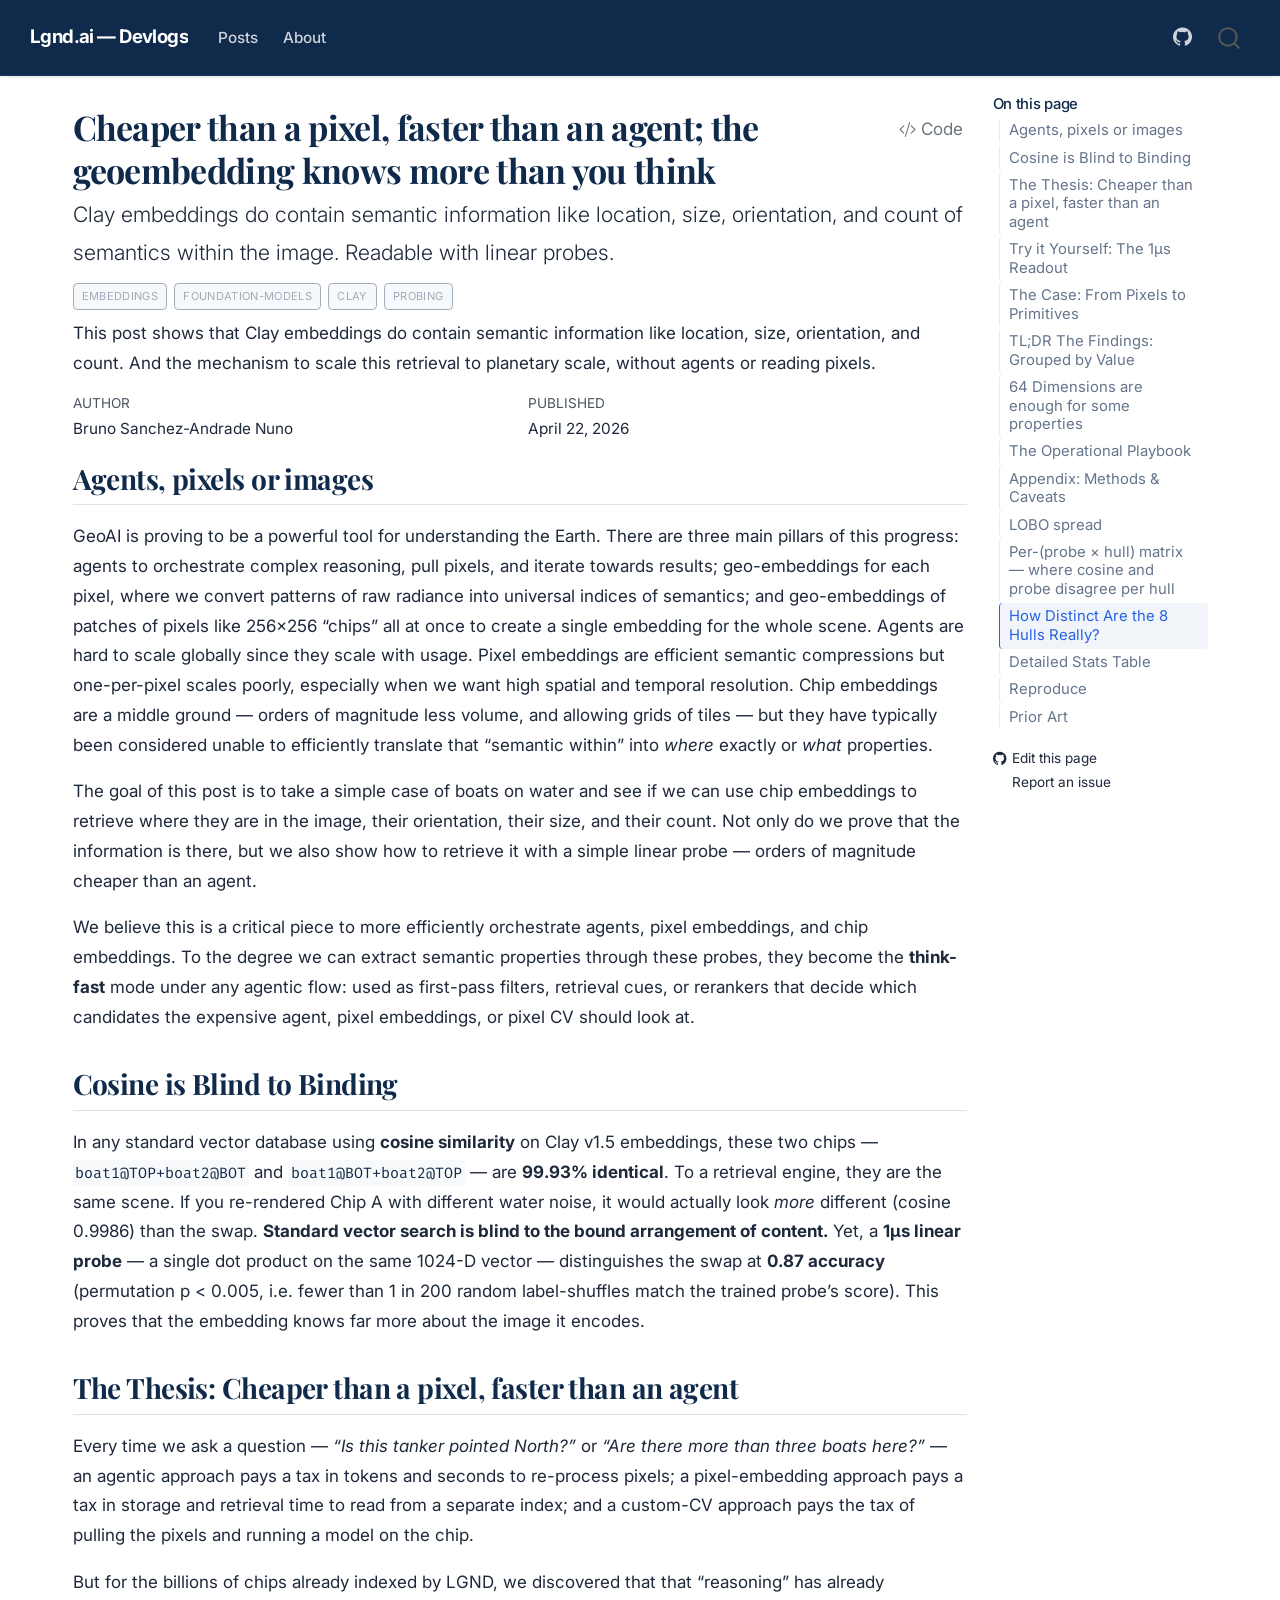
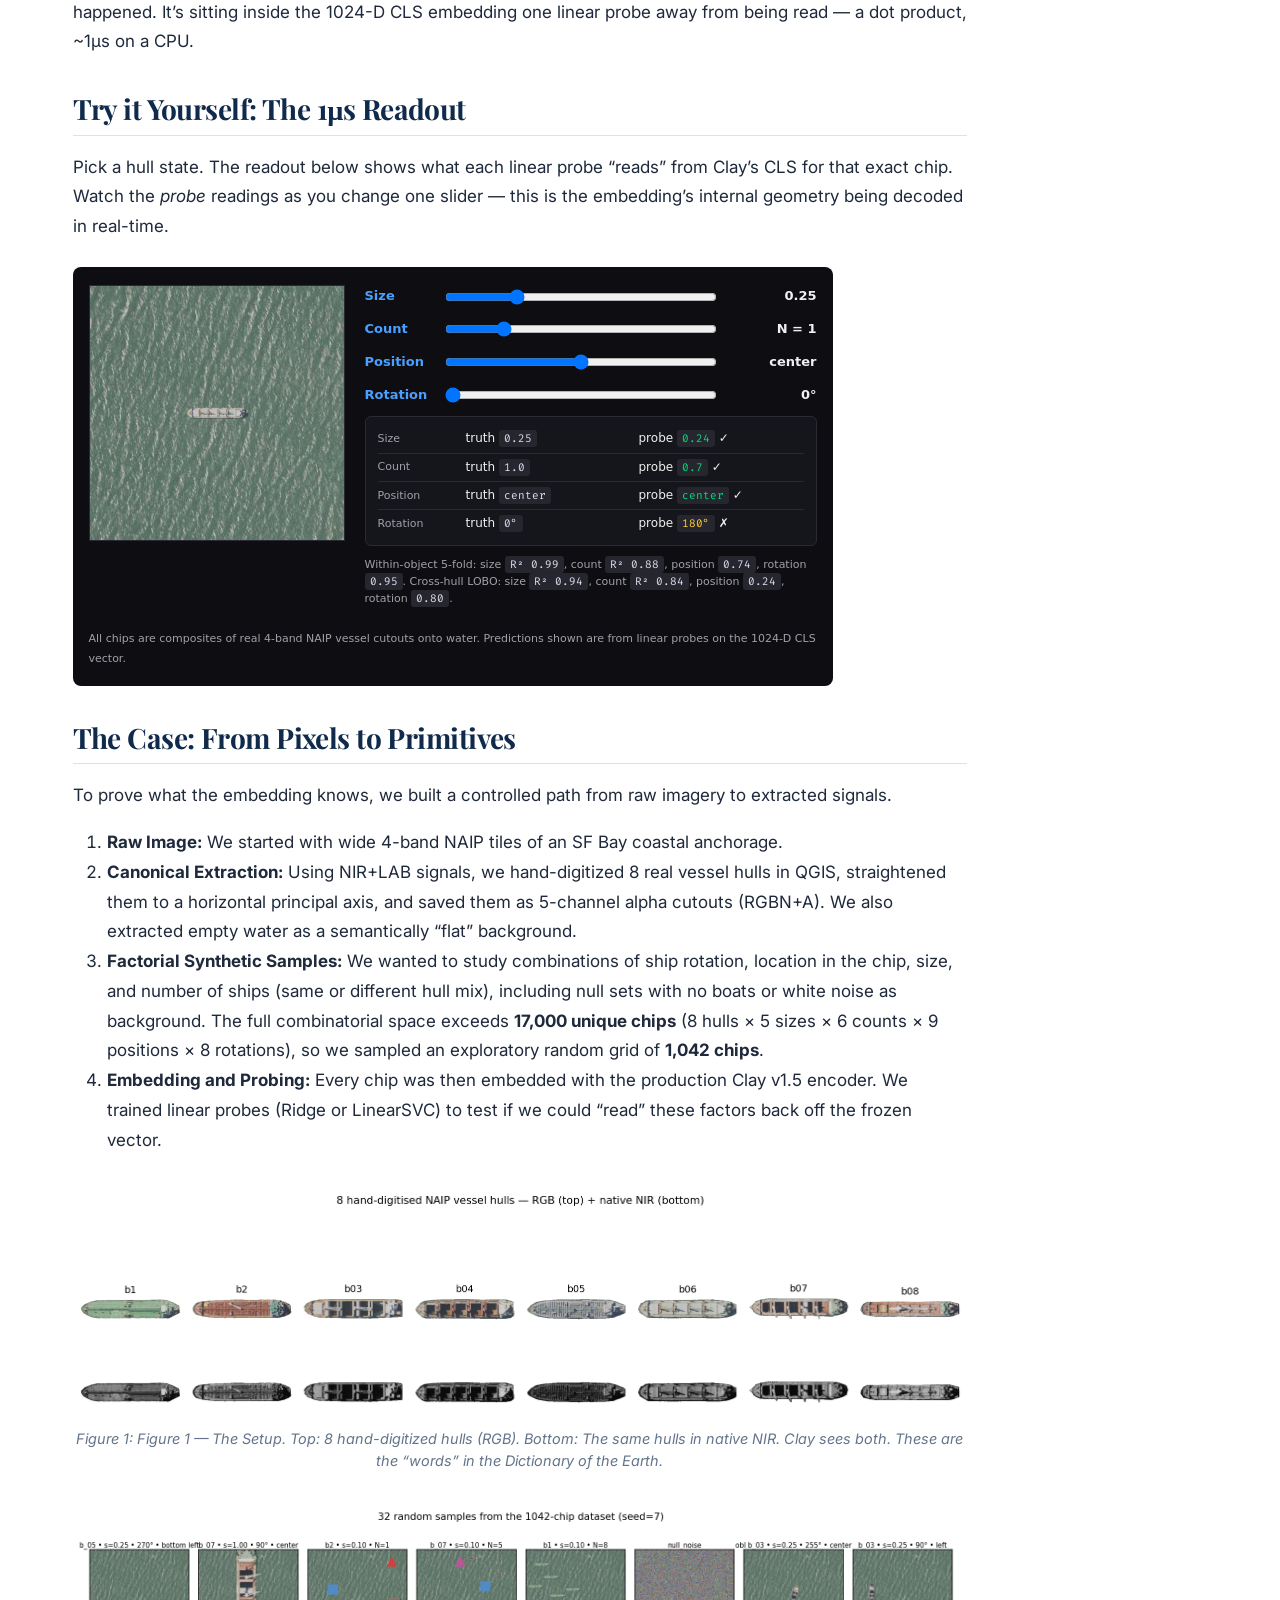
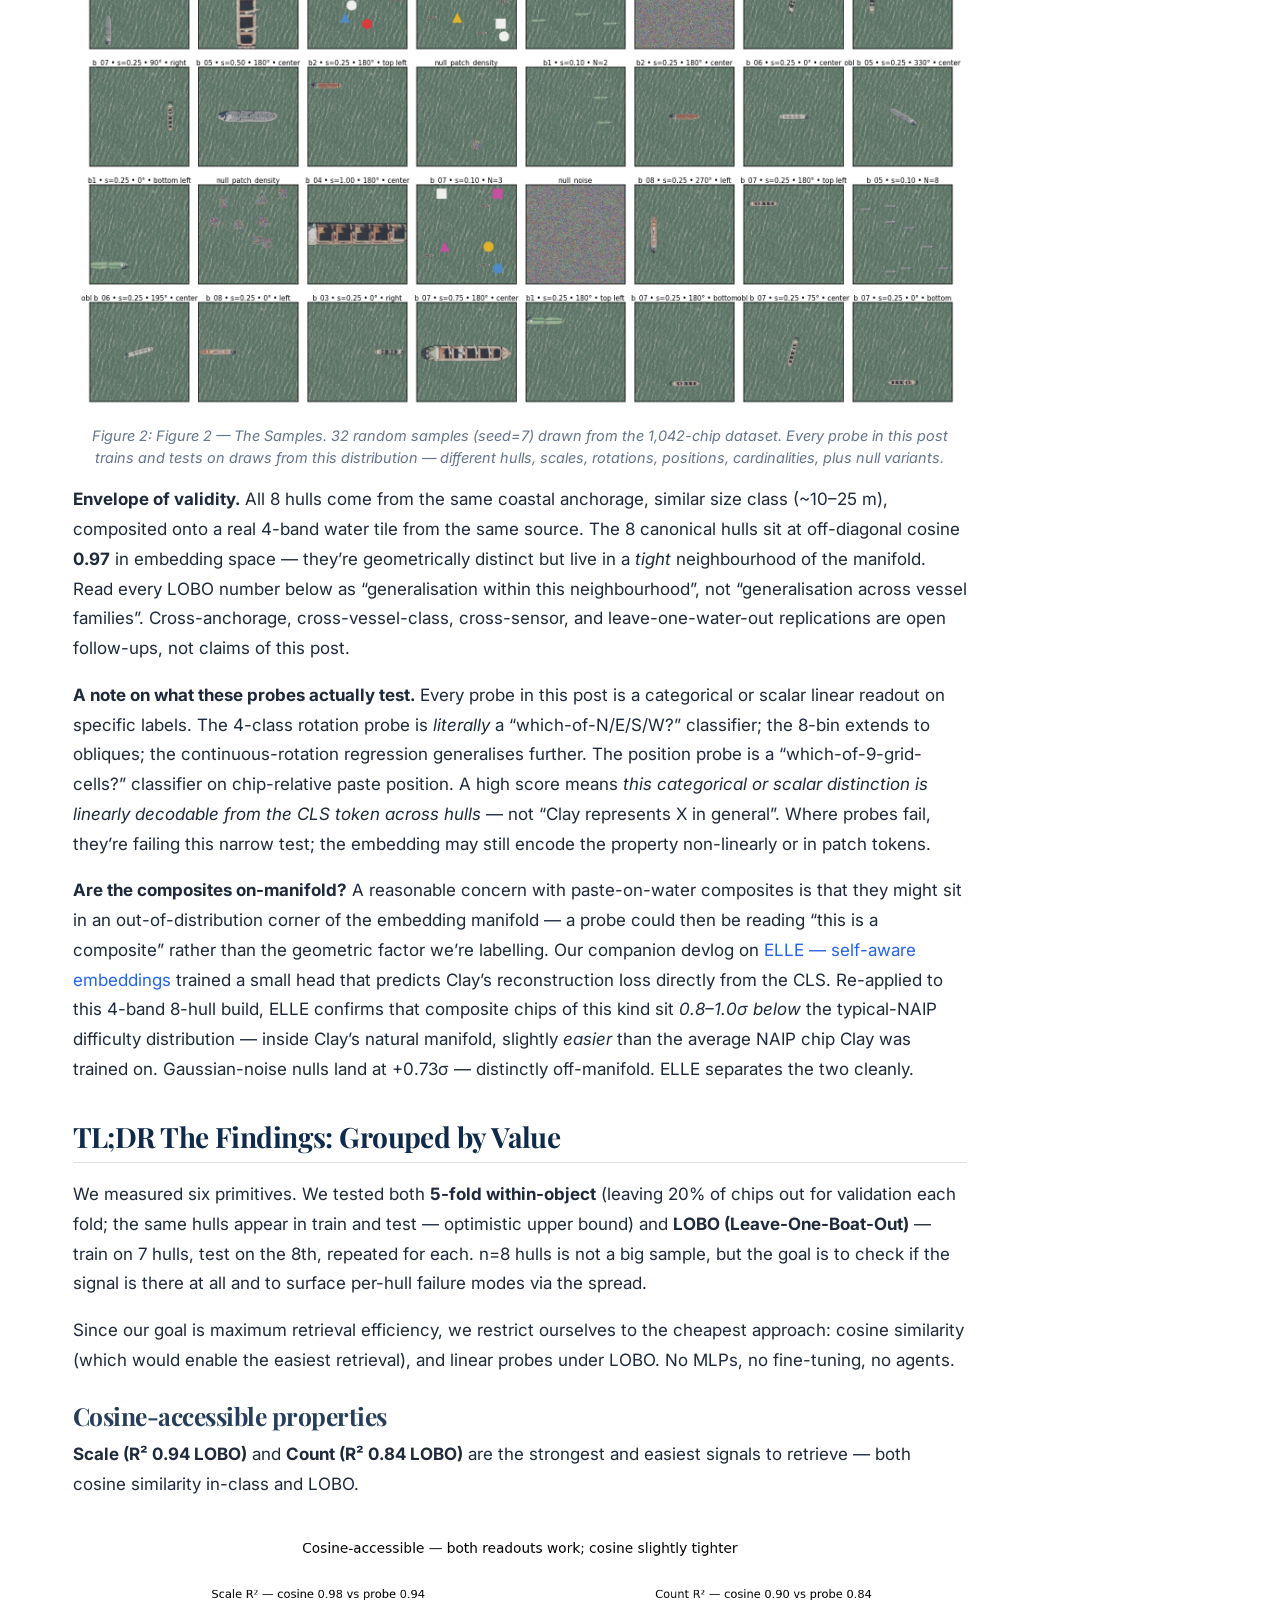
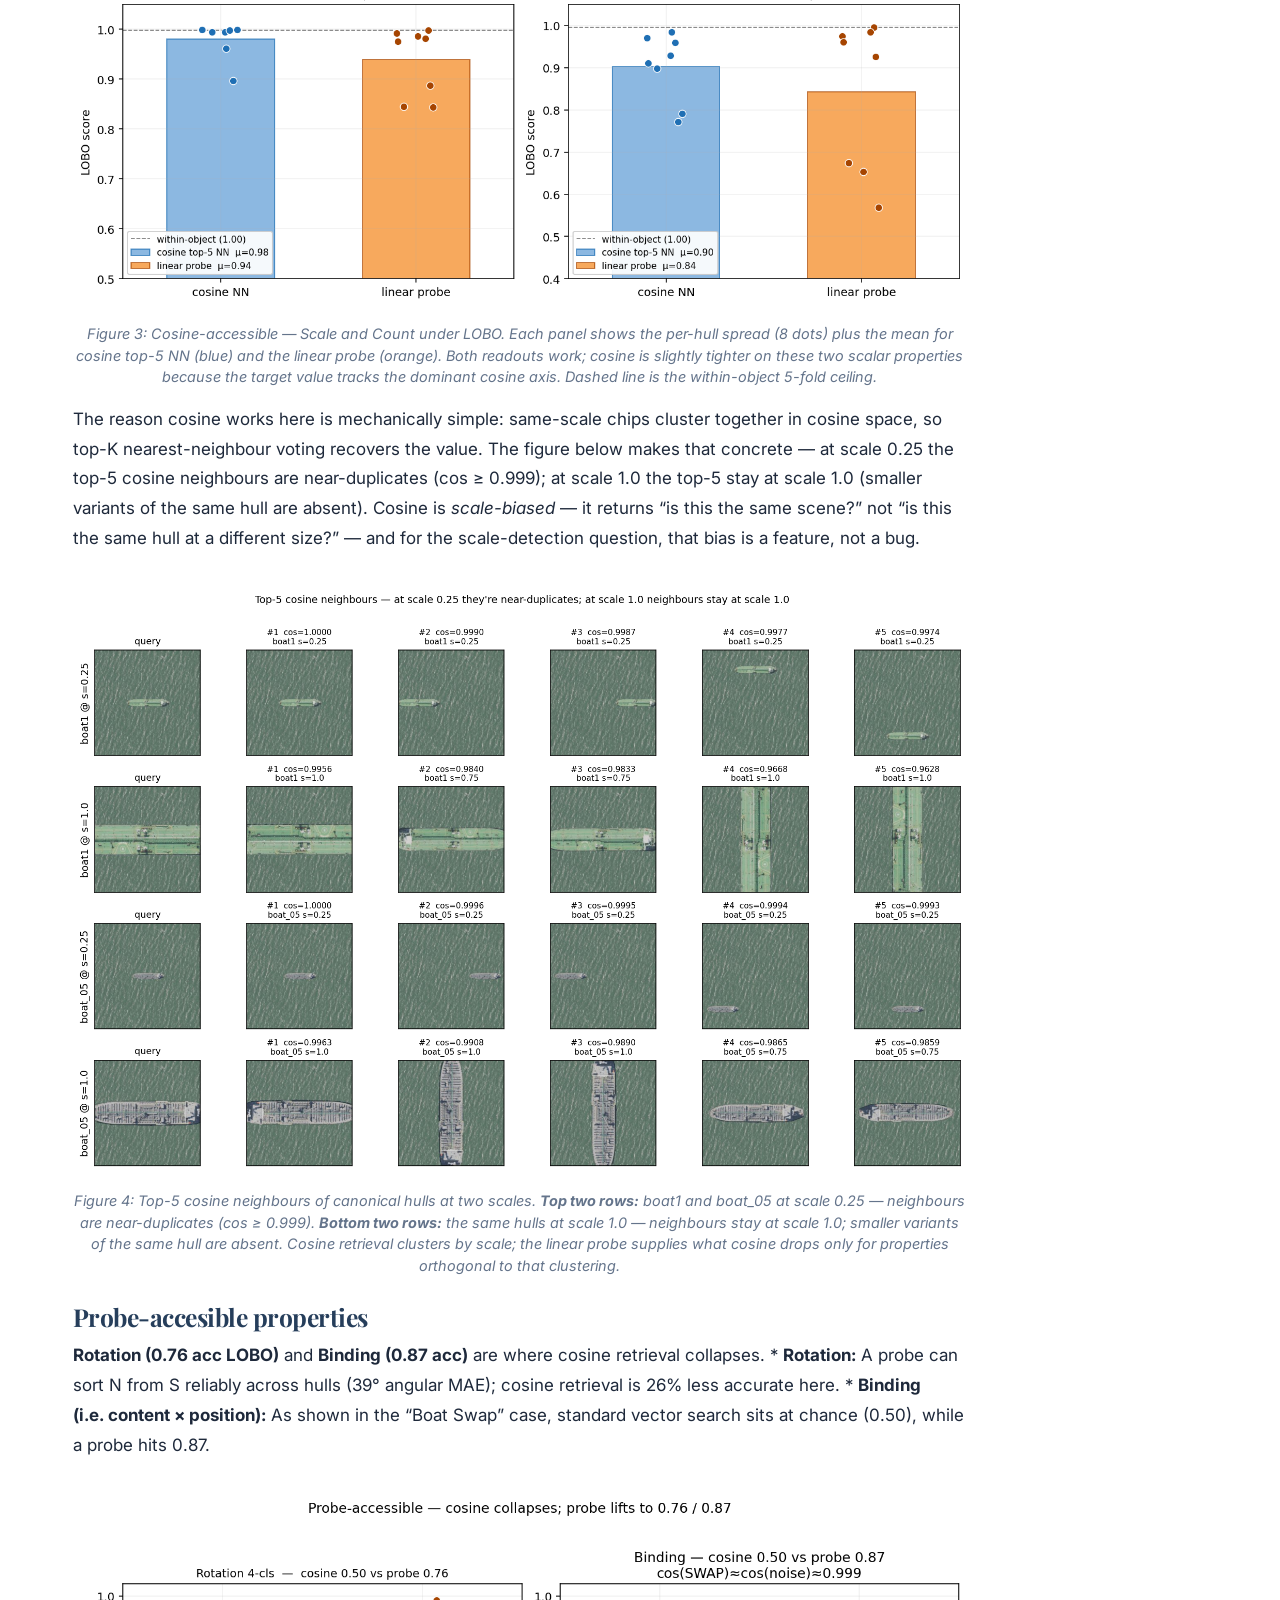
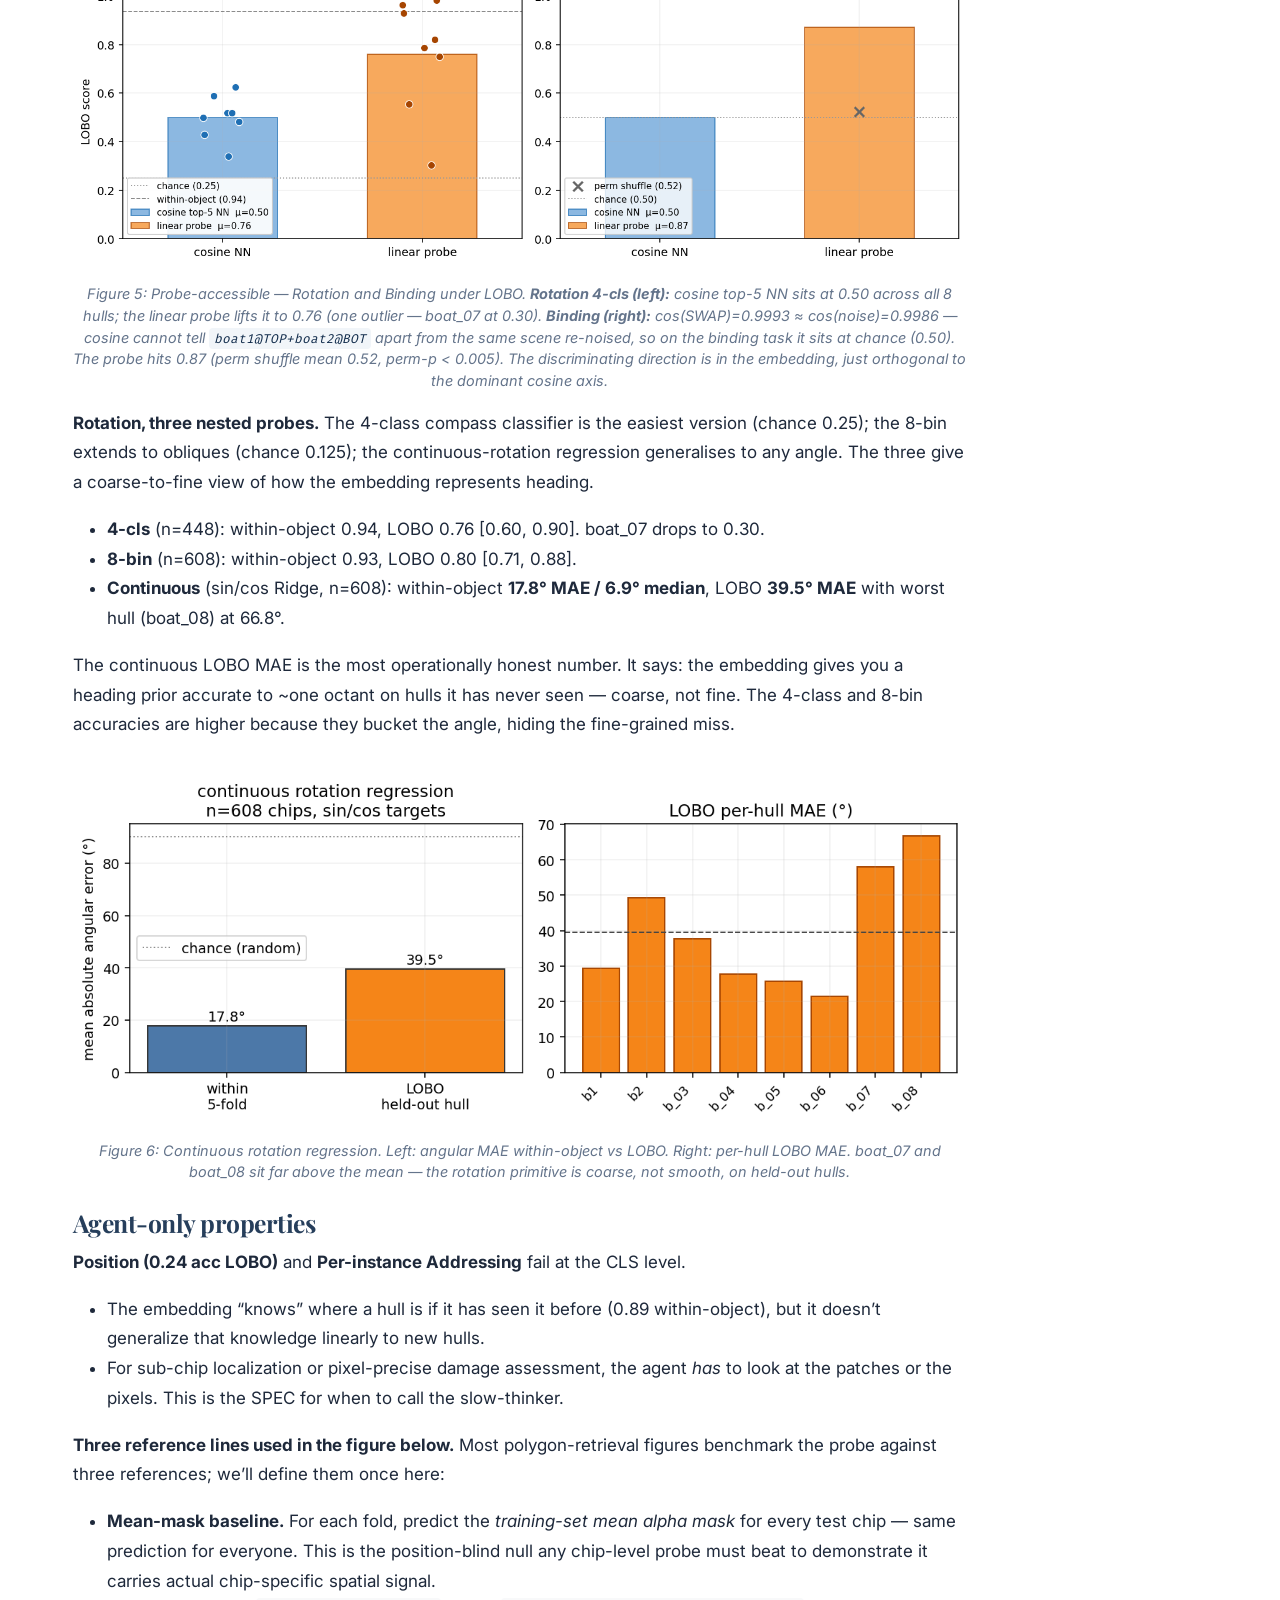
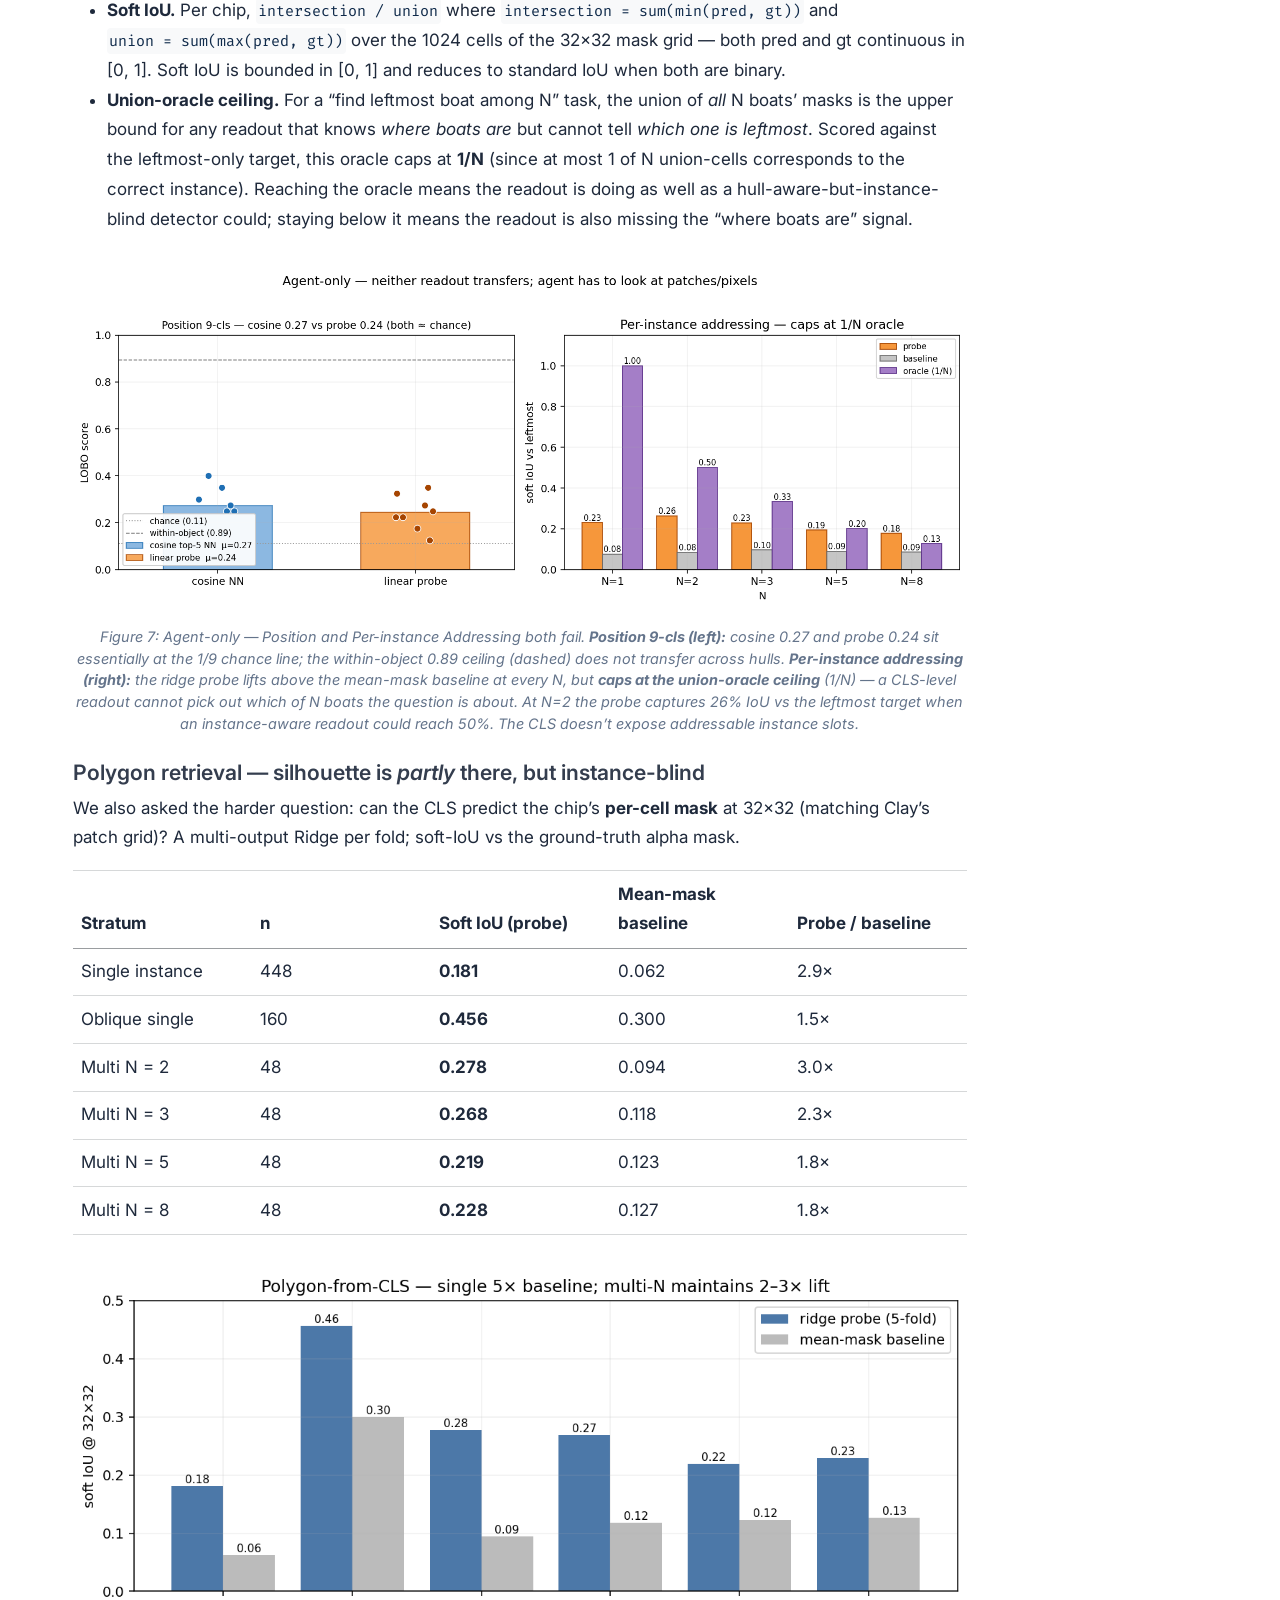
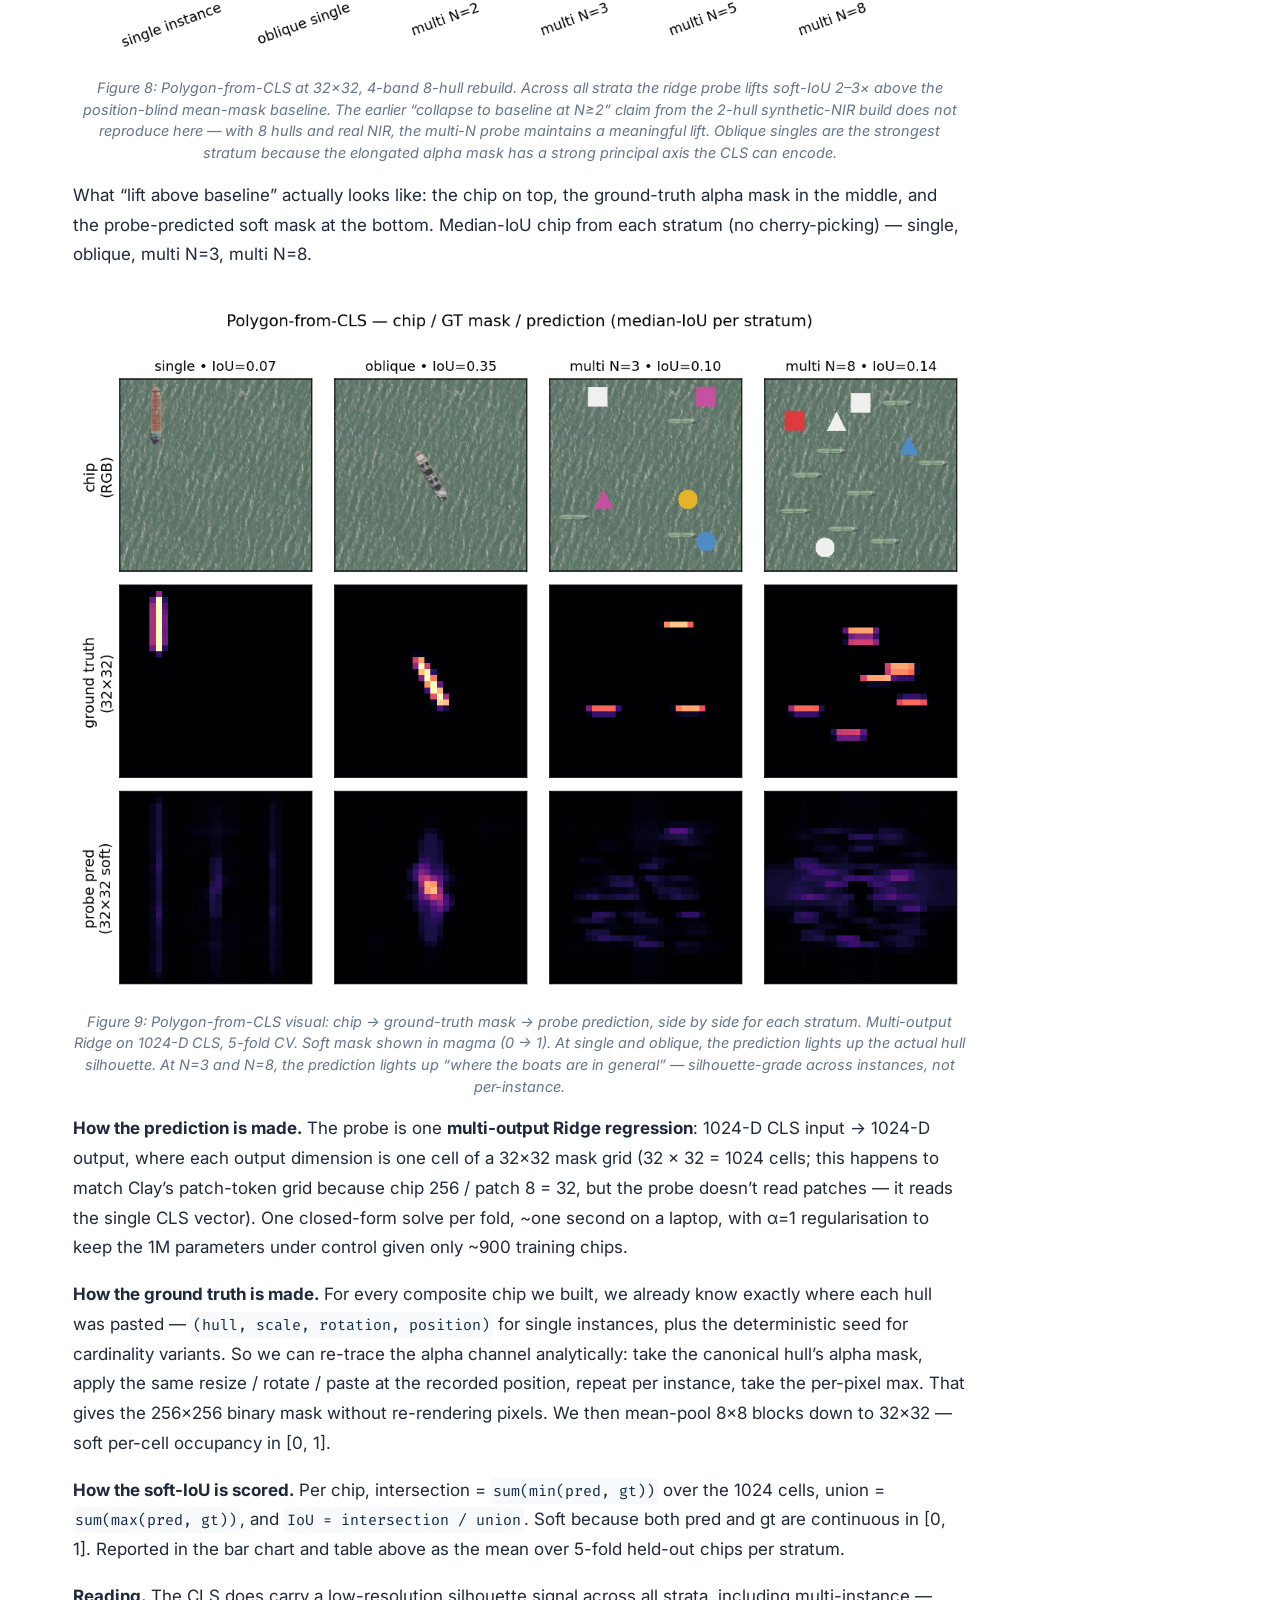
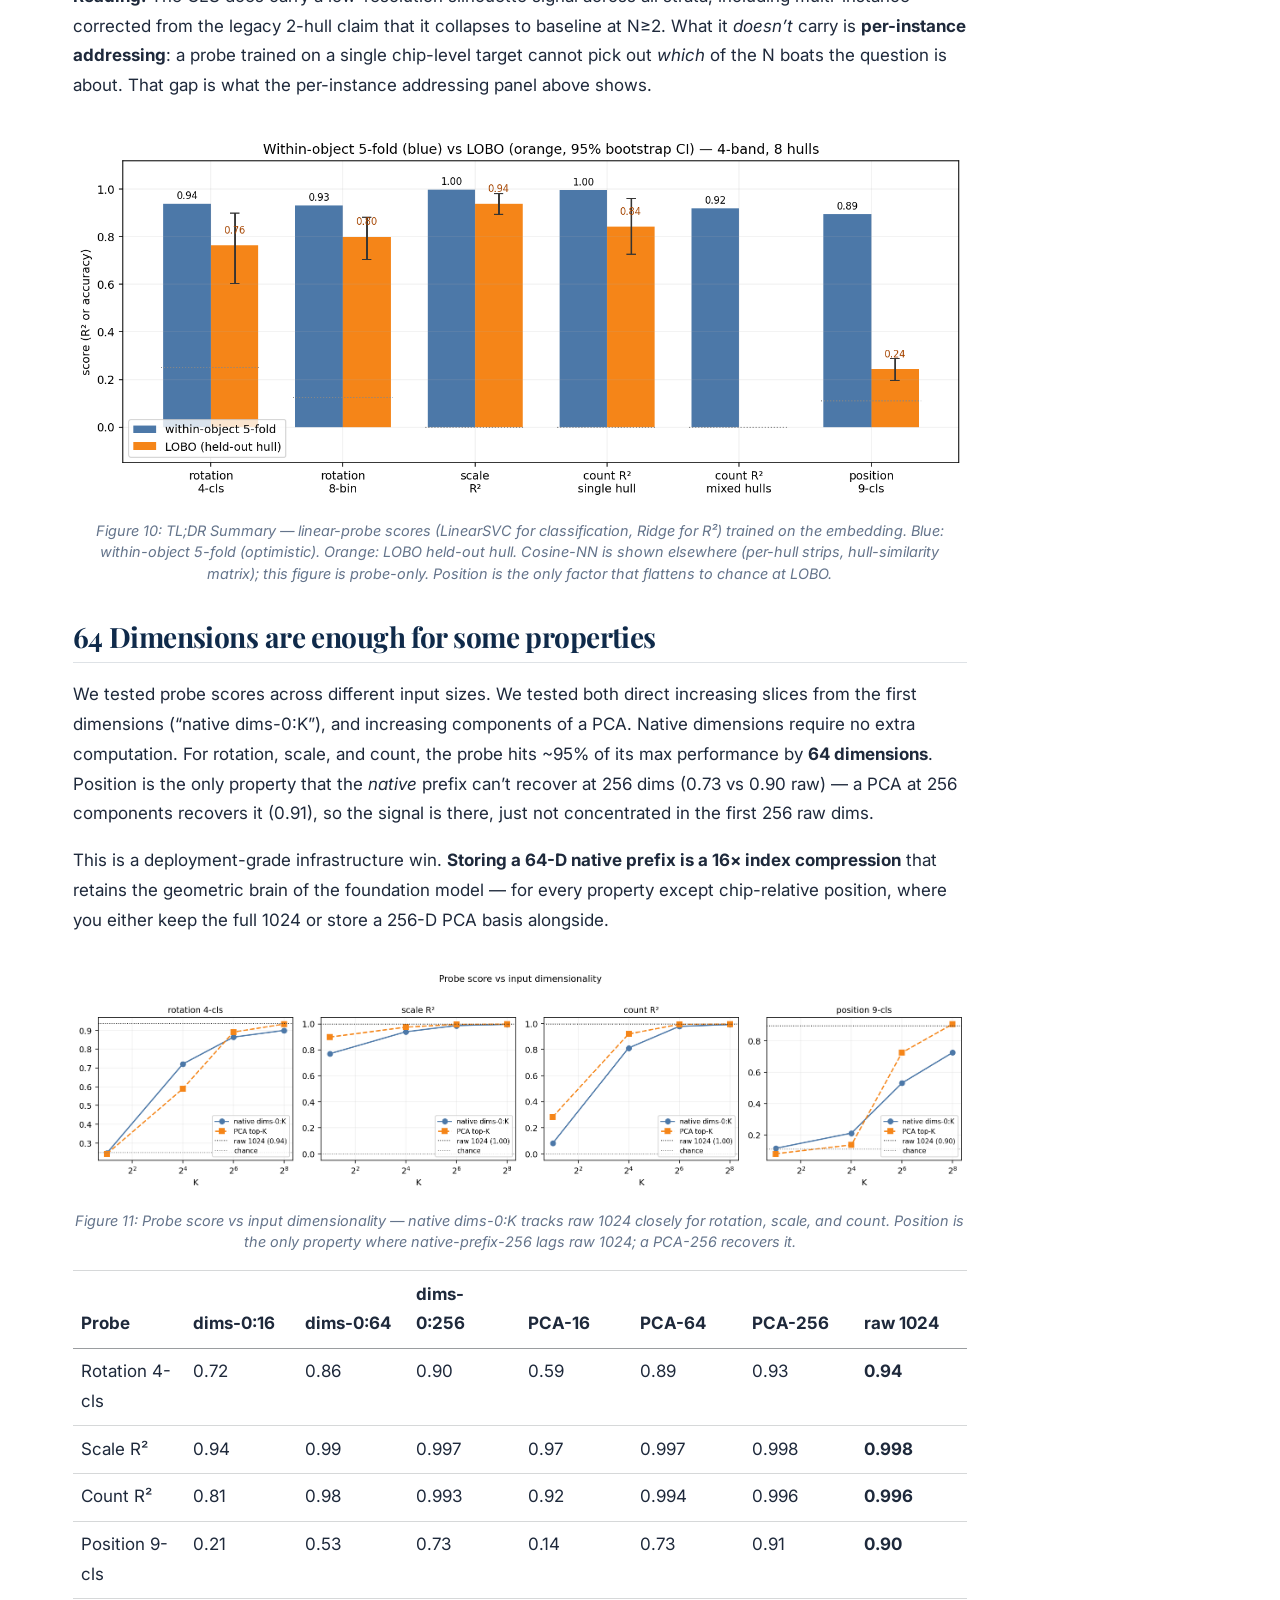
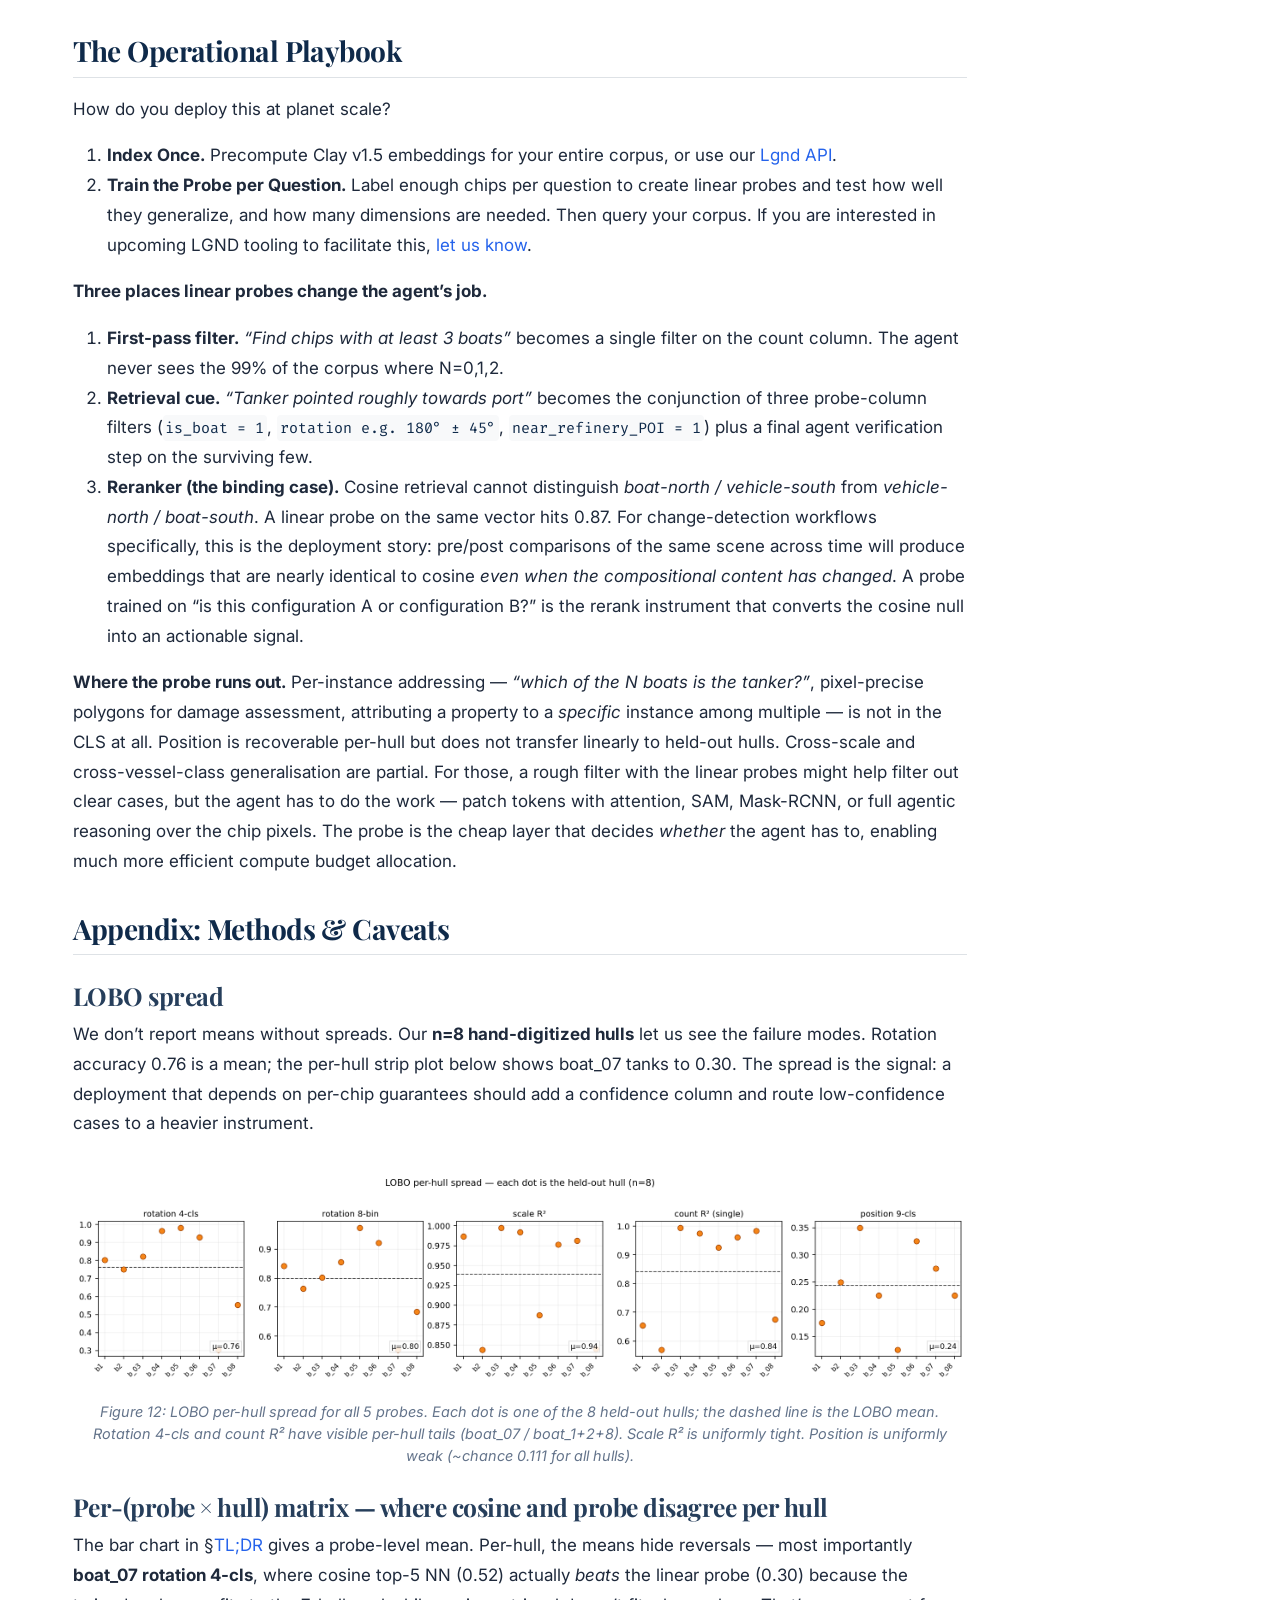
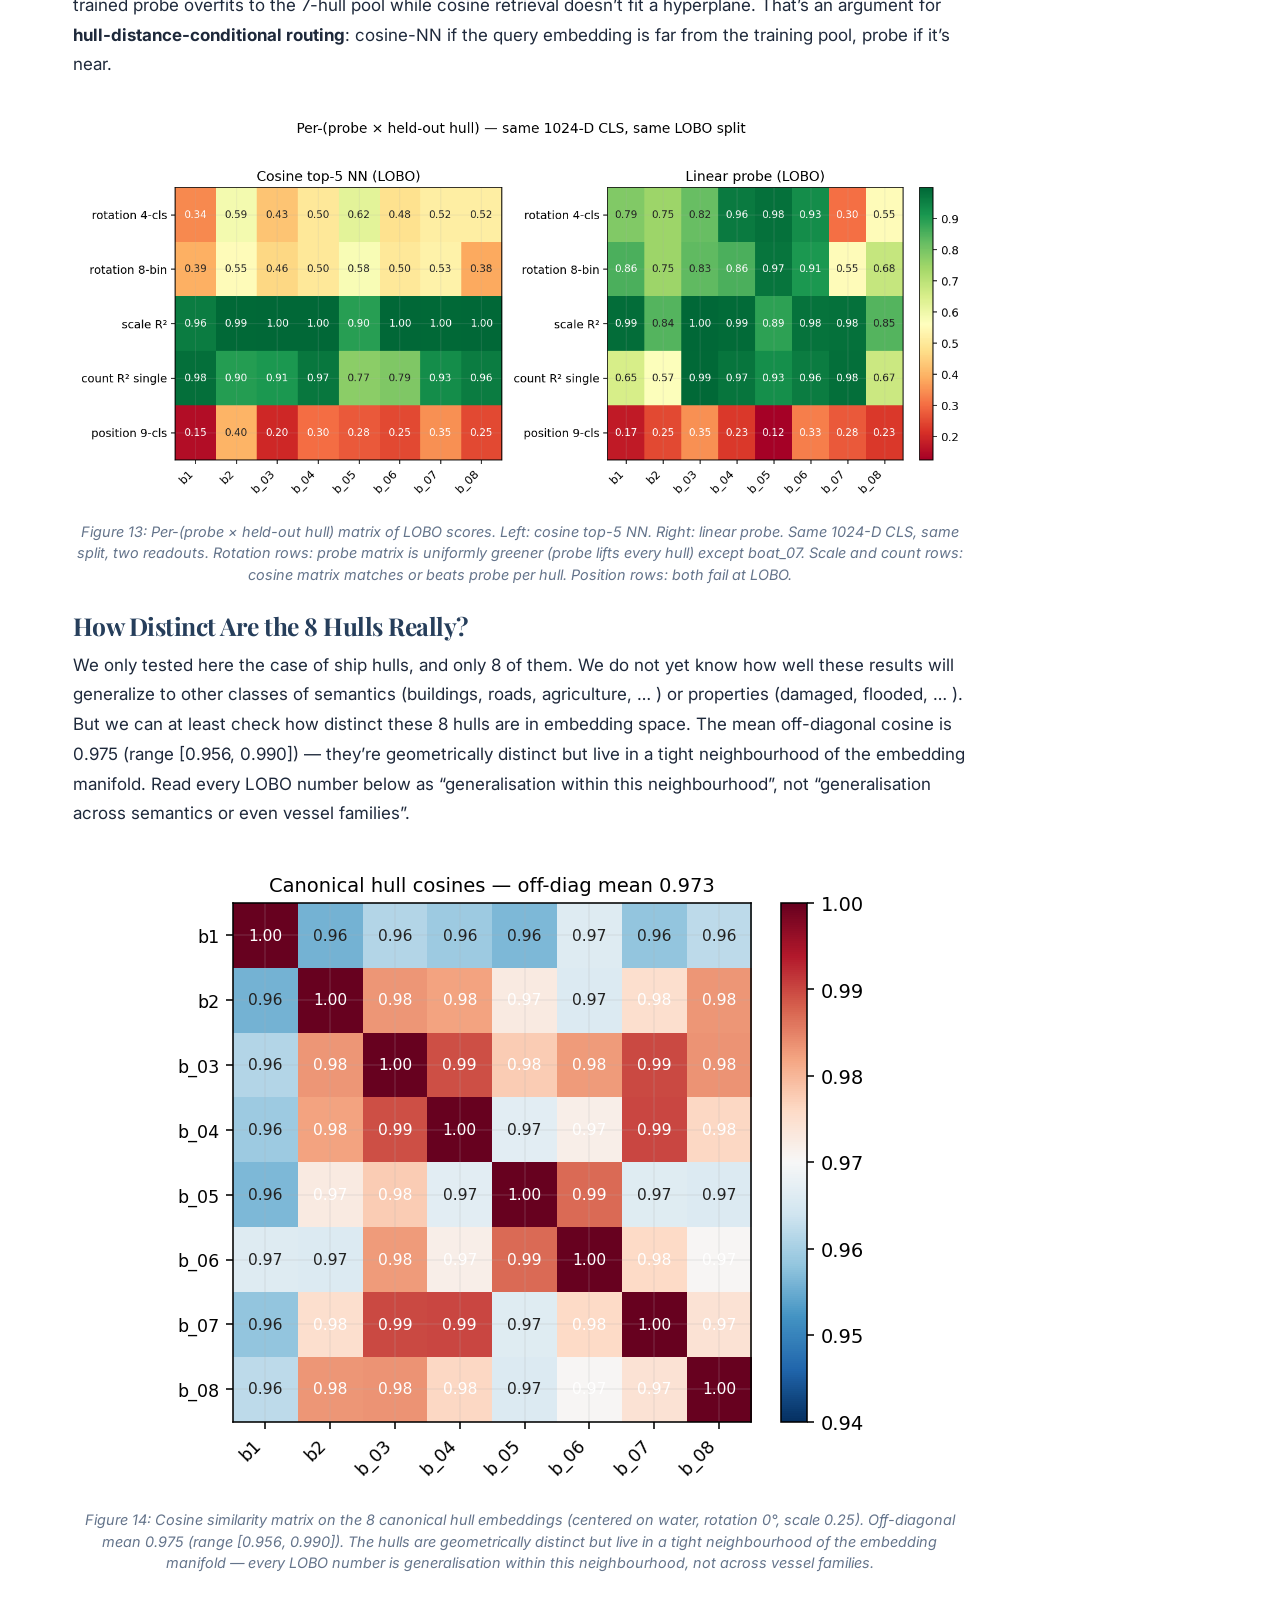
<file: posts/2026-04-22-geometric-probing-clay/index.html>
<!DOCTYPE html>
<html xmlns="http://www.w3.org/1999/xhtml" lang="en" xml:lang="en"><head>

<meta charset="utf-8">
<meta name="generator" content="quarto-1.6.42">

<meta name="viewport" content="width=device-width, initial-scale=1.0, user-scalable=yes">

<meta name="author" content="Bruno Sanchez-Andrade Nuno">
<meta name="dcterms.date" content="2026-04-22">
<meta name="description" content="This post shows that Clay embeddings do contain semantic information like location, size, orientation, and count. And the mechanism to scale this retrieval to planetary scale, without agents or reading pixels.">

<title>Cheaper than a pixel, faster than an agent; the geoembedding knows more than you think – Lgnd.ai — Devlogs</title>
<style>
code{white-space: pre-wrap;}
span.smallcaps{font-variant: small-caps;}
div.columns{display: flex; gap: min(4vw, 1.5em);}
div.column{flex: auto; overflow-x: auto;}
div.hanging-indent{margin-left: 1.5em; text-indent: -1.5em;}
ul.task-list{list-style: none;}
ul.task-list li input[type="checkbox"] {
  width: 0.8em;
  margin: 0 0.8em 0.2em -1em; /* quarto-specific, see https://github.com/quarto-dev/quarto-cli/issues/4556 */ 
  vertical-align: middle;
}
/* CSS for syntax highlighting */
pre > code.sourceCode { white-space: pre; position: relative; }
pre > code.sourceCode > span { line-height: 1.25; }
pre > code.sourceCode > span:empty { height: 1.2em; }
.sourceCode { overflow: visible; }
code.sourceCode > span { color: inherit; text-decoration: inherit; }
div.sourceCode { margin: 1em 0; }
pre.sourceCode { margin: 0; }
@media screen {
div.sourceCode { overflow: auto; }
}
@media print {
pre > code.sourceCode { white-space: pre-wrap; }
pre > code.sourceCode > span { display: inline-block; text-indent: -5em; padding-left: 5em; }
}
pre.numberSource code
  { counter-reset: source-line 0; }
pre.numberSource code > span
  { position: relative; left: -4em; counter-increment: source-line; }
pre.numberSource code > span > a:first-child::before
  { content: counter(source-line);
    position: relative; left: -1em; text-align: right; vertical-align: baseline;
    border: none; display: inline-block;
    -webkit-touch-callout: none; -webkit-user-select: none;
    -khtml-user-select: none; -moz-user-select: none;
    -ms-user-select: none; user-select: none;
    padding: 0 4px; width: 4em;
  }
pre.numberSource { margin-left: 3em;  padding-left: 4px; }
div.sourceCode
  {   }
@media screen {
pre > code.sourceCode > span > a:first-child::before { text-decoration: underline; }
}
</style>


<script src="../../site_libs/quarto-nav/quarto-nav.js"></script>
<script src="../../site_libs/quarto-nav/headroom.min.js"></script>
<script src="../../site_libs/clipboard/clipboard.min.js"></script>
<script src="../../site_libs/quarto-search/autocomplete.umd.js"></script>
<script src="../../site_libs/quarto-search/fuse.min.js"></script>
<script src="../../site_libs/quarto-search/quarto-search.js"></script>
<meta name="quarto:offset" content="../../">
<link href="../../assets/favicon.png" rel="icon" type="image/png">
<script src="../../site_libs/quarto-html/quarto.js"></script>
<script src="../../site_libs/quarto-html/popper.min.js"></script>
<script src="../../site_libs/quarto-html/tippy.umd.min.js"></script>
<script src="../../site_libs/quarto-html/anchor.min.js"></script>
<link href="../../site_libs/quarto-html/tippy.css" rel="stylesheet">
<link href="../../site_libs/quarto-html/quarto-syntax-highlighting-de84f8d6bb715db06a919283c2d1e787.css" rel="stylesheet" id="quarto-text-highlighting-styles">
<script src="../../site_libs/bootstrap/bootstrap.min.js"></script>
<link href="../../site_libs/bootstrap/bootstrap-icons.css" rel="stylesheet">
<link href="../../site_libs/bootstrap/bootstrap-c905b8a6e817e458f08a5f6db4ace8e1.min.css" rel="stylesheet" append-hash="true" id="quarto-bootstrap" data-mode="light">
<script id="quarto-search-options" type="application/json">{
  "location": "navbar",
  "copy-button": false,
  "collapse-after": 3,
  "panel-placement": "end",
  "type": "overlay",
  "limit": 50,
  "keyboard-shortcut": [
    "f",
    "/",
    "s"
  ],
  "show-item-context": false,
  "language": {
    "search-no-results-text": "No results",
    "search-matching-documents-text": "matching documents",
    "search-copy-link-title": "Copy link to search",
    "search-hide-matches-text": "Hide additional matches",
    "search-more-match-text": "more match in this document",
    "search-more-matches-text": "more matches in this document",
    "search-clear-button-title": "Clear",
    "search-text-placeholder": "",
    "search-detached-cancel-button-title": "Cancel",
    "search-submit-button-title": "Submit",
    "search-label": "Search"
  }
}</script>


<link rel="stylesheet" href="../../styles.css">
<meta property="og:title" content="Cheaper than a pixel, faster than an agent; the geoembedding knows more than you think – Lgnd.ai — Devlogs">
<meta property="og:description" content="This post shows that Clay embeddings do contain semantic information like location, size, orientation, and count. And the mechanism to scale this retrieval to planetary scale, without agents or reading pixels.">
<meta property="og:image" content="https://devlogs.lgnd.ai/posts/2026-04-22-geometric-probing-clay/assets/boat1_native_4b.jpg">
<meta property="og:site_name" content="Lgnd.ai — Devlogs">
<meta name="twitter:title" content="Cheaper than a pixel, faster than an agent; the geoembedding knows more than you think – Lgnd.ai — Devlogs">
<meta name="twitter:description" content="This post shows that Clay embeddings do contain semantic information like location, size, orientation, and count. And the mechanism to scale this retrieval to planetary scale, without agents or reading pixels.">
<meta name="twitter:image" content="https://devlogs.lgnd.ai/posts/2026-04-22-geometric-probing-clay/assets/boat1_native_4b.jpg">
<meta name="twitter:card" content="summary_large_image">
</head>

<body class="nav-fixed">

<div id="quarto-search-results"></div>
  <header id="quarto-header" class="headroom fixed-top">
    <nav class="navbar navbar-expand-lg " data-bs-theme="dark">
      <div class="navbar-container container-fluid">
      <div class="navbar-brand-container mx-auto">
    <a class="navbar-brand" href="../../index.html">
    <span class="navbar-title">Lgnd.ai — Devlogs</span>
    </a>
  </div>
            <div id="quarto-search" class="" title="Search"></div>
          <button class="navbar-toggler" type="button" data-bs-toggle="collapse" data-bs-target="#navbarCollapse" aria-controls="navbarCollapse" role="menu" aria-expanded="false" aria-label="Toggle navigation" onclick="if (window.quartoToggleHeadroom) { window.quartoToggleHeadroom(); }">
  <span class="navbar-toggler-icon"></span>
</button>
          <div class="collapse navbar-collapse" id="navbarCollapse">
            <ul class="navbar-nav navbar-nav-scroll me-auto">
  <li class="nav-item">
    <a class="nav-link" href="../../index.html"> 
<span class="menu-text">Posts</span></a>
  </li>  
  <li class="nav-item">
    <a class="nav-link" href="../../about.html"> 
<span class="menu-text">About</span></a>
  </li>  
</ul>
            <ul class="navbar-nav navbar-nav-scroll ms-auto">
  <li class="nav-item compact">
    <a class="nav-link" href="https://github.com/EarthLegend"> <i class="bi bi-github" role="img" aria-label="GitHub">
</i> 
<span class="menu-text"></span></a>
  </li>  
</ul>
          </div> <!-- /navcollapse -->
            <div class="quarto-navbar-tools">
</div>
      </div> <!-- /container-fluid -->
    </nav>
</header>
<!-- content -->
<div id="quarto-content" class="quarto-container page-columns page-rows-contents page-layout-full page-navbar">
<!-- sidebar -->
<!-- margin-sidebar -->
    <div id="quarto-margin-sidebar" class="sidebar margin-sidebar">
        <nav id="TOC" role="doc-toc" class="toc-active">
    <h2 id="toc-title">On this page</h2>
   
  <ul>
  <li><a href="#agents-pixels-or-images" id="toc-agents-pixels-or-images" class="nav-link active" data-scroll-target="#agents-pixels-or-images">Agents, pixels or images</a></li>
  <li><a href="#cosine-is-blind-to-binding" id="toc-cosine-is-blind-to-binding" class="nav-link" data-scroll-target="#cosine-is-blind-to-binding">Cosine is Blind to Binding</a></li>
  <li><a href="#the-thesis-cheaper-than-a-pixel-faster-than-an-agent" id="toc-the-thesis-cheaper-than-a-pixel-faster-than-an-agent" class="nav-link" data-scroll-target="#the-thesis-cheaper-than-a-pixel-faster-than-an-agent">The Thesis: Cheaper than a pixel, faster than an agent</a></li>
  <li><a href="#widget" id="toc-widget" class="nav-link" data-scroll-target="#widget">Try it Yourself: The 1µs Readout</a></li>
  <li><a href="#the-case-from-pixels-to-primitives" id="toc-the-case-from-pixels-to-primitives" class="nav-link" data-scroll-target="#the-case-from-pixels-to-primitives">The Case: From Pixels to Primitives</a></li>
  <li><a href="#tldr-the-findings-grouped-by-value" id="toc-tldr-the-findings-grouped-by-value" class="nav-link" data-scroll-target="#tldr-the-findings-grouped-by-value">TL;DR The Findings: Grouped by Value</a>
  <ul class="collapse">
  <li><a href="#cosine-accessible-properties" id="toc-cosine-accessible-properties" class="nav-link" data-scroll-target="#cosine-accessible-properties">Cosine-accessible properties</a></li>
  <li><a href="#probe-accesible-properties" id="toc-probe-accesible-properties" class="nav-link" data-scroll-target="#probe-accesible-properties">Probe-accesible properties</a></li>
  <li><a href="#agent-only-properties" id="toc-agent-only-properties" class="nav-link" data-scroll-target="#agent-only-properties">Agent-only properties</a></li>
  </ul></li>
  <li><a href="#dimensions-are-enough-for-some-properties" id="toc-dimensions-are-enough-for-some-properties" class="nav-link" data-scroll-target="#dimensions-are-enough-for-some-properties">64 Dimensions are enough for some properties</a></li>
  <li><a href="#the-operational-playbook" id="toc-the-operational-playbook" class="nav-link" data-scroll-target="#the-operational-playbook">The Operational Playbook</a></li>
  <li><a href="#appendix-methods-caveats" id="toc-appendix-methods-caveats" class="nav-link" data-scroll-target="#appendix-methods-caveats">Appendix: Methods &amp; Caveats</a>
  <ul class="collapse">
  <li><a href="#lobo-spread" id="toc-lobo-spread" class="nav-link" data-scroll-target="#lobo-spread">LOBO spread</a></li>
  <li><a href="#per-probe-hull-matrix-where-cosine-and-probe-disagree-per-hull" id="toc-per-probe-hull-matrix-where-cosine-and-probe-disagree-per-hull" class="nav-link" data-scroll-target="#per-probe-hull-matrix-where-cosine-and-probe-disagree-per-hull">Per-(probe × hull) matrix — where cosine and probe disagree per hull</a></li>
  <li><a href="#how-distinct-are-the-8-hulls-really" id="toc-how-distinct-are-the-8-hulls-really" class="nav-link" data-scroll-target="#how-distinct-are-the-8-hulls-really">How Distinct Are the 8 Hulls Really?</a></li>
  <li><a href="#detailed-stats-table" id="toc-detailed-stats-table" class="nav-link" data-scroll-target="#detailed-stats-table">Detailed Stats Table</a></li>
  <li><a href="#reproduce" id="toc-reproduce" class="nav-link" data-scroll-target="#reproduce">Reproduce</a></li>
  </ul></li>
  <li><a href="#prior-art" id="toc-prior-art" class="nav-link" data-scroll-target="#prior-art">Prior Art</a></li>
  </ul>
<div class="toc-actions"><ul><li><a href="https://github.com/EarthLegend/devlogs/edit/main/posts/2026-04-22-geometric-probing-clay/index.qmd" class="toc-action"><i class="bi bi-github"></i>Edit this page</a></li><li><a href="https://github.com/EarthLegend/devlogs/issues/new" class="toc-action"><i class="bi empty"></i>Report an issue</a></li></ul></div></nav>
    </div>
<!-- main -->
<main class="content column-page-left" id="quarto-document-content">

<header id="title-block-header" class="quarto-title-block default">
<div class="quarto-title">
<div class="quarto-title-block"><div><h1 class="title">Cheaper than a pixel, faster than an agent; the geoembedding knows more than you think</h1><button type="button" class="btn code-tools-button" id="quarto-code-tools-source"><i class="bi"></i> Code</button></div></div>
<p class="subtitle lead">Clay embeddings do contain semantic information like location, size, orientation, and count of semantics within the image. Readable with linear probes.</p>
  <div class="quarto-categories">
    <div class="quarto-category">embeddings</div>
    <div class="quarto-category">foundation-models</div>
    <div class="quarto-category">clay</div>
    <div class="quarto-category">probing</div>
  </div>
  </div>

<div>
  <div class="description">
    This post shows that Clay embeddings do contain semantic information like location, size, orientation, and count. And the mechanism to scale this retrieval to planetary scale, without agents or reading pixels.
  </div>
</div>


<div class="quarto-title-meta column-page-left">

    <div>
    <div class="quarto-title-meta-heading">Author</div>
    <div class="quarto-title-meta-contents">
             <p>Bruno Sanchez-Andrade Nuno </p>
          </div>
  </div>
    
    <div>
    <div class="quarto-title-meta-heading">Published</div>
    <div class="quarto-title-meta-contents">
      <p class="date">April 22, 2026</p>
    </div>
  </div>
  
    
  </div>
  


</header>


<section id="agents-pixels-or-images" class="level2">
<h2 class="anchored" data-anchor-id="agents-pixels-or-images">Agents, pixels or images</h2>
<p>GeoAI is proving to be a powerful tool for understanding the Earth. There are three main pillars of this progress: agents to orchestrate complex reasoning, pull pixels, and iterate towards results; geo-embeddings for each pixel, where we convert patterns of raw radiance into universal indices of semantics; and geo-embeddings of patches of pixels like 256×256 “chips” all at once to create a single embedding for the whole scene. Agents are hard to scale globally since they scale with usage. Pixel embeddings are efficient semantic compressions but one-per-pixel scales poorly, especially when we want high spatial and temporal resolution. Chip embeddings are a middle ground — orders of magnitude less volume, and allowing grids of tiles — but they have typically been considered unable to efficiently translate that “semantic within” into <em>where</em> exactly or <em>what</em> properties.</p>
<p>The goal of this post is to take a simple case of boats on water and see if we can use chip embeddings to retrieve where they are in the image, their orientation, their size, and their count. Not only do we prove that the information is there, but we also show how to retrieve it with a simple linear probe — orders of magnitude cheaper than an agent.</p>
<p>We believe this is a critical piece to more efficiently orchestrate agents, pixel embeddings, and chip embeddings. To the degree we can extract semantic properties through these probes, they become the <strong>think-fast</strong> mode under any agentic flow: used as first-pass filters, retrieval cues, or rerankers that decide which candidates the expensive agent, pixel embeddings, or pixel CV should look at.</p>
</section>
<section id="cosine-is-blind-to-binding" class="level2">
<h2 class="anchored" data-anchor-id="cosine-is-blind-to-binding">Cosine is Blind to Binding</h2>
<p>In any standard vector database using <strong>cosine similarity</strong> on Clay v1.5 embeddings, these two chips — <code>boat1@TOP+boat2@BOT</code> and <code>boat1@BOT+boat2@TOP</code> — are <strong>99.93% identical</strong>. To a retrieval engine, they are the same scene. If you re-rendered Chip A with different water noise, it would actually look <em>more</em> different (cosine 0.9986) than the swap. <strong>Standard vector search is blind to the bound arrangement of content.</strong> Yet, a <strong>1µs linear probe</strong> — a single dot product on the same 1024-D vector — distinguishes the swap at <strong>0.87 accuracy</strong> (permutation p &lt; 0.005, i.e.&nbsp;fewer than 1 in 200 random label-shuffles match the trained probe’s score). This proves that the embedding knows far more about the image it encodes.</p>
</section>
<section id="the-thesis-cheaper-than-a-pixel-faster-than-an-agent" class="level2">
<h2 class="anchored" data-anchor-id="the-thesis-cheaper-than-a-pixel-faster-than-an-agent">The Thesis: Cheaper than a pixel, faster than an agent</h2>
<p>Every time we ask a question — <em>“Is this tanker pointed North?”</em> or <em>“Are there more than three boats here?”</em> — an agentic approach pays a tax in tokens and seconds to re-process pixels; a pixel-embedding approach pays a tax in storage and retrieval time to read from a separate index; and a custom-CV approach pays the tax of pulling the pixels and running a model on the chip.</p>
<p>But for the billions of chips already indexed by LGND, we discovered that that “reasoning” has already happened. It’s sitting inside the 1024-D CLS embedding one linear probe away from being read — a dot product, ~1µs on a CPU.</p>
</section>
<section id="widget" class="level2">
<h2 class="anchored" data-anchor-id="widget">Try it Yourself: The 1µs Readout</h2>
<p>Pick a hull state. The readout below shows what each linear probe “reads” from Clay’s CLS for that exact chip. Watch the <em>probe</em> readings as you change one slider — this is the embedding’s internal geometry being decoded in real-time.</p>
<style>
  #pw4 { background:#0e0e12; color:#f0f0f0; padding:18px 16px; border-radius:8px; font-family: ui-sans-serif,system-ui,sans-serif; margin:1.5em 0; max-width:760px; }
  #pw4 .row { display:grid; grid-template-columns: 256px 1fr; gap:20px; align-items:flex-start; }
  @media (max-width: 600px) { #pw4 .row { grid-template-columns: 1fr; } }
  #pw4 img, #pw4 canvas { width:100%; max-width:256px; aspect-ratio:1/1; border:1px solid #2a2a32; image-rendering:pixelated; background:#000; display:block; }
  #pw4 .controls > * { margin-bottom:10px; }
  #pw4 .axisrow { display:grid; grid-template-columns: 70px 1fr 90px; gap:10px; align-items:center; }
  #pw4 .axislbl { color:#4aa0ff; font-weight:600; font-size:13px; }
  #pw4 .axislvl { color:#f0f0f0; font-size:13px; font-weight:600; text-align:right; }
  #pw4 .controls input[type=range] { width:100%; }
  #pw4 .reads { background:#15151c; border:1px solid #2a2a32; border-radius:6px; padding:8px 12px; font-size:12px; line-height:1.6; margin-top:6px; }
  #pw4 .reading { display:grid; grid-template-columns: 80px 1fr 1fr; gap:8px; padding:4px 0; align-items:center; }
  #pw4 .reading + .reading { border-top:1px solid #2a2a32; }
  #pw4 .reading .axis { color:#a0a0a8; font-size:11px; }
  #pw4 code { background:#26262e; color:#dde; padding:1px 5px; border-radius:3px; font-size:11px; }
  #pw4 .ok { color:#00dc78; }
  #pw4 .miss { color:#ffcc33; }
  #pw4 .none { color:#888; font-style:italic; }
  #pw4 .stats { color:#a0a0a8; font-size:11px; margin-top:8px; line-height:1.55; }
  #pw4 .footnote { color:#a0a0a8; font-size:11px; margin-top:12px; }
  #pw4 .nomatch { color:#ffcc33; font-size:12px; margin-top:6px; }
</style>

<div id="pw4">
  <div class="row">
    <div>
      <canvas id="pw4Chip" width="256" height="256" aria-label="composite chip painted live in the browser"></canvas>
      <div class="nomatch" id="pw4NoMatch"></div>
    </div>
    <div class="controls">
      <div class="axisrow">
        <div class="axislbl">Size</div>
        <input id="pw4Size" type="range" min="0" step="1" value="1">
        <div class="axislvl" id="pw4SizeLvl">—</div>
      </div>
      <div class="axisrow">
        <div class="axislbl">Count</div>
        <input id="pw4Count" type="range" min="0" step="1" value="1">
        <div class="axislvl" id="pw4CountLvl">—</div>
      </div>
      <div class="axisrow">
        <div class="axislbl">Position</div>
        <input id="pw4Pos" type="range" min="0" step="1" value="4">
        <div class="axislvl" id="pw4PosLvl">—</div>
      </div>
      <div class="axisrow">
        <div class="axislbl">Rotation</div>
        <input id="pw4Rot" type="range" min="0" step="1" value="0">
        <div class="axislvl" id="pw4RotLvl">—</div>
      </div>
      <div class="reads" id="pw4Reads">…</div>
      <div class="stats" id="pw4Stats"></div>
    </div>
  </div>
  <div class="footnote">All chips are composites of real 4-band NAIP vessel cutouts onto water. Predictions shown are from linear probes on the 1024-D CLS vector.</div>
</div>

<script>
(function () {
  const root = document.getElementById('pw4');
  if (!root) return;
  const CHIP = 256;
  const POS9 = {
    top_left:    [0.20, 0.20], top:    [0.50, 0.20], top_right:    [0.80, 0.20],
    left:        [0.20, 0.50], center: [0.50, 0.50], right:        [0.80, 0.50],
    bottom_left: [0.20, 0.80], bottom: [0.50, 0.80], bottom_right: [0.80, 0.80],
  };
  const HULL = 'boat_06';
  const HULL_FILE = 'canonical_boat_06_4b_preview.png';
  const WATER_FILE = 'water_native_4b.jpg';
  const fmtPos = v => v ? v.replace(/_/g, ' ') : '—';
  const fmtHull = h => h ? h.replace(/^boat_?/, 'b') : '—';
  function loadImg(src) {
    return new Promise((resolve, reject) => {
      const img = new Image();
      img.onload = () => resolve(img);
      img.onerror = () => reject(new Error('failed to load ' + src));
      img.src = src;
    });
  }
  Promise.all([
    fetch('assets/widget_data_4b.json').then(r => r.json()),
    loadImg('assets/' + WATER_FILE),
    loadImg('assets/' + HULL_FILE),
  ]).then(([d, water, hullImg]) => {
    const chips = d.chips;
    const canvas = root.querySelector('#pw4Chip');
    const ctx = canvas.getContext('2d');
    const sliders = {
      size:     { el: root.querySelector('#pw4Size'),  lvl: root.querySelector('#pw4SizeLvl'),
                  levels: d.axes.size.levels,     fmt: v => v.toFixed(2),       idx: 1 },
      count:    { el: root.querySelector('#pw4Count'), lvl: root.querySelector('#pw4CountLvl'),
                  levels: d.axes.count.levels,    fmt: v => 'N = ' + v,         idx: 1 },
      position: { el: root.querySelector('#pw4Pos'),   lvl: root.querySelector('#pw4PosLvl'),
                  levels: d.axes.position.levels, fmt: v => fmtPos(v),          idx: 4 },
      rotation: { el: root.querySelector('#pw4Rot'),   lvl: root.querySelector('#pw4RotLvl'),
                  levels: d.axes.rotation.levels, fmt: v => v + '°',            idx: 0 },
    };
    Object.values(sliders).forEach(s => {
      s.el.max = s.levels.length - 1;
      s.el.value = s.idx;
      s.el.addEventListener('input', e => { s.idx = parseInt(e.target.value, 10); update(); });
    });
    function placements(count, cx, cy) {
      if (count <= 1) return [[cx, cy]];
      const offsets = [[0, 0], [-55, -35], [55, -35], [-55, 35], [55, 35],
                       [0, -65], [0, 65], [-75, 0], [75, 0]];
      const out = [];
      for (let i = 0; i < count && i < offsets.length; i++) {
        const [dx, dy] = offsets[i];
        out.push([
          Math.max(36, Math.min(CHIP - 36, cx + dx)),
          Math.max(36, Math.min(CHIP - 36, cy + dy)),
        ]);
      }
      return out;
    }
    function paint(size, count, position, rotation) {
      ctx.drawImage(water, 0, 0, CHIP, CHIP, 0, 0, CHIP, CHIP);
      if (count === 0) return;
      const longest = Math.max(hullImg.width, hullImg.height);
      const targetLong = Math.max(4, Math.round(size * CHIP));
      const ratio = targetLong / longest;
      const w = hullImg.width * ratio, h = hullImg.height * ratio;
      const [fx, fy] = POS9[position] || [0.5, 0.5];
      const cx = fx * CHIP, cy = fy * CHIP;
      const rad = (rotation || 0) * Math.PI / 180;
      for (const [px, py] of placements(count, cx, cy)) {
        ctx.save();
        ctx.translate(px, py);
        ctx.rotate(rad);
        ctx.drawImage(hullImg, -w / 2, -h / 2, w, h);
        ctx.restore();
      }
    }
    function findExactMatch(size, count, position, rotation) {
      if (count === 0) {
        return chips.find(c => c.is_null && c.source_id === 'null_water')
            || chips.find(c => c.is_null);
      }
      return chips.find(c => c.hull === HULL && c.size === size
                           && c.count === count && c.position === position
                           && c.rotation === rotation);
    }
    function ok(axis, gt, pred) {
      if (gt === null || gt === undefined) return null;
      if (pred === null || pred === undefined) return null;
      if (axis === 'size')     return Math.abs(gt - pred) <= 0.15;
      if (axis === 'count')    return Math.abs(gt - pred) <= 1.0;
      if (axis === 'rotation') {
        const dr = ((gt - pred + 540) % 360) - 180;
        return Math.abs(dr) <= 45;
      }
      return String(gt) === String(pred);
    }
    function fmtVal(axis, v) {
      if (v === null || v === undefined) return '—';
      if (axis === 'size')     return Number(v).toFixed(2);
      if (axis === 'count')    return Number(v).toFixed(1);
      if (axis === 'rotation') return Math.round(Number(v)) + '°';
      if (axis === 'position') return fmtPos(v);
      if (axis === 'hull')     return fmtHull(v);
      return String(v);
    }
    function update() {
      const size = sliders.size.levels[sliders.size.idx];
      const count = sliders.count.levels[sliders.count.idx];
      const position = sliders.position.levels[sliders.position.idx];
      const rotation = sliders.rotation.levels[sliders.rotation.idx];
      Object.entries(sliders).forEach(([k, s]) => { s.lvl.textContent = s.fmt(s.levels[s.idx]); });
      paint(size, count, position, rotation);
      const chip = findExactMatch(size, count, position, rotation);
      const order = ['size','count','position','rotation'];
      if (chip) {
        root.querySelector('#pw4NoMatch').textContent = '';
        const rows = order.map(name => {
          const gt = chip.gt[name];
          const pred = chip.pred[name];
          const hit = ok(name, gt, pred);
          const cls = hit === null ? 'none' : (hit ? 'ok' : 'miss');
          const mark = hit === null ? '' : (hit ? '✓' : '✗');
          const Cap = name.charAt(0).toUpperCase() + name.slice(1);
          return '<div class="reading">' +
                   '<div class="axis">' + Cap + '</div>' +
                   '<div>truth <code>' + fmtVal(name, gt) + '</code></div>' +
                   '<div>probe <code class="' + cls + '">' + fmtVal(name, pred) + '</code> ' + mark + '</div>' +
                 '</div>';
        });
        root.querySelector('#pw4Reads').innerHTML = rows.join('');
      } else {
        root.querySelector('#pw4NoMatch').textContent = 'No measured embedding for this exact slider state — chip is painted on the fly. Move sliders to a measured combo to see probe predictions.';
        const rows = order.map(name => {
          const Cap = name.charAt(0).toUpperCase() + name.slice(1);
          return '<div class="reading">' +
                   '<div class="axis">' + Cap + '</div>' +
                   '<div>truth <code>—</code></div>' +
                   '<div>probe <code class="none">—</code></div>' +
                 '</div>';
        });
        root.querySelector('#pw4Reads').innerHTML = rows.join('');
      }
      const headline = order.map(k => `${k} <code>${d.axes[k].within_object_5fold}</code>`).join(', ');
      const lobo = order.map(k => `${k} <code>${d.axes[k].cross_hull_lobo}</code>`).join(', ');
      root.querySelector('#pw4Stats').innerHTML =
        'Within-object 5-fold: ' + headline + '. Cross-hull LOBO: ' + lobo + '.';
    }
    update();
  }).catch(e => {
    root.innerHTML = 'Widget assets failed to load.';
  });
})();
</script>
</section>
<section id="the-case-from-pixels-to-primitives" class="level2">
<h2 class="anchored" data-anchor-id="the-case-from-pixels-to-primitives">The Case: From Pixels to Primitives</h2>
<p>To prove what the embedding knows, we built a controlled path from raw imagery to extracted signals.</p>
<ol type="1">
<li><strong>Raw Image:</strong> We started with wide 4-band NAIP tiles of an SF Bay coastal anchorage.</li>
<li><strong>Canonical Extraction:</strong> Using NIR+LAB signals, we hand-digitized 8 real vessel hulls in QGIS, straightened them to a horizontal principal axis, and saved them as 5-channel alpha cutouts (RGBN+A). We also extracted empty water as a semantically “flat” background.</li>
<li><strong>Factorial Synthetic Samples:</strong> We wanted to study combinations of ship rotation, location in the chip, size, and number of ships (same or different hull mix), including null sets with no boats or white noise as background. The full combinatorial space exceeds <strong>17,000 unique chips</strong> (8 hulls × 5 sizes × 6 counts × 9 positions × 8 rotations), so we sampled an exploratory random grid of <strong>1,042 chips</strong>.</li>
<li><strong>Embedding and Probing:</strong> Every chip was then embedded with the production Clay v1.5 encoder. We trained linear probes (Ridge or LinearSVC) to test if we could “read” these factors back off the frozen vector.</li>
</ol>
<div id="fig-1" class="quarto-float quarto-figure quarto-figure-center anchored">
<figure class="quarto-float quarto-float-fig figure">
<div aria-describedby="fig-1-caption-0ceaefa1-69ba-4598-a22c-09a6ac19f8ca">
<img src="assets/fig_canonicals_4b.png" class="img-fluid figure-img">
</div>
<figcaption class="quarto-float-caption-bottom quarto-float-caption quarto-float-fig" id="fig-1-caption-0ceaefa1-69ba-4598-a22c-09a6ac19f8ca">
Figure&nbsp;1: Figure 1 — The Setup. Top: 8 hand-digitized hulls (RGB). Bottom: The same hulls in native NIR. Clay sees both. These are the “words” in the Dictionary of the Earth.
</figcaption>
</figure>
</div>
<div id="fig-2" class="quarto-float quarto-figure quarto-figure-center anchored">
<figure class="quarto-float quarto-float-fig figure">
<div aria-describedby="fig-2-caption-0ceaefa1-69ba-4598-a22c-09a6ac19f8ca">
<img src="assets/fig_perturb_4b.png" class="img-fluid figure-img">
</div>
<figcaption class="quarto-float-caption-bottom quarto-float-caption quarto-float-fig" id="fig-2-caption-0ceaefa1-69ba-4598-a22c-09a6ac19f8ca">
Figure&nbsp;2: Figure 2 — The Samples. 32 random samples (seed=7) drawn from the 1,042-chip dataset. Every probe in this post trains and tests on draws from this distribution — different hulls, scales, rotations, positions, cardinalities, plus null variants.
</figcaption>
</figure>
</div>
<p><strong>Envelope of validity.</strong> All 8 hulls come from the same coastal anchorage, similar size class (~10–25 m), composited onto a real 4-band water tile from the same source. The 8 canonical hulls sit at off-diagonal cosine <strong>0.97</strong> in embedding space — they’re geometrically distinct but live in a <em>tight</em> neighbourhood of the manifold. Read every LOBO number below as “generalisation within this neighbourhood”, not “generalisation across vessel families”. Cross-anchorage, cross-vessel-class, cross-sensor, and leave-one-water-out replications are open follow-ups, not claims of this post.</p>
<p><strong>A note on what these probes actually test.</strong> Every probe in this post is a categorical or scalar linear readout on specific labels. The 4-class rotation probe is <em>literally</em> a “which-of-N/E/S/W?” classifier; the 8-bin extends to obliques; the continuous-rotation regression generalises further. The position probe is a “which-of-9-grid-cells?” classifier on chip-relative paste position. A high score means <em>this categorical or scalar distinction is linearly decodable from the CLS token across hulls</em> — not “Clay represents X in general”. Where probes fail, they’re failing this narrow test; the embedding may still encode the property non-linearly or in patch tokens.</p>
<p><strong>Are the composites on-manifold?</strong> A reasonable concern with paste-on-water composites is that they might sit in an out-of-distribution corner of the embedding manifold — a probe could then be reading “this is a composite” rather than the geometric factor we’re labelling. Our companion devlog on <strong><a href="../2026-03-01-self-aware-embeddings/">ELLE — self-aware embeddings</a></strong> trained a small head that predicts Clay’s reconstruction loss directly from the CLS. Re-applied to this 4-band 8-hull build, ELLE confirms that composite chips of this kind sit <em>0.8–1.0σ below</em> the typical-NAIP difficulty distribution — inside Clay’s natural manifold, slightly <em>easier</em> than the average NAIP chip Clay was trained on. Gaussian-noise nulls land at +0.73σ — distinctly off-manifold. ELLE separates the two cleanly.</p>
</section>
<section id="tldr-the-findings-grouped-by-value" class="level2">
<h2 class="anchored" data-anchor-id="tldr-the-findings-grouped-by-value">TL;DR The Findings: Grouped by Value</h2>
<p>We measured six primitives. We tested both <strong>5-fold within-object</strong> (leaving 20% of chips out for validation each fold; the same hulls appear in train and test — optimistic upper bound) and <strong>LOBO (Leave-One-Boat-Out)</strong> — train on 7 hulls, test on the 8th, repeated for each. n=8 hulls is not a big sample, but the goal is to check if the signal is there at all and to surface per-hull failure modes via the spread.</p>
<p>Since our goal is maximum retrieval efficiency, we restrict ourselves to the cheapest approach: cosine similarity (which would enable the easiest retrieval), and linear probes under LOBO. No MLPs, no fine-tuning, no agents.</p>
<section id="cosine-accessible-properties" class="level3">
<h3 class="anchored" data-anchor-id="cosine-accessible-properties">Cosine-accessible properties</h3>
<p><strong>Scale (R² 0.94 LOBO)</strong> and <strong>Count (R² 0.84 LOBO)</strong> are the strongest and easiest signals to retrieve — both cosine similarity in-class and LOBO.</p>
<div id="fig-pair-cosine" class="quarto-float quarto-figure quarto-figure-center anchored">
<figure class="quarto-float quarto-float-fig figure">
<div aria-describedby="fig-pair-cosine-caption-0ceaefa1-69ba-4598-a22c-09a6ac19f8ca">
<img src="assets/fig_pair_cosine_4b.png" class="img-fluid figure-img">
</div>
<figcaption class="quarto-float-caption-bottom quarto-float-caption quarto-float-fig" id="fig-pair-cosine-caption-0ceaefa1-69ba-4598-a22c-09a6ac19f8ca">
Figure&nbsp;3: Cosine-accessible — Scale and Count under LOBO. Each panel shows the per-hull spread (8 dots) plus the mean for cosine top-5 NN (blue) and the linear probe (orange). Both readouts work; cosine is slightly tighter on these two scalar properties because the target value tracks the dominant cosine axis. Dashed line is the within-object 5-fold ceiling.
</figcaption>
</figure>
</div>
<p>The reason cosine works here is mechanically simple: same-scale chips cluster together in cosine space, so top-K nearest-neighbour voting recovers the value. The figure below makes that concrete — at scale 0.25 the top-5 cosine neighbours are near-duplicates (cos ≥ 0.999); at scale 1.0 the top-5 stay at scale 1.0 (smaller variants of the same hull are absent). Cosine is <em>scale-biased</em> — it returns “is this the same scene?” not “is this the same hull at a different size?” — and for the scale-detection question, that bias is a feature, not a bug.</p>
<div id="fig-retrieval" class="quarto-float quarto-figure quarto-figure-center anchored">
<figure class="quarto-float quarto-float-fig figure">
<div aria-describedby="fig-retrieval-caption-0ceaefa1-69ba-4598-a22c-09a6ac19f8ca">
<img src="assets/fig_retrieval_4b.png" class="img-fluid figure-img">
</div>
<figcaption class="quarto-float-caption-bottom quarto-float-caption quarto-float-fig" id="fig-retrieval-caption-0ceaefa1-69ba-4598-a22c-09a6ac19f8ca">
Figure&nbsp;4: Top-5 cosine neighbours of canonical hulls at two scales. <strong>Top two rows:</strong> boat1 and boat_05 at scale 0.25 — neighbours are near-duplicates (cos ≥ 0.999). <strong>Bottom two rows:</strong> the same hulls at scale 1.0 — neighbours stay at scale 1.0; smaller variants of the same hull are absent. Cosine retrieval clusters by scale; the linear probe supplies what cosine drops only for properties orthogonal to that clustering.
</figcaption>
</figure>
</div>
</section>
<section id="probe-accesible-properties" class="level3">
<h3 class="anchored" data-anchor-id="probe-accesible-properties">Probe-accesible properties</h3>
<p><strong>Rotation (0.76 acc LOBO)</strong> and <strong>Binding (0.87 acc)</strong> are where cosine retrieval collapses. * <strong>Rotation:</strong> A probe can sort N from S reliably across hulls (39° angular MAE); cosine retrieval is 26% less accurate here. * <strong>Binding (i.e.&nbsp;content × position):</strong> As shown in the “Boat Swap” case, standard vector search sits at chance (0.50), while a probe hits 0.87.</p>
<div id="fig-pair-probe" class="quarto-float quarto-figure quarto-figure-center anchored">
<figure class="quarto-float quarto-float-fig figure">
<div aria-describedby="fig-pair-probe-caption-0ceaefa1-69ba-4598-a22c-09a6ac19f8ca">
<img src="assets/fig_pair_probe_4b.png" class="img-fluid figure-img">
</div>
<figcaption class="quarto-float-caption-bottom quarto-float-caption quarto-float-fig" id="fig-pair-probe-caption-0ceaefa1-69ba-4598-a22c-09a6ac19f8ca">
Figure&nbsp;5: Probe-accessible — Rotation and Binding under LOBO. <strong>Rotation 4-cls (left):</strong> cosine top-5 NN sits at 0.50 across all 8 hulls; the linear probe lifts it to 0.76 (one outlier — boat_07 at 0.30). <strong>Binding (right):</strong> cos(SWAP)=0.9993 ≈ cos(noise)=0.9986 — cosine cannot tell <code>boat1@TOP+boat2@BOT</code> apart from the same scene re-noised, so on the binding <em>task</em> it sits at chance (0.50). The probe hits 0.87 (perm shuffle mean 0.52, perm-p &lt; 0.005). The discriminating direction is in the embedding, just orthogonal to the dominant cosine axis.
</figcaption>
</figure>
</div>
<p><strong>Rotation, three nested probes.</strong> The 4-class compass classifier is the easiest version (chance 0.25); the 8-bin extends to obliques (chance 0.125); the continuous-rotation regression generalises to any angle. The three give a coarse-to-fine view of how the embedding represents heading.</p>
<ul>
<li><strong>4-cls</strong> (n=448): within-object 0.94, LOBO 0.76 [0.60, 0.90]. boat_07 drops to 0.30.</li>
<li><strong>8-bin</strong> (n=608): within-object 0.93, LOBO 0.80 [0.71, 0.88].</li>
<li><strong>Continuous</strong> (sin/cos Ridge, n=608): within-object <strong>17.8° MAE / 6.9° median</strong>, LOBO <strong>39.5° MAE</strong> with worst hull (boat_08) at 66.8°.</li>
</ul>
<p>The continuous LOBO MAE is the most operationally honest number. It says: the embedding gives you a heading prior accurate to ~one octant on hulls it has never seen — coarse, not fine. The 4-class and 8-bin accuracies are higher because they bucket the angle, hiding the fine-grained miss.</p>
<div id="fig-rotcont" class="quarto-float quarto-figure quarto-figure-center anchored">
<figure class="quarto-float quarto-float-fig figure">
<div aria-describedby="fig-rotcont-caption-0ceaefa1-69ba-4598-a22c-09a6ac19f8ca">
<img src="assets/fig_rotcont_4b.png" class="img-fluid figure-img">
</div>
<figcaption class="quarto-float-caption-bottom quarto-float-caption quarto-float-fig" id="fig-rotcont-caption-0ceaefa1-69ba-4598-a22c-09a6ac19f8ca">
Figure&nbsp;6: Continuous rotation regression. Left: angular MAE within-object vs LOBO. Right: per-hull LOBO MAE. boat_07 and boat_08 sit far above the mean — the rotation primitive is coarse, not smooth, on held-out hulls.
</figcaption>
</figure>
</div>
</section>
<section id="agent-only-properties" class="level3">
<h3 class="anchored" data-anchor-id="agent-only-properties">Agent-only properties</h3>
<p><strong>Position (0.24 acc LOBO)</strong> and <strong>Per-instance Addressing</strong> fail at the CLS level.</p>
<ul>
<li>The embedding “knows” where a hull is if it has seen it before (0.89 within-object), but it doesn’t generalize that knowledge linearly to new hulls.</li>
<li>For sub-chip localization or pixel-precise damage assessment, the agent <em>has</em> to look at the patches or the pixels. This is the SPEC for when to call the slow-thinker.</li>
</ul>
<p><strong>Three reference lines used in the figure below.</strong> Most polygon-retrieval figures benchmark the probe against three references; we’ll define them once here:</p>
<ul>
<li><strong>Mean-mask baseline.</strong> For each fold, predict the <em>training-set mean alpha mask</em> for every test chip — same prediction for everyone. This is the position-blind null any chip-level probe must beat to demonstrate it carries actual chip-specific spatial signal.</li>
<li><strong>Soft IoU.</strong> Per chip, <code>intersection / union</code> where <code>intersection = sum(min(pred, gt))</code> and <code>union = sum(max(pred, gt))</code> over the 1024 cells of the 32×32 mask grid — both pred and gt continuous in [0, 1]. Soft IoU is bounded in [0, 1] and reduces to standard IoU when both are binary.</li>
<li><strong>Union-oracle ceiling.</strong> For a “find leftmost boat among N” task, the union of <em>all</em> N boats’ masks is the upper bound for any readout that knows <em>where boats are</em> but cannot tell <em>which one is leftmost</em>. Scored against the leftmost-only target, this oracle caps at <strong>1/N</strong> (since at most 1 of N union-cells corresponds to the correct instance). Reaching the oracle means the readout is doing as well as a hull-aware-but-instance-blind detector could; staying below it means the readout is also missing the “where boats are” signal.</li>
</ul>
<div id="fig-pair-agent" class="quarto-float quarto-figure quarto-figure-center anchored">
<figure class="quarto-float quarto-float-fig figure">
<div aria-describedby="fig-pair-agent-caption-0ceaefa1-69ba-4598-a22c-09a6ac19f8ca">
<img src="assets/fig_pair_agent_4b.png" class="img-fluid figure-img">
</div>
<figcaption class="quarto-float-caption-bottom quarto-float-caption quarto-float-fig" id="fig-pair-agent-caption-0ceaefa1-69ba-4598-a22c-09a6ac19f8ca">
Figure&nbsp;7: Agent-only — Position and Per-instance Addressing both fail. <strong>Position 9-cls (left):</strong> cosine 0.27 and probe 0.24 sit essentially at the 1/9 chance line; the within-object 0.89 ceiling (dashed) does not transfer across hulls. <strong>Per-instance addressing (right):</strong> the ridge probe lifts above the mean-mask baseline at every N, but <strong>caps at the union-oracle ceiling</strong> (1/N) — a CLS-level readout cannot pick out <em>which</em> of N boats the question is about. At N=2 the probe captures 26% IoU vs the leftmost target when an instance-aware readout could reach 50%. The CLS doesn’t expose addressable instance slots.
</figcaption>
</figure>
</div>
<section id="polygon-retrieval-silhouette-is-partly-there-but-instance-blind" class="level4">
<h4 class="anchored" data-anchor-id="polygon-retrieval-silhouette-is-partly-there-but-instance-blind">Polygon retrieval — silhouette is <em>partly</em> there, but instance-blind</h4>
<p>We also asked the harder question: can the CLS predict the chip’s <strong>per-cell mask</strong> at 32×32 (matching Clay’s patch grid)? A multi-output Ridge per fold; soft-IoU vs the ground-truth alpha mask.</p>
<table class="caption-top table">
<colgroup>
<col style="width: 20%">
<col style="width: 20%">
<col style="width: 20%">
<col style="width: 20%">
<col style="width: 20%">
</colgroup>
<thead>
<tr class="header">
<th>Stratum</th>
<th>n</th>
<th>Soft IoU (probe)</th>
<th>Mean-mask baseline</th>
<th>Probe / baseline</th>
</tr>
</thead>
<tbody>
<tr class="odd">
<td>Single instance</td>
<td>448</td>
<td><strong>0.181</strong></td>
<td>0.062</td>
<td>2.9×</td>
</tr>
<tr class="even">
<td>Oblique single</td>
<td>160</td>
<td><strong>0.456</strong></td>
<td>0.300</td>
<td>1.5×</td>
</tr>
<tr class="odd">
<td>Multi N = 2</td>
<td>48</td>
<td><strong>0.278</strong></td>
<td>0.094</td>
<td>3.0×</td>
</tr>
<tr class="even">
<td>Multi N = 3</td>
<td>48</td>
<td><strong>0.268</strong></td>
<td>0.118</td>
<td>2.3×</td>
</tr>
<tr class="odd">
<td>Multi N = 5</td>
<td>48</td>
<td><strong>0.219</strong></td>
<td>0.123</td>
<td>1.8×</td>
</tr>
<tr class="even">
<td>Multi N = 8</td>
<td>48</td>
<td><strong>0.228</strong></td>
<td>0.127</td>
<td>1.8×</td>
</tr>
</tbody>
</table>
<div id="fig-polygon" class="quarto-float quarto-figure quarto-figure-center anchored">
<figure class="quarto-float quarto-float-fig figure">
<div aria-describedby="fig-polygon-caption-0ceaefa1-69ba-4598-a22c-09a6ac19f8ca">
<img src="assets/fig_polygon_4b.png" class="img-fluid figure-img">
</div>
<figcaption class="quarto-float-caption-bottom quarto-float-caption quarto-float-fig" id="fig-polygon-caption-0ceaefa1-69ba-4598-a22c-09a6ac19f8ca">
Figure&nbsp;8: Polygon-from-CLS at 32×32, 4-band 8-hull rebuild. Across all strata the ridge probe lifts soft-IoU 2–3× above the position-blind mean-mask baseline. The earlier “collapse to baseline at N≥2” claim from the 2-hull synthetic-NIR build does <em>not</em> reproduce here — with 8 hulls and real NIR, the multi-N probe maintains a meaningful lift. Oblique singles are the strongest stratum because the elongated alpha mask has a strong principal axis the CLS can encode.
</figcaption>
</figure>
</div>
<p>What “lift above baseline” actually looks like: the chip on top, the ground-truth alpha mask in the middle, and the probe-predicted soft mask at the bottom. Median-IoU chip from each stratum (no cherry-picking) — single, oblique, multi N=3, multi N=8.</p>
<div id="fig-polygon-visual" class="quarto-float quarto-figure quarto-figure-center anchored">
<figure class="quarto-float quarto-float-fig figure">
<div aria-describedby="fig-polygon-visual-caption-0ceaefa1-69ba-4598-a22c-09a6ac19f8ca">
<img src="assets/fig_polygon_visual_4b.png" class="img-fluid figure-img">
</div>
<figcaption class="quarto-float-caption-bottom quarto-float-caption quarto-float-fig" id="fig-polygon-visual-caption-0ceaefa1-69ba-4598-a22c-09a6ac19f8ca">
Figure&nbsp;9: Polygon-from-CLS visual: chip → ground-truth mask → probe prediction, side by side for each stratum. Multi-output Ridge on 1024-D CLS, 5-fold CV. Soft mask shown in magma (0 → 1). At single and oblique, the prediction lights up the actual hull silhouette. At N=3 and N=8, the prediction lights up “where the boats are in general” — silhouette-grade across instances, not per-instance.
</figcaption>
</figure>
</div>
<p><strong>How the prediction is made.</strong> The probe is one <strong>multi-output Ridge regression</strong>: 1024-D CLS input → 1024-D output, where each output dimension is one cell of a 32×32 mask grid (32 × 32 = 1024 cells; this happens to match Clay’s patch-token grid because chip 256 / patch 8 = 32, but the probe doesn’t read patches — it reads the single CLS vector). One closed-form solve per fold, ~one second on a laptop, with α=1 regularisation to keep the 1M parameters under control given only ~900 training chips.</p>
<p><strong>How the ground truth is made.</strong> For every composite chip we built, we already know exactly where each hull was pasted — <code>(hull, scale, rotation, position)</code> for single instances, plus the deterministic seed for cardinality variants. So we can re-trace the alpha channel analytically: take the canonical hull’s alpha mask, apply the same resize / rotate / paste at the recorded position, repeat per instance, take the per-pixel max. That gives the 256×256 binary mask without re-rendering pixels. We then mean-pool 8×8 blocks down to 32×32 — soft per-cell occupancy in [0, 1].</p>
<p><strong>How the soft-IoU is scored.</strong> Per chip, intersection = <code>sum(min(pred, gt))</code> over the 1024 cells, union = <code>sum(max(pred, gt))</code>, and <code>IoU = intersection / union</code>. Soft because both pred and gt are continuous in [0, 1]. Reported in the bar chart and table above as the mean over 5-fold held-out chips per stratum.</p>
<p><strong>Reading.</strong> The CLS does carry a low-resolution silhouette signal across all strata, including multi-instance — corrected from the legacy 2-hull claim that it collapses to baseline at N≥2. What it <em>doesn’t</em> carry is <strong>per-instance addressing</strong>: a probe trained on a single chip-level target cannot pick out <em>which</em> of the N boats the question is about. That gap is what the per-instance addressing panel above shows.</p>
<div id="fig-tldr" class="quarto-float quarto-figure quarto-figure-center anchored">
<figure class="quarto-float quarto-float-fig figure">
<div aria-describedby="fig-tldr-caption-0ceaefa1-69ba-4598-a22c-09a6ac19f8ca">
<img src="assets/fig_tldr_4b.png" class="img-fluid figure-img">
</div>
<figcaption class="quarto-float-caption-bottom quarto-float-caption quarto-float-fig" id="fig-tldr-caption-0ceaefa1-69ba-4598-a22c-09a6ac19f8ca">
Figure&nbsp;10: TL;DR Summary — linear-probe scores (LinearSVC for classification, Ridge for R²) trained on the embedding. Blue: within-object 5-fold (optimistic). Orange: LOBO held-out hull. Cosine-NN is shown elsewhere (per-hull strips, hull-similarity matrix); this figure is probe-only. Position is the only factor that flattens to chance at LOBO.
</figcaption>
</figure>
</div>
</section>
</section>
</section>
<section id="dimensions-are-enough-for-some-properties" class="level2">
<h2 class="anchored" data-anchor-id="dimensions-are-enough-for-some-properties">64 Dimensions are enough for some properties</h2>
<p>We tested probe scores across different input sizes. We tested both direct increasing slices from the first dimensions (“native dims-0:K”), and increasing components of a PCA. Native dimensions require no extra computation. For rotation, scale, and count, the probe hits ~95% of its max performance by <strong>64 dimensions</strong>. Position is the only property that the <em>native</em> prefix can’t recover at 256 dims (0.73 vs 0.90 raw) — a PCA at 256 components recovers it (0.91), so the signal is there, just not concentrated in the first 256 raw dims.</p>
<p>This is a deployment-grade infrastructure win. <strong>Storing a 64-D native prefix is a 16× index compression</strong> that retains the geometric brain of the foundation model — for every property except chip-relative position, where you either keep the full 1024 or store a 256-D PCA basis alongside.</p>
<div id="fig-dims" class="quarto-float quarto-figure quarto-figure-center anchored">
<figure class="quarto-float quarto-float-fig figure">
<div aria-describedby="fig-dims-caption-0ceaefa1-69ba-4598-a22c-09a6ac19f8ca">
<img src="assets/fig_dims_4b.png" class="img-fluid figure-img">
</div>
<figcaption class="quarto-float-caption-bottom quarto-float-caption quarto-float-fig" id="fig-dims-caption-0ceaefa1-69ba-4598-a22c-09a6ac19f8ca">
Figure&nbsp;11: Probe score vs input dimensionality — native dims-0:K tracks raw 1024 closely for rotation, scale, and count. Position is the only property where native-prefix-256 lags raw 1024; a PCA-256 recovers it.
</figcaption>
</figure>
</div>
<table class="caption-top table">
<colgroup>
<col style="width: 12%">
<col style="width: 12%">
<col style="width: 12%">
<col style="width: 12%">
<col style="width: 12%">
<col style="width: 12%">
<col style="width: 12%">
<col style="width: 12%">
</colgroup>
<thead>
<tr class="header">
<th>Probe</th>
<th>dims-0:16</th>
<th>dims-0:64</th>
<th>dims-0:256</th>
<th>PCA-16</th>
<th>PCA-64</th>
<th>PCA-256</th>
<th>raw 1024</th>
</tr>
</thead>
<tbody>
<tr class="odd">
<td>Rotation 4-cls</td>
<td>0.72</td>
<td>0.86</td>
<td>0.90</td>
<td>0.59</td>
<td>0.89</td>
<td>0.93</td>
<td><strong>0.94</strong></td>
</tr>
<tr class="even">
<td>Scale R²</td>
<td>0.94</td>
<td>0.99</td>
<td>0.997</td>
<td>0.97</td>
<td>0.997</td>
<td>0.998</td>
<td><strong>0.998</strong></td>
</tr>
<tr class="odd">
<td>Count R²</td>
<td>0.81</td>
<td>0.98</td>
<td>0.993</td>
<td>0.92</td>
<td>0.994</td>
<td>0.996</td>
<td><strong>0.996</strong></td>
</tr>
<tr class="even">
<td>Position 9-cls</td>
<td>0.21</td>
<td>0.53</td>
<td>0.73</td>
<td>0.14</td>
<td>0.73</td>
<td>0.91</td>
<td><strong>0.90</strong></td>
</tr>
</tbody>
</table>
</section>
<section id="the-operational-playbook" class="level2">
<h2 class="anchored" data-anchor-id="the-operational-playbook">The Operational Playbook</h2>
<p>How do you deploy this at planet scale?</p>
<ol type="1">
<li><strong>Index Once.</strong> Precompute Clay v1.5 embeddings for your entire corpus, or use our <a href="https://lgnd.ai/lgnd-api">Lgnd API</a>.</li>
<li><strong>Train the Probe per Question.</strong> Label enough chips per question to create linear probes and test how well they generalize, and how many dimensions are needed. Then query your corpus. If you are interested in upcoming LGND tooling to facilitate this, <a href="https://lgnd.ai/contact">let us know</a>.</li>
</ol>
<p><strong>Three places linear probes change the agent’s job.</strong></p>
<ol type="1">
<li><strong>First-pass filter.</strong> <em>“Find chips with at least 3 boats”</em> becomes a single filter on the count column. The agent never sees the 99% of the corpus where N=0,1,2.</li>
<li><strong>Retrieval cue.</strong> <em>“Tanker pointed roughly towards port”</em> becomes the conjunction of three probe-column filters (<code>is_boat = 1</code>, <code>rotation e.g. 180° ± 45°</code>, <code>near_refinery_POI = 1</code>) plus a final agent verification step on the surviving few.</li>
<li><strong>Reranker (the binding case).</strong> Cosine retrieval cannot distinguish <em>boat-north / vehicle-south</em> from <em>vehicle-north / boat-south</em>. A linear probe on the same vector hits 0.87. For change-detection workflows specifically, this is the deployment story: pre/post comparisons of the same scene across time will produce embeddings that are nearly identical to cosine <em>even when the compositional content has changed</em>. A probe trained on “is this configuration A or configuration B?” is the rerank instrument that converts the cosine null into an actionable signal.</li>
</ol>
<p><strong>Where the probe runs out.</strong> Per-instance addressing — <em>“which of the N boats is the tanker?”</em>, pixel-precise polygons for damage assessment, attributing a property to a <em>specific</em> instance among multiple — is not in the CLS at all. Position is recoverable per-hull but does not transfer linearly to held-out hulls. Cross-scale and cross-vessel-class generalisation are partial. For those, a rough filter with the linear probes might help filter out clear cases, but the agent has to do the work — patch tokens with attention, SAM, Mask-RCNN, or full agentic reasoning over the chip pixels. The probe is the cheap layer that decides <em>whether</em> the agent has to, enabling much more efficient compute budget allocation.</p>
</section>
<section id="appendix-methods-caveats" class="level2">
<h2 class="anchored" data-anchor-id="appendix-methods-caveats">Appendix: Methods &amp; Caveats</h2>
<section id="lobo-spread" class="level3">
<h3 class="anchored" data-anchor-id="lobo-spread">LOBO spread</h3>
<p>We don’t report means without spreads. Our <strong>n=8 hand-digitized hulls</strong> let us see the failure modes. Rotation accuracy 0.76 is a mean; the per-hull strip plot below shows boat_07 tanks to 0.30. The spread is the signal: a deployment that depends on per-chip guarantees should add a confidence column and route low-confidence cases to a heavier instrument.</p>
<div id="fig-lobo-strip" class="quarto-float quarto-figure quarto-figure-center anchored">
<figure class="quarto-float quarto-float-fig figure">
<div aria-describedby="fig-lobo-strip-caption-0ceaefa1-69ba-4598-a22c-09a6ac19f8ca">
<img src="assets/fig_lobo_strip_4b.png" class="img-fluid figure-img">
</div>
<figcaption class="quarto-float-caption-bottom quarto-float-caption quarto-float-fig" id="fig-lobo-strip-caption-0ceaefa1-69ba-4598-a22c-09a6ac19f8ca">
Figure&nbsp;12: LOBO per-hull spread for all 5 probes. Each dot is one of the 8 held-out hulls; the dashed line is the LOBO mean. Rotation 4-cls and count R² have visible per-hull tails (boat_07 / boat_1+2+8). Scale R² is uniformly tight. Position is uniformly weak (~chance 0.111 for all hulls).
</figcaption>
</figure>
</div>
</section>
<section id="per-probe-hull-matrix-where-cosine-and-probe-disagree-per-hull" class="level3">
<h3 class="anchored" data-anchor-id="per-probe-hull-matrix-where-cosine-and-probe-disagree-per-hull">Per-(probe × hull) matrix — where cosine and probe disagree per hull</h3>
<p>The bar chart in §<a href="#tldr-the-findings-grouped-by-value">TL;DR</a> gives a probe-level mean. Per-hull, the means hide reversals — most importantly <strong>boat_07 rotation 4-cls</strong>, where cosine top-5 NN (0.52) actually <em>beats</em> the linear probe (0.30) because the trained probe overfits to the 7-hull pool while cosine retrieval doesn’t fit a hyperplane. That’s an argument for <strong>hull-distance-conditional routing</strong>: cosine-NN if the query embedding is far from the training pool, probe if it’s near.</p>
<div id="fig-cos-vs-probe-matrix" class="quarto-float quarto-figure quarto-figure-center anchored">
<figure class="quarto-float quarto-float-fig figure">
<div aria-describedby="fig-cos-vs-probe-matrix-caption-0ceaefa1-69ba-4598-a22c-09a6ac19f8ca">
<img src="assets/fig_cos_vs_probe_matrix_4b.png" class="img-fluid figure-img">
</div>
<figcaption class="quarto-float-caption-bottom quarto-float-caption quarto-float-fig" id="fig-cos-vs-probe-matrix-caption-0ceaefa1-69ba-4598-a22c-09a6ac19f8ca">
Figure&nbsp;13: Per-(probe × held-out hull) matrix of LOBO scores. Left: cosine top-5 NN. Right: linear probe. Same 1024-D CLS, same split, two readouts. Rotation rows: probe matrix is uniformly greener (probe lifts every hull) <em>except</em> boat_07. Scale and count rows: cosine matrix matches or beats probe per hull. Position rows: both fail at LOBO.
</figcaption>
</figure>
</div>
</section>
<section id="how-distinct-are-the-8-hulls-really" class="level3">
<h3 class="anchored" data-anchor-id="how-distinct-are-the-8-hulls-really">How Distinct Are the 8 Hulls Really?</h3>
<p>We only tested here the case of ship hulls, and only 8 of them. We do not yet know how well these results will generalize to other classes of semantics (buildings, roads, agriculture, … ) or properties (damaged, flooded, … ). But we can at least check how distinct these 8 hulls are in embedding space. The mean off-diagonal cosine is 0.975 (range [0.956, 0.990]) — they’re geometrically distinct but live in a tight neighbourhood of the embedding manifold. Read every LOBO number below as “generalisation within this neighbourhood”, not “generalisation across semantics or even vessel families”.</p>
<div id="fig-hullsim" class="quarto-float quarto-figure quarto-figure-center anchored">
<figure class="quarto-float quarto-float-fig figure">
<div aria-describedby="fig-hullsim-caption-0ceaefa1-69ba-4598-a22c-09a6ac19f8ca">
<img src="assets/fig_hullsim_4b.png" class="img-fluid figure-img">
</div>
<figcaption class="quarto-float-caption-bottom quarto-float-caption quarto-float-fig" id="fig-hullsim-caption-0ceaefa1-69ba-4598-a22c-09a6ac19f8ca">
Figure&nbsp;14: Cosine similarity matrix on the 8 canonical hull embeddings (centered on water, rotation 0°, scale 0.25). Off-diagonal mean 0.975 (range [0.956, 0.990]). The hulls are geometrically distinct but live in a tight neighbourhood of the embedding manifold — every LOBO number is generalisation <em>within this neighbourhood</em>, not across vessel families.
</figcaption>
</figure>
</div>
</section>
<section id="detailed-stats-table" class="level3">
<h3 class="anchored" data-anchor-id="detailed-stats-table">Detailed Stats Table</h3>
<table class="caption-top table">
<colgroup>
<col style="width: 25%">
<col style="width: 25%">
<col style="width: 25%">
<col style="width: 25%">
</colgroup>
<thead>
<tr class="header">
<th>Probe</th>
<th>Within-object (5-fold)</th>
<th>LOBO (8-hull mean)</th>
<th>Chance</th>
</tr>
</thead>
<tbody>
<tr class="odd">
<td>Rotation 4-cls (N/E/S/W)</td>
<td>0.94</td>
<td>0.76 [0.60, 0.90]</td>
<td>0.25</td>
</tr>
<tr class="even">
<td>Rotation 8-bin (cardinal+oblique)</td>
<td>0.93</td>
<td>0.80 [0.71, 0.88]</td>
<td>0.125</td>
</tr>
<tr class="odd">
<td>Rotation continuous (sin/cos Ridge)</td>
<td>17.8° MAE</td>
<td>39.5° MAE</td>
<td>90° MAE</td>
</tr>
<tr class="even">
<td>Scale R² (5 levels)</td>
<td>0.998</td>
<td>0.94 [0.89, 0.98]</td>
<td>0.00</td>
</tr>
<tr class="odd">
<td>Count R² (single hull)</td>
<td>0.996</td>
<td>0.84 [0.73, 0.96]</td>
<td>0.00</td>
</tr>
<tr class="even">
<td>Count R² (mixed hulls)</td>
<td>0.92</td>
<td>— <em>(no LOBO design)</em></td>
<td>0.00</td>
</tr>
<tr class="odd">
<td>Position 9-cls @ scale 0.25</td>
<td>0.89</td>
<td>0.24 [0.20, 0.29]</td>
<td>0.111</td>
</tr>
<tr class="even">
<td>Binding probe (“boat1 at top?”)</td>
<td>0.87 (perm-p&lt;0.005)</td>
<td>—</td>
<td>0.50</td>
</tr>
</tbody>
</table>
<p>LOBO numbers are mean ± 95% bootstrap CI across the 8 held-out hulls (2,000 resamples each). 5-fold numbers are mean across folds of 80/20 train/test splits (same hulls in train and test).</p>
</section>
<section id="reproduce" class="level3">
<h3 class="anchored" data-anchor-id="reproduce">Reproduce</h3>
<p>All the post’s compute lives in <strong>two files</strong>: <code>pipeline.py</code> (715 lines — compose → embed → probe → binding → polygon → ELLE → clipping → widget) and <code>figures.py</code> (478 lines — every figure in the post). Each is a thin CLI over a self-contained module. Code in the <a href="https://github.com/EarthLegend/devlogs">devlogs repo</a>.</p>
<p>The encoder is the public <a href="https://github.com/Clay-foundation/model">Clay foundation model</a> — NAIP is a native Clay collection, so the encoder + band metadata + datacube helpers all ship there. Outside the encoder, the pipeline is plain PyTorch + NumPy + scikit-learn (Ridge, LinearSVC, KFold) — nothing exotic.</p>
<p><strong>Get the Clay v1.5 encoder weights</strong> (~1.2 GB, extracted from the public 5 GB checkpoint):</p>
<pre><code># Download clay-v1.5.ckpt from https://huggingface.co/made-with-clay/Clay (file: v1.5/clay-v1.5.ckpt)
export CLAY_CKPT=/path/to/clay-v1.5.ckpt
export CLAY_ENCODER_PT="$PWD/clay-v1.5_encoder.pt"
python stream_extract_encoder.py     # streams the ZIP-checkpoint without loading 5 GB into RAM</code></pre>
<p>The ELLE step (<code>pipeline.py elle</code>) additionally needs a <code>clay_naip_pairs.pt</code> file with paired (CLS-embedding, reconstruction-loss) tensors for a few thousand NAIP chips — same artefact described in our companion <a href="../2026-03-01-self-aware-embeddings/">ELLE devlog</a>, which has the recipe to generate it. You can skip the ELLE step and still run every other command.</p>
<p><strong>Run.</strong></p>
<pre><code>python pipeline.py compose          # 1,042 4-band composite chips from canonicals
python pipeline.py embed 9999       # full Clay v1.5 embedding pass (resumable; embed [SECS] is a wall-clock budget, default 40 s for sandboxed reruns — pass a large value to finish in one shot)
python pipeline.py probes           # within + LOBO + rotcont + hullsim + bootstrap
python pipeline.py binding          # boat1↔boat2 swap test (re-embeds 96 chips internally)
python pipeline.py polygon          # polygon-from-CLS soft-IoU + specific-boat
python pipeline.py cosvsprobe       # cosine top-5 NN vs linear probe under LOBO
python pipeline.py dims             # dims-0:K vs PCA-K vs raw 1024
python pipeline.py elle             # ELLE manifold gauge + per-hull confidence (needs clay_naip_pairs.pt — see above)
python pipeline.py clipping         # alpha-overflow audit
python pipeline.py widget 9999      # boat_06 cross-product widget data (same SECS-budget pattern as embed)
python figures.py all               # render all 17 figures</code></pre>
<p><code>pipeline.py all</code> runs every step in order with default wall-clock budgets, which is convenient for resumable reruns but <strong>does not finish a fresh embed pass</strong> (the default <code>embed</code> budget is 40 s) — on first run, call <code>embed 9999</code> separately, then <code>all</code>.</p>
<p>The Clay v1.5 encoder forward pass is single-CPU friendly (no GPU required); <code>embed</code> is the long pole and runs in tens of minutes on a laptop. Every other step is seconds-to-a-minute. Both <code>embed</code> and <code>widget</code> write resumable state, so re-running picks up where it left off.</p>
<p>Three one-off setup helpers stay separate from the main pipeline: <code>stream_extract_encoder.py</code> (covered above), <code>polygons_wide_to_canonicals.py</code> (QGIS polygon → 4-band canonical extraction), and <code>fetch_wide_4band_tiff.py</code> (raw NAIP TIFF fetching from MPC). The latter two only matter if you want to rebuild the canonical hulls and water tile from scratch — the <code>assets/</code> directory in the repo already ships them.</p>
</section>
</section>
<section id="prior-art" class="level2">
<h2 class="anchored" data-anchor-id="prior-art">Prior Art</h2>
<p><em>Backbone, EO foundation-model siblings.</em></p>
<ul>
<li><strong>He et al.&nbsp;2022</strong> — <em><a href="https://arxiv.org/abs/2111.06377">Masked Autoencoders Are Scalable Vision Learners</a></em> (CVPR 2022). The backbone of Clay v1.5. Pixel reconstruction at absolute positions is the most parsimonious explanation for geometric axes surviving the single-CLS readout.</li>
<li><strong>Cong et al.&nbsp;2022</strong> — <em><a href="https://arxiv.org/abs/2207.08051">SatMAE: Pre-training Transformers for Temporal and Multi-Spectral Satellite Imagery</a></em> (NeurIPS 2022). Linear-probe transfer evaluation is the standard discipline in EO foundation-model benchmarks. This work extends that discipline from classification-task transfer into a controlled multi-factor probe sweep on a single scene.</li>
<li><strong>Brown et al.&nbsp;2025</strong> — <em><a href="https://arxiv.org/abs/2507.22291">AlphaEarth Foundations: An embedding field model for accurate and efficient global mapping from sparse label data</a></em> (DeepMind). A direct sibling on the pre-indexed-embeddings-at-planet-scale architectural pattern: AEF ships annual 64-D embeddings per 10 m pixel; LGND ships per-chip 1024-D Clay embeddings across NAIP, S2, Landsat. Same wedge — embed once at index time, query many times after — measured here at the chip level for a different sensor stack.</li>
</ul>
<p><em>Probing as methodology.</em></p>
<ul>
<li><strong>Alain &amp; Bengio 2016</strong> — <em><a href="https://arxiv.org/abs/1610.01644">Understanding intermediate layers using linear classifier probes</a>.</em> The foundational paper for probing-as-methodology. Every linear-probe number in this post stands on the discipline this paper established: train a fresh classifier on frozen features, read off what’s linearly recoverable.</li>
<li><strong>Hewitt &amp; Manning 2019</strong> — <em><a href="https://aclanthology.org/N19-1419/">A Structural Probe for Finding Syntax in Word Representations</a></em> (NAACL 2019). Showed entire syntax trees are linearly recoverable from BERT/ELMo geometry. Our finding is the EO analogue: geometric factors (rotation, count, size, content×position binding) are linearly recoverable from Clay’s CLS.</li>
<li><strong>Kim et al.&nbsp;2018</strong> — <em><a href="https://arxiv.org/abs/1711.11279">Quantitative Testing with Concept Activation Vectors (TCAV)</a></em> (ICML 2018). Our probes are TCAV applied to satellite imagery — concept activation vectors trained on a controlled stimulus set, validated by the held-out generalization (LOBO) we report here.</li>
</ul>
<p><em>CLS geometry, anisotropy, register artefacts.</em></p>
<ul>
<li><strong>Ethayarajh 2019</strong> — <em><a href="https://arxiv.org/abs/1909.00512">How Contextual are Contextualized Word Representations?</a></em> (EMNLP 2019). The underlying reason ViT CLS cosines saturate near 1.0 — and why our binding test recovers the signal via a probe but not via cosine.</li>
<li><strong>Darcet et al.&nbsp;2024</strong> — <em><a href="https://arxiv.org/abs/2309.16588">Vision Transformers Need Registers</a></em> (ICLR 2024). CLS-token artefacts matter for chip-level probes like ours; a register-equipped Clay variant would be a cleaner canvas for the position-fails-at-LOBO finding specifically.</li>
</ul>
<p><em>Compositional binding, counting, disentanglement.</em></p>
<ul>
<li><strong>Yuksekgonul et al.&nbsp;2023</strong> — <em><a href="https://arxiv.org/abs/2210.01936">When and Why Vision-Language Models Behave like Bags-of-Words</a></em> (ICLR 2023, oral). The canonical compositional-binding-failure result for VLMs: CLIP fails the ARO benchmark for attribute binding and word order. Our binding test is the EO foundation-model instantiation — same finding (cosine retrieval cannot deliver compositional binding), different stimulus class, controlled to two real hulls + a noise floor + a 200-permutation test.</li>
<li><strong>Paiss, Chefer, Wolf 2023</strong> — <em><a href="https://arxiv.org/abs/2302.12066">Teaching CLIP to Count to Ten</a></em> (ICCV 2023). CLIP needed explicit counting supervision. Clay’s R² ≈ 0.99 within-object (0.84 LOBO) with no language supervision is a (modest) data point for the MAE-reconstruction-teaches-counting side.</li>
<li><strong>Locatello et al.&nbsp;2019</strong> — <em><a href="https://arxiv.org/abs/1811.12359">Challenging Common Assumptions in the Unsupervised Learning of Disentangled Representations</a></em> (ICML 2019, best paper). Disentanglement-as-a-frame is contested: without inductive biases, well-disentangled models cannot be identified without supervision. We don’t claim factor disentanglement here — we claim factor <em>recoverability</em> via supervised linear probes, which is the weaker, identifiable claim.</li>
</ul>
<p><em>Dimensionality reduction critique.</em></p>
<ul>
<li><strong>Chari &amp; Pachter 2023</strong> — <em><a href="https://doi.org/10.1371/journal.pcbi.1011288">The Specious Art of Single-Cell Genomics</a></em> (PLOS Computational Biology). Their argument is that UMAP/t-SNE <em>fabricate</em> structure. Our finding is different — we show UMAP <em>loses</em> count and is indistinguishable from PCA-2 on the rest. Same concern, different symptom.</li>
</ul>


<!-- -->

</section>

</main> <!-- /main -->
<script id="quarto-html-after-body" type="application/javascript">
window.document.addEventListener("DOMContentLoaded", function (event) {
  const toggleBodyColorMode = (bsSheetEl) => {
    const mode = bsSheetEl.getAttribute("data-mode");
    const bodyEl = window.document.querySelector("body");
    if (mode === "dark") {
      bodyEl.classList.add("quarto-dark");
      bodyEl.classList.remove("quarto-light");
    } else {
      bodyEl.classList.add("quarto-light");
      bodyEl.classList.remove("quarto-dark");
    }
  }
  const toggleBodyColorPrimary = () => {
    const bsSheetEl = window.document.querySelector("link#quarto-bootstrap");
    if (bsSheetEl) {
      toggleBodyColorMode(bsSheetEl);
    }
  }
  toggleBodyColorPrimary();  
  const icon = "";
  const anchorJS = new window.AnchorJS();
  anchorJS.options = {
    placement: 'right',
    icon: icon
  };
  anchorJS.add('.anchored');
  const isCodeAnnotation = (el) => {
    for (const clz of el.classList) {
      if (clz.startsWith('code-annotation-')) {                     
        return true;
      }
    }
    return false;
  }
  const onCopySuccess = function(e) {
    // button target
    const button = e.trigger;
    // don't keep focus
    button.blur();
    // flash "checked"
    button.classList.add('code-copy-button-checked');
    var currentTitle = button.getAttribute("title");
    button.setAttribute("title", "Copied!");
    let tooltip;
    if (window.bootstrap) {
      button.setAttribute("data-bs-toggle", "tooltip");
      button.setAttribute("data-bs-placement", "left");
      button.setAttribute("data-bs-title", "Copied!");
      tooltip = new bootstrap.Tooltip(button, 
        { trigger: "manual", 
          customClass: "code-copy-button-tooltip",
          offset: [0, -8]});
      tooltip.show();    
    }
    setTimeout(function() {
      if (tooltip) {
        tooltip.hide();
        button.removeAttribute("data-bs-title");
        button.removeAttribute("data-bs-toggle");
        button.removeAttribute("data-bs-placement");
      }
      button.setAttribute("title", currentTitle);
      button.classList.remove('code-copy-button-checked');
    }, 1000);
    // clear code selection
    e.clearSelection();
  }
  const getTextToCopy = function(trigger) {
      const codeEl = trigger.previousElementSibling.cloneNode(true);
      for (const childEl of codeEl.children) {
        if (isCodeAnnotation(childEl)) {
          childEl.remove();
        }
      }
      return codeEl.innerText;
  }
  const clipboard = new window.ClipboardJS('.code-copy-button:not([data-in-quarto-modal])', {
    text: getTextToCopy
  });
  clipboard.on('success', onCopySuccess);
  if (window.document.getElementById('quarto-embedded-source-code-modal')) {
    const clipboardModal = new window.ClipboardJS('.code-copy-button[data-in-quarto-modal]', {
      text: getTextToCopy,
      container: window.document.getElementById('quarto-embedded-source-code-modal')
    });
    clipboardModal.on('success', onCopySuccess);
  }
  const viewSource = window.document.getElementById('quarto-view-source') ||
                     window.document.getElementById('quarto-code-tools-source');
  if (viewSource) {
    const sourceUrl = viewSource.getAttribute("data-quarto-source-url");
    viewSource.addEventListener("click", function(e) {
      if (sourceUrl) {
        // rstudio viewer pane
        if (/\bcapabilities=\b/.test(window.location)) {
          window.open(sourceUrl);
        } else {
          window.location.href = sourceUrl;
        }
      } else {
        const modal = new bootstrap.Modal(document.getElementById('quarto-embedded-source-code-modal'));
        modal.show();
      }
      return false;
    });
  }
  function toggleCodeHandler(show) {
    return function(e) {
      const detailsSrc = window.document.querySelectorAll(".cell > details > .sourceCode");
      for (let i=0; i<detailsSrc.length; i++) {
        const details = detailsSrc[i].parentElement;
        if (show) {
          details.open = true;
        } else {
          details.removeAttribute("open");
        }
      }
      const cellCodeDivs = window.document.querySelectorAll(".cell > .sourceCode");
      const fromCls = show ? "hidden" : "unhidden";
      const toCls = show ? "unhidden" : "hidden";
      for (let i=0; i<cellCodeDivs.length; i++) {
        const codeDiv = cellCodeDivs[i];
        if (codeDiv.classList.contains(fromCls)) {
          codeDiv.classList.remove(fromCls);
          codeDiv.classList.add(toCls);
        } 
      }
      return false;
    }
  }
  const hideAllCode = window.document.getElementById("quarto-hide-all-code");
  if (hideAllCode) {
    hideAllCode.addEventListener("click", toggleCodeHandler(false));
  }
  const showAllCode = window.document.getElementById("quarto-show-all-code");
  if (showAllCode) {
    showAllCode.addEventListener("click", toggleCodeHandler(true));
  }
    var localhostRegex = new RegExp(/^(?:http|https):\/\/localhost\:?[0-9]*\//);
    var mailtoRegex = new RegExp(/^mailto:/);
      var filterRegex = new RegExp("https:\/\/devlogs\.lgnd\.ai\/");
    var isInternal = (href) => {
        return filterRegex.test(href) || localhostRegex.test(href) || mailtoRegex.test(href);
    }
    // Inspect non-navigation links and adorn them if external
 	var links = window.document.querySelectorAll('a[href]:not(.nav-link):not(.navbar-brand):not(.toc-action):not(.sidebar-link):not(.sidebar-item-toggle):not(.pagination-link):not(.no-external):not([aria-hidden]):not(.dropdown-item):not(.quarto-navigation-tool):not(.about-link)');
    for (var i=0; i<links.length; i++) {
      const link = links[i];
      if (!isInternal(link.href)) {
        // undo the damage that might have been done by quarto-nav.js in the case of
        // links that we want to consider external
        if (link.dataset.originalHref !== undefined) {
          link.href = link.dataset.originalHref;
        }
      }
    }
  function tippyHover(el, contentFn, onTriggerFn, onUntriggerFn) {
    const config = {
      allowHTML: true,
      maxWidth: 500,
      delay: 100,
      arrow: false,
      appendTo: function(el) {
          return el.parentElement;
      },
      interactive: true,
      interactiveBorder: 10,
      theme: 'quarto',
      placement: 'bottom-start',
    };
    if (contentFn) {
      config.content = contentFn;
    }
    if (onTriggerFn) {
      config.onTrigger = onTriggerFn;
    }
    if (onUntriggerFn) {
      config.onUntrigger = onUntriggerFn;
    }
    window.tippy(el, config); 
  }
  const noterefs = window.document.querySelectorAll('a[role="doc-noteref"]');
  for (var i=0; i<noterefs.length; i++) {
    const ref = noterefs[i];
    tippyHover(ref, function() {
      // use id or data attribute instead here
      let href = ref.getAttribute('data-footnote-href') || ref.getAttribute('href');
      try { href = new URL(href).hash; } catch {}
      const id = href.replace(/^#\/?/, "");
      const note = window.document.getElementById(id);
      if (note) {
        return note.innerHTML;
      } else {
        return "";
      }
    });
  }
  const xrefs = window.document.querySelectorAll('a.quarto-xref');
  const processXRef = (id, note) => {
    // Strip column container classes
    const stripColumnClz = (el) => {
      el.classList.remove("page-full", "page-columns");
      if (el.children) {
        for (const child of el.children) {
          stripColumnClz(child);
        }
      }
    }
    stripColumnClz(note)
    if (id === null || id.startsWith('sec-')) {
      // Special case sections, only their first couple elements
      const container = document.createElement("div");
      if (note.children && note.children.length > 2) {
        container.appendChild(note.children[0].cloneNode(true));
        for (let i = 1; i < note.children.length; i++) {
          const child = note.children[i];
          if (child.tagName === "P" && child.innerText === "") {
            continue;
          } else {
            container.appendChild(child.cloneNode(true));
            break;
          }
        }
        if (window.Quarto?.typesetMath) {
          window.Quarto.typesetMath(container);
        }
        return container.innerHTML
      } else {
        if (window.Quarto?.typesetMath) {
          window.Quarto.typesetMath(note);
        }
        return note.innerHTML;
      }
    } else {
      // Remove any anchor links if they are present
      const anchorLink = note.querySelector('a.anchorjs-link');
      if (anchorLink) {
        anchorLink.remove();
      }
      if (window.Quarto?.typesetMath) {
        window.Quarto.typesetMath(note);
      }
      if (note.classList.contains("callout")) {
        return note.outerHTML;
      } else {
        return note.innerHTML;
      }
    }
  }
  for (var i=0; i<xrefs.length; i++) {
    const xref = xrefs[i];
    tippyHover(xref, undefined, function(instance) {
      instance.disable();
      let url = xref.getAttribute('href');
      let hash = undefined; 
      if (url.startsWith('#')) {
        hash = url;
      } else {
        try { hash = new URL(url).hash; } catch {}
      }
      if (hash) {
        const id = hash.replace(/^#\/?/, "");
        const note = window.document.getElementById(id);
        if (note !== null) {
          try {
            const html = processXRef(id, note.cloneNode(true));
            instance.setContent(html);
          } finally {
            instance.enable();
            instance.show();
          }
        } else {
          // See if we can fetch this
          fetch(url.split('#')[0])
          .then(res => res.text())
          .then(html => {
            const parser = new DOMParser();
            const htmlDoc = parser.parseFromString(html, "text/html");
            const note = htmlDoc.getElementById(id);
            if (note !== null) {
              const html = processXRef(id, note);
              instance.setContent(html);
            } 
          }).finally(() => {
            instance.enable();
            instance.show();
          });
        }
      } else {
        // See if we can fetch a full url (with no hash to target)
        // This is a special case and we should probably do some content thinning / targeting
        fetch(url)
        .then(res => res.text())
        .then(html => {
          const parser = new DOMParser();
          const htmlDoc = parser.parseFromString(html, "text/html");
          const note = htmlDoc.querySelector('main.content');
          if (note !== null) {
            // This should only happen for chapter cross references
            // (since there is no id in the URL)
            // remove the first header
            if (note.children.length > 0 && note.children[0].tagName === "HEADER") {
              note.children[0].remove();
            }
            const html = processXRef(null, note);
            instance.setContent(html);
          } 
        }).finally(() => {
          instance.enable();
          instance.show();
        });
      }
    }, function(instance) {
    });
  }
      let selectedAnnoteEl;
      const selectorForAnnotation = ( cell, annotation) => {
        let cellAttr = 'data-code-cell="' + cell + '"';
        let lineAttr = 'data-code-annotation="' +  annotation + '"';
        const selector = 'span[' + cellAttr + '][' + lineAttr + ']';
        return selector;
      }
      const selectCodeLines = (annoteEl) => {
        const doc = window.document;
        const targetCell = annoteEl.getAttribute("data-target-cell");
        const targetAnnotation = annoteEl.getAttribute("data-target-annotation");
        const annoteSpan = window.document.querySelector(selectorForAnnotation(targetCell, targetAnnotation));
        const lines = annoteSpan.getAttribute("data-code-lines").split(",");
        const lineIds = lines.map((line) => {
          return targetCell + "-" + line;
        })
        let top = null;
        let height = null;
        let parent = null;
        if (lineIds.length > 0) {
            //compute the position of the single el (top and bottom and make a div)
            const el = window.document.getElementById(lineIds[0]);
            top = el.offsetTop;
            height = el.offsetHeight;
            parent = el.parentElement.parentElement;
          if (lineIds.length > 1) {
            const lastEl = window.document.getElementById(lineIds[lineIds.length - 1]);
            const bottom = lastEl.offsetTop + lastEl.offsetHeight;
            height = bottom - top;
          }
          if (top !== null && height !== null && parent !== null) {
            // cook up a div (if necessary) and position it 
            let div = window.document.getElementById("code-annotation-line-highlight");
            if (div === null) {
              div = window.document.createElement("div");
              div.setAttribute("id", "code-annotation-line-highlight");
              div.style.position = 'absolute';
              parent.appendChild(div);
            }
            div.style.top = top - 2 + "px";
            div.style.height = height + 4 + "px";
            div.style.left = 0;
            let gutterDiv = window.document.getElementById("code-annotation-line-highlight-gutter");
            if (gutterDiv === null) {
              gutterDiv = window.document.createElement("div");
              gutterDiv.setAttribute("id", "code-annotation-line-highlight-gutter");
              gutterDiv.style.position = 'absolute';
              const codeCell = window.document.getElementById(targetCell);
              const gutter = codeCell.querySelector('.code-annotation-gutter');
              gutter.appendChild(gutterDiv);
            }
            gutterDiv.style.top = top - 2 + "px";
            gutterDiv.style.height = height + 4 + "px";
          }
          selectedAnnoteEl = annoteEl;
        }
      };
      const unselectCodeLines = () => {
        const elementsIds = ["code-annotation-line-highlight", "code-annotation-line-highlight-gutter"];
        elementsIds.forEach((elId) => {
          const div = window.document.getElementById(elId);
          if (div) {
            div.remove();
          }
        });
        selectedAnnoteEl = undefined;
      };
        // Handle positioning of the toggle
    window.addEventListener(
      "resize",
      throttle(() => {
        elRect = undefined;
        if (selectedAnnoteEl) {
          selectCodeLines(selectedAnnoteEl);
        }
      }, 10)
    );
    function throttle(fn, ms) {
    let throttle = false;
    let timer;
      return (...args) => {
        if(!throttle) { // first call gets through
            fn.apply(this, args);
            throttle = true;
        } else { // all the others get throttled
            if(timer) clearTimeout(timer); // cancel #2
            timer = setTimeout(() => {
              fn.apply(this, args);
              timer = throttle = false;
            }, ms);
        }
      };
    }
      // Attach click handler to the DT
      const annoteDls = window.document.querySelectorAll('dt[data-target-cell]');
      for (const annoteDlNode of annoteDls) {
        annoteDlNode.addEventListener('click', (event) => {
          const clickedEl = event.target;
          if (clickedEl !== selectedAnnoteEl) {
            unselectCodeLines();
            const activeEl = window.document.querySelector('dt[data-target-cell].code-annotation-active');
            if (activeEl) {
              activeEl.classList.remove('code-annotation-active');
            }
            selectCodeLines(clickedEl);
            clickedEl.classList.add('code-annotation-active');
          } else {
            // Unselect the line
            unselectCodeLines();
            clickedEl.classList.remove('code-annotation-active');
          }
        });
      }
  const findCites = (el) => {
    const parentEl = el.parentElement;
    if (parentEl) {
      const cites = parentEl.dataset.cites;
      if (cites) {
        return {
          el,
          cites: cites.split(' ')
        };
      } else {
        return findCites(el.parentElement)
      }
    } else {
      return undefined;
    }
  };
  var bibliorefs = window.document.querySelectorAll('a[role="doc-biblioref"]');
  for (var i=0; i<bibliorefs.length; i++) {
    const ref = bibliorefs[i];
    const citeInfo = findCites(ref);
    if (citeInfo) {
      tippyHover(citeInfo.el, function() {
        var popup = window.document.createElement('div');
        citeInfo.cites.forEach(function(cite) {
          var citeDiv = window.document.createElement('div');
          citeDiv.classList.add('hanging-indent');
          citeDiv.classList.add('csl-entry');
          var biblioDiv = window.document.getElementById('ref-' + cite);
          if (biblioDiv) {
            citeDiv.innerHTML = biblioDiv.innerHTML;
          }
          popup.appendChild(citeDiv);
        });
        return popup.innerHTML;
      });
    }
  }
});
</script><div class="modal fade" id="quarto-embedded-source-code-modal" tabindex="-1" aria-labelledby="quarto-embedded-source-code-modal-label" aria-hidden="true"><div class="modal-dialog modal-dialog-scrollable"><div class="modal-content"><div class="modal-header"><h5 class="modal-title" id="quarto-embedded-source-code-modal-label">Source Code</h5><button class="btn-close" data-bs-dismiss="modal"></button></div><div class="modal-body"><div class="">
<div class="sourceCode" id="cb3" data-shortcodes="false"><pre class="sourceCode markdown code-with-copy"><code class="sourceCode markdown"><span id="cb3-1"><a href="#cb3-1" aria-hidden="true" tabindex="-1"></a><span class="co">---</span></span>
<span id="cb3-2"><a href="#cb3-2" aria-hidden="true" tabindex="-1"></a><span class="an">title:</span><span class="co"> "Cheaper than a pixel, faster than an agent; the geoembedding knows more than you think"</span></span>
<span id="cb3-3"><a href="#cb3-3" aria-hidden="true" tabindex="-1"></a><span class="an">subtitle:</span><span class="co"> "Clay embeddings do contain semantic information like location, size, orientation, and count of semantics within the image. Readable with linear probes."</span></span>
<span id="cb3-4"><a href="#cb3-4" aria-hidden="true" tabindex="-1"></a><span class="an">date:</span><span class="co"> 2026-04-22</span></span>
<span id="cb3-5"><a href="#cb3-5" aria-hidden="true" tabindex="-1"></a><span class="an">author:</span><span class="co"> "Bruno Sanchez-Andrade Nuno"</span></span>
<span id="cb3-6"><a href="#cb3-6" aria-hidden="true" tabindex="-1"></a><span class="an">categories:</span><span class="co"> [embeddings, foundation-models, clay, probing]</span></span>
<span id="cb3-7"><a href="#cb3-7" aria-hidden="true" tabindex="-1"></a><span class="an">description:</span><span class="co"> "This post shows that Clay embeddings do contain semantic information like location, size, orientation, and count. And the mechanism to scale this retrieval to planetary scale, without agents or reading pixels."</span></span>
<span id="cb3-8"><a href="#cb3-8" aria-hidden="true" tabindex="-1"></a><span class="an">image:</span><span class="co"> "assets/boat1_native_4b.jpg"</span></span>
<span id="cb3-9"><a href="#cb3-9" aria-hidden="true" tabindex="-1"></a><span class="an">page-layout:</span><span class="co"> full</span></span>
<span id="cb3-10"><a href="#cb3-10" aria-hidden="true" tabindex="-1"></a><span class="an">execute:</span></span>
<span id="cb3-11"><a href="#cb3-11" aria-hidden="true" tabindex="-1"></a><span class="co">  enabled: false</span></span>
<span id="cb3-12"><a href="#cb3-12" aria-hidden="true" tabindex="-1"></a><span class="an">resources:</span></span>
<span id="cb3-13"><a href="#cb3-13" aria-hidden="true" tabindex="-1"></a><span class="co">  - "assets/widget_data_4b.json"</span></span>
<span id="cb3-14"><a href="#cb3-14" aria-hidden="true" tabindex="-1"></a><span class="co">  - "assets/water_native_4b.jpg"</span></span>
<span id="cb3-15"><a href="#cb3-15" aria-hidden="true" tabindex="-1"></a><span class="co">  - "assets/canonical_boat_06_4b_preview.png"</span></span>
<span id="cb3-16"><a href="#cb3-16" aria-hidden="true" tabindex="-1"></a><span class="co">  - "assets/SOURCE.txt"</span></span>
<span id="cb3-17"><a href="#cb3-17" aria-hidden="true" tabindex="-1"></a><span class="co">  - "assets/boats.geojson"</span></span>
<span id="cb3-18"><a href="#cb3-18" aria-hidden="true" tabindex="-1"></a><span class="co">---</span></span>
<span id="cb3-19"><a href="#cb3-19" aria-hidden="true" tabindex="-1"></a></span>
<span id="cb3-20"><a href="#cb3-20" aria-hidden="true" tabindex="-1"></a><span class="fu">## Agents, pixels or images</span></span>
<span id="cb3-21"><a href="#cb3-21" aria-hidden="true" tabindex="-1"></a></span>
<span id="cb3-22"><a href="#cb3-22" aria-hidden="true" tabindex="-1"></a>GeoAI is proving to be a powerful tool for understanding the Earth. There are three main pillars of this progress: agents to orchestrate complex reasoning, pull pixels, and iterate towards results; geo-embeddings for each pixel, where we convert patterns of raw radiance into universal indices of semantics; and geo-embeddings of patches of pixels like 256×256 "chips" all at once to create a single embedding for the whole scene. Agents are hard to scale globally since they scale with usage. Pixel embeddings are efficient semantic compressions but one-per-pixel scales poorly, especially when we want high spatial and temporal resolution. Chip embeddings are a middle ground — orders of magnitude less volume, and allowing grids of tiles — but they have typically been considered unable to efficiently translate that "semantic within" into *where* exactly or *what* properties.</span>
<span id="cb3-23"><a href="#cb3-23" aria-hidden="true" tabindex="-1"></a></span>
<span id="cb3-24"><a href="#cb3-24" aria-hidden="true" tabindex="-1"></a>The goal of this post is to take a simple case of boats on water and see if we can use chip embeddings to retrieve where they are in the image, their orientation, their size, and their count. Not only do we prove that the information is there, but we also show how to retrieve it with a simple linear probe — orders of magnitude cheaper than an agent.</span>
<span id="cb3-25"><a href="#cb3-25" aria-hidden="true" tabindex="-1"></a></span>
<span id="cb3-26"><a href="#cb3-26" aria-hidden="true" tabindex="-1"></a>We believe this is a critical piece to more efficiently orchestrate agents, pixel embeddings, and chip embeddings. To the degree we can extract semantic properties through these probes, they become the **think-fast** mode under any agentic flow: used as first-pass filters, retrieval cues, or rerankers that decide which candidates the expensive agent, pixel embeddings, or pixel CV should look at.</span>
<span id="cb3-27"><a href="#cb3-27" aria-hidden="true" tabindex="-1"></a></span>
<span id="cb3-28"><a href="#cb3-28" aria-hidden="true" tabindex="-1"></a><span class="fu">## Cosine is Blind to Binding</span></span>
<span id="cb3-29"><a href="#cb3-29" aria-hidden="true" tabindex="-1"></a></span>
<span id="cb3-30"><a href="#cb3-30" aria-hidden="true" tabindex="-1"></a>In any standard vector database using **cosine similarity** on Clay v1.5 embeddings, these two chips — `boat1@TOP+boat2@BOT` and `boat1@BOT+boat2@TOP` — are **99.93% identical**. To a retrieval engine, they are the same scene. If you re-rendered Chip A with different water noise, it would actually look *more* different (cosine 0.9986) than the swap. **Standard vector search is blind to the bound arrangement of content.** Yet, a **1µs linear probe** — a single dot product on the same 1024-D vector — distinguishes the swap at **0.87 accuracy** (permutation p &lt; 0.005, i.e. fewer than 1 in 200 random label-shuffles match the trained probe's score). This proves that the embedding knows far more about the image it encodes.</span>
<span id="cb3-31"><a href="#cb3-31" aria-hidden="true" tabindex="-1"></a></span>
<span id="cb3-32"><a href="#cb3-32" aria-hidden="true" tabindex="-1"></a><span class="fu">## The Thesis: Cheaper than a pixel, faster than an agent</span></span>
<span id="cb3-33"><a href="#cb3-33" aria-hidden="true" tabindex="-1"></a></span>
<span id="cb3-34"><a href="#cb3-34" aria-hidden="true" tabindex="-1"></a>Every time we ask a question — *"Is this tanker pointed North?"* or *"Are there more than three boats here?"* — an agentic approach pays a tax in tokens and seconds to re-process pixels; a pixel-embedding approach pays a tax in storage and retrieval time to read from a separate index; and a custom-CV approach pays the tax of pulling the pixels and running a model on the chip.</span>
<span id="cb3-35"><a href="#cb3-35" aria-hidden="true" tabindex="-1"></a></span>
<span id="cb3-36"><a href="#cb3-36" aria-hidden="true" tabindex="-1"></a>But for the billions of chips already indexed by LGND, we discovered that that "reasoning" has already happened. It's sitting inside the 1024-D CLS embedding one linear probe away from being read — a dot product, ~1µs on a CPU.</span>
<span id="cb3-37"><a href="#cb3-37" aria-hidden="true" tabindex="-1"></a></span>
<span id="cb3-38"><a href="#cb3-38" aria-hidden="true" tabindex="-1"></a></span>
<span id="cb3-39"><a href="#cb3-39" aria-hidden="true" tabindex="-1"></a><span class="fu">## Try it Yourself: The 1µs Readout {#widget}</span></span>
<span id="cb3-40"><a href="#cb3-40" aria-hidden="true" tabindex="-1"></a></span>
<span id="cb3-41"><a href="#cb3-41" aria-hidden="true" tabindex="-1"></a>Pick a hull state. The readout below shows what each linear probe "reads" from Clay's CLS for that exact chip. Watch the *probe* readings as you change one slider — this is the embedding's internal geometry being decoded in real-time.</span>
<span id="cb3-42"><a href="#cb3-42" aria-hidden="true" tabindex="-1"></a></span>
<span id="cb3-43"><a href="#cb3-43" aria-hidden="true" tabindex="-1"></a><span class="in">```{=html}</span></span>
<span id="cb3-44"><a href="#cb3-44" aria-hidden="true" tabindex="-1"></a><span class="in">&lt;style&gt;</span></span>
<span id="cb3-45"><a href="#cb3-45" aria-hidden="true" tabindex="-1"></a><span class="in">  #pw4 { background:#0e0e12; color:#f0f0f0; padding:18px 16px; border-radius:8px; font-family: ui-sans-serif,system-ui,sans-serif; margin:1.5em 0; max-width:760px; }</span></span>
<span id="cb3-46"><a href="#cb3-46" aria-hidden="true" tabindex="-1"></a><span class="in">  #pw4 .row { display:grid; grid-template-columns: 256px 1fr; gap:20px; align-items:flex-start; }</span></span>
<span id="cb3-47"><a href="#cb3-47" aria-hidden="true" tabindex="-1"></a><span class="in">  @media (max-width: 600px) { #pw4 .row { grid-template-columns: 1fr; } }</span></span>
<span id="cb3-48"><a href="#cb3-48" aria-hidden="true" tabindex="-1"></a><span class="in">  #pw4 img, #pw4 canvas { width:100%; max-width:256px; aspect-ratio:1/1; border:1px solid #2a2a32; image-rendering:pixelated; background:#000; display:block; }</span></span>
<span id="cb3-49"><a href="#cb3-49" aria-hidden="true" tabindex="-1"></a><span class="in">  #pw4 .controls &gt; * { margin-bottom:10px; }</span></span>
<span id="cb3-50"><a href="#cb3-50" aria-hidden="true" tabindex="-1"></a><span class="in">  #pw4 .axisrow { display:grid; grid-template-columns: 70px 1fr 90px; gap:10px; align-items:center; }</span></span>
<span id="cb3-51"><a href="#cb3-51" aria-hidden="true" tabindex="-1"></a><span class="in">  #pw4 .axislbl { color:#4aa0ff; font-weight:600; font-size:13px; }</span></span>
<span id="cb3-52"><a href="#cb3-52" aria-hidden="true" tabindex="-1"></a><span class="in">  #pw4 .axislvl { color:#f0f0f0; font-size:13px; font-weight:600; text-align:right; }</span></span>
<span id="cb3-53"><a href="#cb3-53" aria-hidden="true" tabindex="-1"></a><span class="in">  #pw4 .controls input[type=range] { width:100%; }</span></span>
<span id="cb3-54"><a href="#cb3-54" aria-hidden="true" tabindex="-1"></a><span class="in">  #pw4 .reads { background:#15151c; border:1px solid #2a2a32; border-radius:6px; padding:8px 12px; font-size:12px; line-height:1.6; margin-top:6px; }</span></span>
<span id="cb3-55"><a href="#cb3-55" aria-hidden="true" tabindex="-1"></a><span class="in">  #pw4 .reading { display:grid; grid-template-columns: 80px 1fr 1fr; gap:8px; padding:4px 0; align-items:center; }</span></span>
<span id="cb3-56"><a href="#cb3-56" aria-hidden="true" tabindex="-1"></a><span class="in">  #pw4 .reading + .reading { border-top:1px solid #2a2a32; }</span></span>
<span id="cb3-57"><a href="#cb3-57" aria-hidden="true" tabindex="-1"></a><span class="in">  #pw4 .reading .axis { color:#a0a0a8; font-size:11px; }</span></span>
<span id="cb3-58"><a href="#cb3-58" aria-hidden="true" tabindex="-1"></a><span class="in">  #pw4 code { background:#26262e; color:#dde; padding:1px 5px; border-radius:3px; font-size:11px; }</span></span>
<span id="cb3-59"><a href="#cb3-59" aria-hidden="true" tabindex="-1"></a><span class="in">  #pw4 .ok { color:#00dc78; }</span></span>
<span id="cb3-60"><a href="#cb3-60" aria-hidden="true" tabindex="-1"></a><span class="in">  #pw4 .miss { color:#ffcc33; }</span></span>
<span id="cb3-61"><a href="#cb3-61" aria-hidden="true" tabindex="-1"></a><span class="in">  #pw4 .none { color:#888; font-style:italic; }</span></span>
<span id="cb3-62"><a href="#cb3-62" aria-hidden="true" tabindex="-1"></a><span class="in">  #pw4 .stats { color:#a0a0a8; font-size:11px; margin-top:8px; line-height:1.55; }</span></span>
<span id="cb3-63"><a href="#cb3-63" aria-hidden="true" tabindex="-1"></a><span class="in">  #pw4 .footnote { color:#a0a0a8; font-size:11px; margin-top:12px; }</span></span>
<span id="cb3-64"><a href="#cb3-64" aria-hidden="true" tabindex="-1"></a><span class="in">  #pw4 .nomatch { color:#ffcc33; font-size:12px; margin-top:6px; }</span></span>
<span id="cb3-65"><a href="#cb3-65" aria-hidden="true" tabindex="-1"></a><span class="in">&lt;/style&gt;</span></span>
<span id="cb3-66"><a href="#cb3-66" aria-hidden="true" tabindex="-1"></a></span>
<span id="cb3-67"><a href="#cb3-67" aria-hidden="true" tabindex="-1"></a><span class="in">&lt;div id="pw4"&gt;</span></span>
<span id="cb3-68"><a href="#cb3-68" aria-hidden="true" tabindex="-1"></a><span class="in">  &lt;div class="row"&gt;</span></span>
<span id="cb3-69"><a href="#cb3-69" aria-hidden="true" tabindex="-1"></a><span class="in">    &lt;div&gt;</span></span>
<span id="cb3-70"><a href="#cb3-70" aria-hidden="true" tabindex="-1"></a><span class="in">      &lt;canvas id="pw4Chip" width="256" height="256" aria-label="composite chip painted live in the browser"&gt;&lt;/canvas&gt;</span></span>
<span id="cb3-71"><a href="#cb3-71" aria-hidden="true" tabindex="-1"></a><span class="in">      &lt;div class="nomatch" id="pw4NoMatch"&gt;&lt;/div&gt;</span></span>
<span id="cb3-72"><a href="#cb3-72" aria-hidden="true" tabindex="-1"></a><span class="in">    &lt;/div&gt;</span></span>
<span id="cb3-73"><a href="#cb3-73" aria-hidden="true" tabindex="-1"></a><span class="in">    &lt;div class="controls"&gt;</span></span>
<span id="cb3-74"><a href="#cb3-74" aria-hidden="true" tabindex="-1"></a><span class="in">      &lt;div class="axisrow"&gt;</span></span>
<span id="cb3-75"><a href="#cb3-75" aria-hidden="true" tabindex="-1"></a><span class="in">        &lt;div class="axislbl"&gt;Size&lt;/div&gt;</span></span>
<span id="cb3-76"><a href="#cb3-76" aria-hidden="true" tabindex="-1"></a><span class="in">        &lt;input id="pw4Size" type="range" min="0" step="1" value="1" /&gt;</span></span>
<span id="cb3-77"><a href="#cb3-77" aria-hidden="true" tabindex="-1"></a><span class="in">        &lt;div class="axislvl" id="pw4SizeLvl"&gt;—&lt;/div&gt;</span></span>
<span id="cb3-78"><a href="#cb3-78" aria-hidden="true" tabindex="-1"></a><span class="in">      &lt;/div&gt;</span></span>
<span id="cb3-79"><a href="#cb3-79" aria-hidden="true" tabindex="-1"></a><span class="in">      &lt;div class="axisrow"&gt;</span></span>
<span id="cb3-80"><a href="#cb3-80" aria-hidden="true" tabindex="-1"></a><span class="in">        &lt;div class="axislbl"&gt;Count&lt;/div&gt;</span></span>
<span id="cb3-81"><a href="#cb3-81" aria-hidden="true" tabindex="-1"></a><span class="in">        &lt;input id="pw4Count" type="range" min="0" step="1" value="1" /&gt;</span></span>
<span id="cb3-82"><a href="#cb3-82" aria-hidden="true" tabindex="-1"></a><span class="in">        &lt;div class="axislvl" id="pw4CountLvl"&gt;—&lt;/div&gt;</span></span>
<span id="cb3-83"><a href="#cb3-83" aria-hidden="true" tabindex="-1"></a><span class="in">      &lt;/div&gt;</span></span>
<span id="cb3-84"><a href="#cb3-84" aria-hidden="true" tabindex="-1"></a><span class="in">      &lt;div class="axisrow"&gt;</span></span>
<span id="cb3-85"><a href="#cb3-85" aria-hidden="true" tabindex="-1"></a><span class="in">        &lt;div class="axislbl"&gt;Position&lt;/div&gt;</span></span>
<span id="cb3-86"><a href="#cb3-86" aria-hidden="true" tabindex="-1"></a><span class="in">        &lt;input id="pw4Pos" type="range" min="0" step="1" value="4" /&gt;</span></span>
<span id="cb3-87"><a href="#cb3-87" aria-hidden="true" tabindex="-1"></a><span class="in">        &lt;div class="axislvl" id="pw4PosLvl"&gt;—&lt;/div&gt;</span></span>
<span id="cb3-88"><a href="#cb3-88" aria-hidden="true" tabindex="-1"></a><span class="in">      &lt;/div&gt;</span></span>
<span id="cb3-89"><a href="#cb3-89" aria-hidden="true" tabindex="-1"></a><span class="in">      &lt;div class="axisrow"&gt;</span></span>
<span id="cb3-90"><a href="#cb3-90" aria-hidden="true" tabindex="-1"></a><span class="in">        &lt;div class="axislbl"&gt;Rotation&lt;/div&gt;</span></span>
<span id="cb3-91"><a href="#cb3-91" aria-hidden="true" tabindex="-1"></a><span class="in">        &lt;input id="pw4Rot" type="range" min="0" step="1" value="0" /&gt;</span></span>
<span id="cb3-92"><a href="#cb3-92" aria-hidden="true" tabindex="-1"></a><span class="in">        &lt;div class="axislvl" id="pw4RotLvl"&gt;—&lt;/div&gt;</span></span>
<span id="cb3-93"><a href="#cb3-93" aria-hidden="true" tabindex="-1"></a><span class="in">      &lt;/div&gt;</span></span>
<span id="cb3-94"><a href="#cb3-94" aria-hidden="true" tabindex="-1"></a><span class="in">      &lt;div class="reads" id="pw4Reads"&gt;…&lt;/div&gt;</span></span>
<span id="cb3-95"><a href="#cb3-95" aria-hidden="true" tabindex="-1"></a><span class="in">      &lt;div class="stats" id="pw4Stats"&gt;&lt;/div&gt;</span></span>
<span id="cb3-96"><a href="#cb3-96" aria-hidden="true" tabindex="-1"></a><span class="in">    &lt;/div&gt;</span></span>
<span id="cb3-97"><a href="#cb3-97" aria-hidden="true" tabindex="-1"></a><span class="in">  &lt;/div&gt;</span></span>
<span id="cb3-98"><a href="#cb3-98" aria-hidden="true" tabindex="-1"></a><span class="in">  &lt;div class="footnote"&gt;All chips are composites of real 4-band NAIP vessel cutouts onto water. Predictions shown are from linear probes on the 1024-D CLS vector.&lt;/div&gt;</span></span>
<span id="cb3-99"><a href="#cb3-99" aria-hidden="true" tabindex="-1"></a><span class="in">&lt;/div&gt;</span></span>
<span id="cb3-100"><a href="#cb3-100" aria-hidden="true" tabindex="-1"></a></span>
<span id="cb3-101"><a href="#cb3-101" aria-hidden="true" tabindex="-1"></a><span class="in">&lt;script&gt;</span></span>
<span id="cb3-102"><a href="#cb3-102" aria-hidden="true" tabindex="-1"></a><span class="in">(function () {</span></span>
<span id="cb3-103"><a href="#cb3-103" aria-hidden="true" tabindex="-1"></a><span class="in">  const root = document.getElementById('pw4');</span></span>
<span id="cb3-104"><a href="#cb3-104" aria-hidden="true" tabindex="-1"></a><span class="in">  if (!root) return;</span></span>
<span id="cb3-105"><a href="#cb3-105" aria-hidden="true" tabindex="-1"></a><span class="in">  const CHIP = 256;</span></span>
<span id="cb3-106"><a href="#cb3-106" aria-hidden="true" tabindex="-1"></a><span class="in">  const POS9 = {</span></span>
<span id="cb3-107"><a href="#cb3-107" aria-hidden="true" tabindex="-1"></a><span class="in">    top_left:    [0.20, 0.20], top:    [0.50, 0.20], top_right:    [0.80, 0.20],</span></span>
<span id="cb3-108"><a href="#cb3-108" aria-hidden="true" tabindex="-1"></a><span class="in">    left:        [0.20, 0.50], center: [0.50, 0.50], right:        [0.80, 0.50],</span></span>
<span id="cb3-109"><a href="#cb3-109" aria-hidden="true" tabindex="-1"></a><span class="in">    bottom_left: [0.20, 0.80], bottom: [0.50, 0.80], bottom_right: [0.80, 0.80],</span></span>
<span id="cb3-110"><a href="#cb3-110" aria-hidden="true" tabindex="-1"></a><span class="in">  };</span></span>
<span id="cb3-111"><a href="#cb3-111" aria-hidden="true" tabindex="-1"></a><span class="in">  const HULL = 'boat_06';</span></span>
<span id="cb3-112"><a href="#cb3-112" aria-hidden="true" tabindex="-1"></a><span class="in">  const HULL_FILE = 'canonical_boat_06_4b_preview.png';</span></span>
<span id="cb3-113"><a href="#cb3-113" aria-hidden="true" tabindex="-1"></a><span class="in">  const WATER_FILE = 'water_native_4b.jpg';</span></span>
<span id="cb3-114"><a href="#cb3-114" aria-hidden="true" tabindex="-1"></a><span class="in">  const fmtPos = v =&gt; v ? v.replace(/_/g, ' ') : '—';</span></span>
<span id="cb3-115"><a href="#cb3-115" aria-hidden="true" tabindex="-1"></a><span class="in">  const fmtHull = h =&gt; h ? h.replace(/^boat_?/, 'b') : '—';</span></span>
<span id="cb3-116"><a href="#cb3-116" aria-hidden="true" tabindex="-1"></a><span class="in">  function loadImg(src) {</span></span>
<span id="cb3-117"><a href="#cb3-117" aria-hidden="true" tabindex="-1"></a><span class="in">    return new Promise((resolve, reject) =&gt; {</span></span>
<span id="cb3-118"><a href="#cb3-118" aria-hidden="true" tabindex="-1"></a><span class="in">      const img = new Image();</span></span>
<span id="cb3-119"><a href="#cb3-119" aria-hidden="true" tabindex="-1"></a><span class="in">      img.onload = () =&gt; resolve(img);</span></span>
<span id="cb3-120"><a href="#cb3-120" aria-hidden="true" tabindex="-1"></a><span class="in">      img.onerror = () =&gt; reject(new Error('failed to load ' + src));</span></span>
<span id="cb3-121"><a href="#cb3-121" aria-hidden="true" tabindex="-1"></a><span class="in">      img.src = src;</span></span>
<span id="cb3-122"><a href="#cb3-122" aria-hidden="true" tabindex="-1"></a><span class="in">    });</span></span>
<span id="cb3-123"><a href="#cb3-123" aria-hidden="true" tabindex="-1"></a><span class="in">  }</span></span>
<span id="cb3-124"><a href="#cb3-124" aria-hidden="true" tabindex="-1"></a><span class="in">  Promise.all([</span></span>
<span id="cb3-125"><a href="#cb3-125" aria-hidden="true" tabindex="-1"></a><span class="in">    fetch('assets/widget_data_4b.json').then(r =&gt; r.json()),</span></span>
<span id="cb3-126"><a href="#cb3-126" aria-hidden="true" tabindex="-1"></a><span class="in">    loadImg('assets/' + WATER_FILE),</span></span>
<span id="cb3-127"><a href="#cb3-127" aria-hidden="true" tabindex="-1"></a><span class="in">    loadImg('assets/' + HULL_FILE),</span></span>
<span id="cb3-128"><a href="#cb3-128" aria-hidden="true" tabindex="-1"></a><span class="in">  ]).then(([d, water, hullImg]) =&gt; {</span></span>
<span id="cb3-129"><a href="#cb3-129" aria-hidden="true" tabindex="-1"></a><span class="in">    const chips = d.chips;</span></span>
<span id="cb3-130"><a href="#cb3-130" aria-hidden="true" tabindex="-1"></a><span class="in">    const canvas = root.querySelector('#pw4Chip');</span></span>
<span id="cb3-131"><a href="#cb3-131" aria-hidden="true" tabindex="-1"></a><span class="in">    const ctx = canvas.getContext('2d');</span></span>
<span id="cb3-132"><a href="#cb3-132" aria-hidden="true" tabindex="-1"></a><span class="in">    const sliders = {</span></span>
<span id="cb3-133"><a href="#cb3-133" aria-hidden="true" tabindex="-1"></a><span class="in">      size:     { el: root.querySelector('#pw4Size'),  lvl: root.querySelector('#pw4SizeLvl'),</span></span>
<span id="cb3-134"><a href="#cb3-134" aria-hidden="true" tabindex="-1"></a><span class="in">                  levels: d.axes.size.levels,     fmt: v =&gt; v.toFixed(2),       idx: 1 },</span></span>
<span id="cb3-135"><a href="#cb3-135" aria-hidden="true" tabindex="-1"></a><span class="in">      count:    { el: root.querySelector('#pw4Count'), lvl: root.querySelector('#pw4CountLvl'),</span></span>
<span id="cb3-136"><a href="#cb3-136" aria-hidden="true" tabindex="-1"></a><span class="in">                  levels: d.axes.count.levels,    fmt: v =&gt; 'N = ' + v,         idx: 1 },</span></span>
<span id="cb3-137"><a href="#cb3-137" aria-hidden="true" tabindex="-1"></a><span class="in">      position: { el: root.querySelector('#pw4Pos'),   lvl: root.querySelector('#pw4PosLvl'),</span></span>
<span id="cb3-138"><a href="#cb3-138" aria-hidden="true" tabindex="-1"></a><span class="in">                  levels: d.axes.position.levels, fmt: v =&gt; fmtPos(v),          idx: 4 },</span></span>
<span id="cb3-139"><a href="#cb3-139" aria-hidden="true" tabindex="-1"></a><span class="in">      rotation: { el: root.querySelector('#pw4Rot'),   lvl: root.querySelector('#pw4RotLvl'),</span></span>
<span id="cb3-140"><a href="#cb3-140" aria-hidden="true" tabindex="-1"></a><span class="in">                  levels: d.axes.rotation.levels, fmt: v =&gt; v + '°',            idx: 0 },</span></span>
<span id="cb3-141"><a href="#cb3-141" aria-hidden="true" tabindex="-1"></a><span class="in">    };</span></span>
<span id="cb3-142"><a href="#cb3-142" aria-hidden="true" tabindex="-1"></a><span class="in">    Object.values(sliders).forEach(s =&gt; {</span></span>
<span id="cb3-143"><a href="#cb3-143" aria-hidden="true" tabindex="-1"></a><span class="in">      s.el.max = s.levels.length - 1;</span></span>
<span id="cb3-144"><a href="#cb3-144" aria-hidden="true" tabindex="-1"></a><span class="in">      s.el.value = s.idx;</span></span>
<span id="cb3-145"><a href="#cb3-145" aria-hidden="true" tabindex="-1"></a><span class="in">      s.el.addEventListener('input', e =&gt; { s.idx = parseInt(e.target.value, 10); update(); });</span></span>
<span id="cb3-146"><a href="#cb3-146" aria-hidden="true" tabindex="-1"></a><span class="in">    });</span></span>
<span id="cb3-147"><a href="#cb3-147" aria-hidden="true" tabindex="-1"></a><span class="in">    function placements(count, cx, cy) {</span></span>
<span id="cb3-148"><a href="#cb3-148" aria-hidden="true" tabindex="-1"></a><span class="in">      if (count &lt;= 1) return [[cx, cy]];</span></span>
<span id="cb3-149"><a href="#cb3-149" aria-hidden="true" tabindex="-1"></a><span class="in">      const offsets = [[0, 0], [-55, -35], [55, -35], [-55, 35], [55, 35],</span></span>
<span id="cb3-150"><a href="#cb3-150" aria-hidden="true" tabindex="-1"></a><span class="in">                       [0, -65], [0, 65], [-75, 0], [75, 0]];</span></span>
<span id="cb3-151"><a href="#cb3-151" aria-hidden="true" tabindex="-1"></a><span class="in">      const out = [];</span></span>
<span id="cb3-152"><a href="#cb3-152" aria-hidden="true" tabindex="-1"></a><span class="in">      for (let i = 0; i &lt; count &amp;&amp; i &lt; offsets.length; i++) {</span></span>
<span id="cb3-153"><a href="#cb3-153" aria-hidden="true" tabindex="-1"></a><span class="in">        const [dx, dy] = offsets[i];</span></span>
<span id="cb3-154"><a href="#cb3-154" aria-hidden="true" tabindex="-1"></a><span class="in">        out.push([</span></span>
<span id="cb3-155"><a href="#cb3-155" aria-hidden="true" tabindex="-1"></a><span class="in">          Math.max(36, Math.min(CHIP - 36, cx + dx)),</span></span>
<span id="cb3-156"><a href="#cb3-156" aria-hidden="true" tabindex="-1"></a><span class="in">          Math.max(36, Math.min(CHIP - 36, cy + dy)),</span></span>
<span id="cb3-157"><a href="#cb3-157" aria-hidden="true" tabindex="-1"></a><span class="in">        ]);</span></span>
<span id="cb3-158"><a href="#cb3-158" aria-hidden="true" tabindex="-1"></a><span class="in">      }</span></span>
<span id="cb3-159"><a href="#cb3-159" aria-hidden="true" tabindex="-1"></a><span class="in">      return out;</span></span>
<span id="cb3-160"><a href="#cb3-160" aria-hidden="true" tabindex="-1"></a><span class="in">    }</span></span>
<span id="cb3-161"><a href="#cb3-161" aria-hidden="true" tabindex="-1"></a><span class="in">    function paint(size, count, position, rotation) {</span></span>
<span id="cb3-162"><a href="#cb3-162" aria-hidden="true" tabindex="-1"></a><span class="in">      ctx.drawImage(water, 0, 0, CHIP, CHIP, 0, 0, CHIP, CHIP);</span></span>
<span id="cb3-163"><a href="#cb3-163" aria-hidden="true" tabindex="-1"></a><span class="in">      if (count === 0) return;</span></span>
<span id="cb3-164"><a href="#cb3-164" aria-hidden="true" tabindex="-1"></a><span class="in">      const longest = Math.max(hullImg.width, hullImg.height);</span></span>
<span id="cb3-165"><a href="#cb3-165" aria-hidden="true" tabindex="-1"></a><span class="in">      const targetLong = Math.max(4, Math.round(size * CHIP));</span></span>
<span id="cb3-166"><a href="#cb3-166" aria-hidden="true" tabindex="-1"></a><span class="in">      const ratio = targetLong / longest;</span></span>
<span id="cb3-167"><a href="#cb3-167" aria-hidden="true" tabindex="-1"></a><span class="in">      const w = hullImg.width * ratio, h = hullImg.height * ratio;</span></span>
<span id="cb3-168"><a href="#cb3-168" aria-hidden="true" tabindex="-1"></a><span class="in">      const [fx, fy] = POS9[position] || [0.5, 0.5];</span></span>
<span id="cb3-169"><a href="#cb3-169" aria-hidden="true" tabindex="-1"></a><span class="in">      const cx = fx * CHIP, cy = fy * CHIP;</span></span>
<span id="cb3-170"><a href="#cb3-170" aria-hidden="true" tabindex="-1"></a><span class="in">      const rad = (rotation || 0) * Math.PI / 180;</span></span>
<span id="cb3-171"><a href="#cb3-171" aria-hidden="true" tabindex="-1"></a><span class="in">      for (const [px, py] of placements(count, cx, cy)) {</span></span>
<span id="cb3-172"><a href="#cb3-172" aria-hidden="true" tabindex="-1"></a><span class="in">        ctx.save();</span></span>
<span id="cb3-173"><a href="#cb3-173" aria-hidden="true" tabindex="-1"></a><span class="in">        ctx.translate(px, py);</span></span>
<span id="cb3-174"><a href="#cb3-174" aria-hidden="true" tabindex="-1"></a><span class="in">        ctx.rotate(rad);</span></span>
<span id="cb3-175"><a href="#cb3-175" aria-hidden="true" tabindex="-1"></a><span class="in">        ctx.drawImage(hullImg, -w / 2, -h / 2, w, h);</span></span>
<span id="cb3-176"><a href="#cb3-176" aria-hidden="true" tabindex="-1"></a><span class="in">        ctx.restore();</span></span>
<span id="cb3-177"><a href="#cb3-177" aria-hidden="true" tabindex="-1"></a><span class="in">      }</span></span>
<span id="cb3-178"><a href="#cb3-178" aria-hidden="true" tabindex="-1"></a><span class="in">    }</span></span>
<span id="cb3-179"><a href="#cb3-179" aria-hidden="true" tabindex="-1"></a><span class="in">    function findExactMatch(size, count, position, rotation) {</span></span>
<span id="cb3-180"><a href="#cb3-180" aria-hidden="true" tabindex="-1"></a><span class="in">      if (count === 0) {</span></span>
<span id="cb3-181"><a href="#cb3-181" aria-hidden="true" tabindex="-1"></a><span class="in">        return chips.find(c =&gt; c.is_null &amp;&amp; c.source_id === 'null_water')</span></span>
<span id="cb3-182"><a href="#cb3-182" aria-hidden="true" tabindex="-1"></a><span class="in">            || chips.find(c =&gt; c.is_null);</span></span>
<span id="cb3-183"><a href="#cb3-183" aria-hidden="true" tabindex="-1"></a><span class="in">      }</span></span>
<span id="cb3-184"><a href="#cb3-184" aria-hidden="true" tabindex="-1"></a><span class="in">      return chips.find(c =&gt; c.hull === HULL &amp;&amp; c.size === size</span></span>
<span id="cb3-185"><a href="#cb3-185" aria-hidden="true" tabindex="-1"></a><span class="in">                           &amp;&amp; c.count === count &amp;&amp; c.position === position</span></span>
<span id="cb3-186"><a href="#cb3-186" aria-hidden="true" tabindex="-1"></a><span class="in">                           &amp;&amp; c.rotation === rotation);</span></span>
<span id="cb3-187"><a href="#cb3-187" aria-hidden="true" tabindex="-1"></a><span class="in">    }</span></span>
<span id="cb3-188"><a href="#cb3-188" aria-hidden="true" tabindex="-1"></a><span class="in">    function ok(axis, gt, pred) {</span></span>
<span id="cb3-189"><a href="#cb3-189" aria-hidden="true" tabindex="-1"></a><span class="in">      if (gt === null || gt === undefined) return null;</span></span>
<span id="cb3-190"><a href="#cb3-190" aria-hidden="true" tabindex="-1"></a><span class="in">      if (pred === null || pred === undefined) return null;</span></span>
<span id="cb3-191"><a href="#cb3-191" aria-hidden="true" tabindex="-1"></a><span class="in">      if (axis === 'size')     return Math.abs(gt - pred) &lt;= 0.15;</span></span>
<span id="cb3-192"><a href="#cb3-192" aria-hidden="true" tabindex="-1"></a><span class="in">      if (axis === 'count')    return Math.abs(gt - pred) &lt;= 1.0;</span></span>
<span id="cb3-193"><a href="#cb3-193" aria-hidden="true" tabindex="-1"></a><span class="in">      if (axis === 'rotation') {</span></span>
<span id="cb3-194"><a href="#cb3-194" aria-hidden="true" tabindex="-1"></a><span class="in">        const dr = ((gt - pred + 540) % 360) - 180;</span></span>
<span id="cb3-195"><a href="#cb3-195" aria-hidden="true" tabindex="-1"></a><span class="in">        return Math.abs(dr) &lt;= 45;</span></span>
<span id="cb3-196"><a href="#cb3-196" aria-hidden="true" tabindex="-1"></a><span class="in">      }</span></span>
<span id="cb3-197"><a href="#cb3-197" aria-hidden="true" tabindex="-1"></a><span class="in">      return String(gt) === String(pred);</span></span>
<span id="cb3-198"><a href="#cb3-198" aria-hidden="true" tabindex="-1"></a><span class="in">    }</span></span>
<span id="cb3-199"><a href="#cb3-199" aria-hidden="true" tabindex="-1"></a><span class="in">    function fmtVal(axis, v) {</span></span>
<span id="cb3-200"><a href="#cb3-200" aria-hidden="true" tabindex="-1"></a><span class="in">      if (v === null || v === undefined) return '—';</span></span>
<span id="cb3-201"><a href="#cb3-201" aria-hidden="true" tabindex="-1"></a><span class="in">      if (axis === 'size')     return Number(v).toFixed(2);</span></span>
<span id="cb3-202"><a href="#cb3-202" aria-hidden="true" tabindex="-1"></a><span class="in">      if (axis === 'count')    return Number(v).toFixed(1);</span></span>
<span id="cb3-203"><a href="#cb3-203" aria-hidden="true" tabindex="-1"></a><span class="in">      if (axis === 'rotation') return Math.round(Number(v)) + '°';</span></span>
<span id="cb3-204"><a href="#cb3-204" aria-hidden="true" tabindex="-1"></a><span class="in">      if (axis === 'position') return fmtPos(v);</span></span>
<span id="cb3-205"><a href="#cb3-205" aria-hidden="true" tabindex="-1"></a><span class="in">      if (axis === 'hull')     return fmtHull(v);</span></span>
<span id="cb3-206"><a href="#cb3-206" aria-hidden="true" tabindex="-1"></a><span class="in">      return String(v);</span></span>
<span id="cb3-207"><a href="#cb3-207" aria-hidden="true" tabindex="-1"></a><span class="in">    }</span></span>
<span id="cb3-208"><a href="#cb3-208" aria-hidden="true" tabindex="-1"></a><span class="in">    function update() {</span></span>
<span id="cb3-209"><a href="#cb3-209" aria-hidden="true" tabindex="-1"></a><span class="in">      const size = sliders.size.levels[sliders.size.idx];</span></span>
<span id="cb3-210"><a href="#cb3-210" aria-hidden="true" tabindex="-1"></a><span class="in">      const count = sliders.count.levels[sliders.count.idx];</span></span>
<span id="cb3-211"><a href="#cb3-211" aria-hidden="true" tabindex="-1"></a><span class="in">      const position = sliders.position.levels[sliders.position.idx];</span></span>
<span id="cb3-212"><a href="#cb3-212" aria-hidden="true" tabindex="-1"></a><span class="in">      const rotation = sliders.rotation.levels[sliders.rotation.idx];</span></span>
<span id="cb3-213"><a href="#cb3-213" aria-hidden="true" tabindex="-1"></a><span class="in">      Object.entries(sliders).forEach(([k, s]) =&gt; { s.lvl.textContent = s.fmt(s.levels[s.idx]); });</span></span>
<span id="cb3-214"><a href="#cb3-214" aria-hidden="true" tabindex="-1"></a><span class="in">      paint(size, count, position, rotation);</span></span>
<span id="cb3-215"><a href="#cb3-215" aria-hidden="true" tabindex="-1"></a><span class="in">      const chip = findExactMatch(size, count, position, rotation);</span></span>
<span id="cb3-216"><a href="#cb3-216" aria-hidden="true" tabindex="-1"></a><span class="in">      const order = ['size','count','position','rotation'];</span></span>
<span id="cb3-217"><a href="#cb3-217" aria-hidden="true" tabindex="-1"></a><span class="in">      if (chip) {</span></span>
<span id="cb3-218"><a href="#cb3-218" aria-hidden="true" tabindex="-1"></a><span class="in">        root.querySelector('#pw4NoMatch').textContent = '';</span></span>
<span id="cb3-219"><a href="#cb3-219" aria-hidden="true" tabindex="-1"></a><span class="in">        const rows = order.map(name =&gt; {</span></span>
<span id="cb3-220"><a href="#cb3-220" aria-hidden="true" tabindex="-1"></a><span class="in">          const gt = chip.gt[name];</span></span>
<span id="cb3-221"><a href="#cb3-221" aria-hidden="true" tabindex="-1"></a><span class="in">          const pred = chip.pred[name];</span></span>
<span id="cb3-222"><a href="#cb3-222" aria-hidden="true" tabindex="-1"></a><span class="in">          const hit = ok(name, gt, pred);</span></span>
<span id="cb3-223"><a href="#cb3-223" aria-hidden="true" tabindex="-1"></a><span class="in">          const cls = hit === null ? 'none' : (hit ? 'ok' : 'miss');</span></span>
<span id="cb3-224"><a href="#cb3-224" aria-hidden="true" tabindex="-1"></a><span class="in">          const mark = hit === null ? '' : (hit ? '✓' : '✗');</span></span>
<span id="cb3-225"><a href="#cb3-225" aria-hidden="true" tabindex="-1"></a><span class="in">          const Cap = name.charAt(0).toUpperCase() + name.slice(1);</span></span>
<span id="cb3-226"><a href="#cb3-226" aria-hidden="true" tabindex="-1"></a><span class="in">          return '&lt;div class="reading"&gt;' +</span></span>
<span id="cb3-227"><a href="#cb3-227" aria-hidden="true" tabindex="-1"></a><span class="in">                   '&lt;div class="axis"&gt;' + Cap + '&lt;/div&gt;' +</span></span>
<span id="cb3-228"><a href="#cb3-228" aria-hidden="true" tabindex="-1"></a><span class="in">                   '&lt;div&gt;truth &lt;code&gt;' + fmtVal(name, gt) + '&lt;/code&gt;&lt;/div&gt;' +</span></span>
<span id="cb3-229"><a href="#cb3-229" aria-hidden="true" tabindex="-1"></a><span class="in">                   '&lt;div&gt;probe &lt;code class="' + cls + '"&gt;' + fmtVal(name, pred) + '&lt;/code&gt; ' + mark + '&lt;/div&gt;' +</span></span>
<span id="cb3-230"><a href="#cb3-230" aria-hidden="true" tabindex="-1"></a><span class="in">                 '&lt;/div&gt;';</span></span>
<span id="cb3-231"><a href="#cb3-231" aria-hidden="true" tabindex="-1"></a><span class="in">        });</span></span>
<span id="cb3-232"><a href="#cb3-232" aria-hidden="true" tabindex="-1"></a><span class="in">        root.querySelector('#pw4Reads').innerHTML = rows.join('');</span></span>
<span id="cb3-233"><a href="#cb3-233" aria-hidden="true" tabindex="-1"></a><span class="in">      } else {</span></span>
<span id="cb3-234"><a href="#cb3-234" aria-hidden="true" tabindex="-1"></a><span class="in">        root.querySelector('#pw4NoMatch').textContent = 'No measured embedding for this exact slider state — chip is painted on the fly. Move sliders to a measured combo to see probe predictions.';</span></span>
<span id="cb3-235"><a href="#cb3-235" aria-hidden="true" tabindex="-1"></a><span class="in">        const rows = order.map(name =&gt; {</span></span>
<span id="cb3-236"><a href="#cb3-236" aria-hidden="true" tabindex="-1"></a><span class="in">          const Cap = name.charAt(0).toUpperCase() + name.slice(1);</span></span>
<span id="cb3-237"><a href="#cb3-237" aria-hidden="true" tabindex="-1"></a><span class="in">          return '&lt;div class="reading"&gt;' +</span></span>
<span id="cb3-238"><a href="#cb3-238" aria-hidden="true" tabindex="-1"></a><span class="in">                   '&lt;div class="axis"&gt;' + Cap + '&lt;/div&gt;' +</span></span>
<span id="cb3-239"><a href="#cb3-239" aria-hidden="true" tabindex="-1"></a><span class="in">                   '&lt;div&gt;truth &lt;code&gt;—&lt;/code&gt;&lt;/div&gt;' +</span></span>
<span id="cb3-240"><a href="#cb3-240" aria-hidden="true" tabindex="-1"></a><span class="in">                   '&lt;div&gt;probe &lt;code class="none"&gt;—&lt;/code&gt;&lt;/div&gt;' +</span></span>
<span id="cb3-241"><a href="#cb3-241" aria-hidden="true" tabindex="-1"></a><span class="in">                 '&lt;/div&gt;';</span></span>
<span id="cb3-242"><a href="#cb3-242" aria-hidden="true" tabindex="-1"></a><span class="in">        });</span></span>
<span id="cb3-243"><a href="#cb3-243" aria-hidden="true" tabindex="-1"></a><span class="in">        root.querySelector('#pw4Reads').innerHTML = rows.join('');</span></span>
<span id="cb3-244"><a href="#cb3-244" aria-hidden="true" tabindex="-1"></a><span class="in">      }</span></span>
<span id="cb3-245"><a href="#cb3-245" aria-hidden="true" tabindex="-1"></a><span class="in">      const headline = order.map(k =&gt; `${k} &lt;code&gt;${d.axes[k].within_object_5fold}&lt;/code&gt;`).join(', ');</span></span>
<span id="cb3-246"><a href="#cb3-246" aria-hidden="true" tabindex="-1"></a><span class="in">      const lobo = order.map(k =&gt; `${k} &lt;code&gt;${d.axes[k].cross_hull_lobo}&lt;/code&gt;`).join(', ');</span></span>
<span id="cb3-247"><a href="#cb3-247" aria-hidden="true" tabindex="-1"></a><span class="in">      root.querySelector('#pw4Stats').innerHTML =</span></span>
<span id="cb3-248"><a href="#cb3-248" aria-hidden="true" tabindex="-1"></a><span class="in">        'Within-object 5-fold: ' + headline + '. Cross-hull LOBO: ' + lobo + '.';</span></span>
<span id="cb3-249"><a href="#cb3-249" aria-hidden="true" tabindex="-1"></a><span class="in">    }</span></span>
<span id="cb3-250"><a href="#cb3-250" aria-hidden="true" tabindex="-1"></a><span class="in">    update();</span></span>
<span id="cb3-251"><a href="#cb3-251" aria-hidden="true" tabindex="-1"></a><span class="in">  }).catch(e =&gt; {</span></span>
<span id="cb3-252"><a href="#cb3-252" aria-hidden="true" tabindex="-1"></a><span class="in">    root.innerHTML = 'Widget assets failed to load.';</span></span>
<span id="cb3-253"><a href="#cb3-253" aria-hidden="true" tabindex="-1"></a><span class="in">  });</span></span>
<span id="cb3-254"><a href="#cb3-254" aria-hidden="true" tabindex="-1"></a><span class="in">})();</span></span>
<span id="cb3-255"><a href="#cb3-255" aria-hidden="true" tabindex="-1"></a><span class="in">&lt;/script&gt;</span></span>
<span id="cb3-256"><a href="#cb3-256" aria-hidden="true" tabindex="-1"></a><span class="in">```</span></span>
<span id="cb3-257"><a href="#cb3-257" aria-hidden="true" tabindex="-1"></a></span>
<span id="cb3-258"><a href="#cb3-258" aria-hidden="true" tabindex="-1"></a><span class="fu">## The Case: From Pixels to Primitives</span></span>
<span id="cb3-259"><a href="#cb3-259" aria-hidden="true" tabindex="-1"></a></span>
<span id="cb3-260"><a href="#cb3-260" aria-hidden="true" tabindex="-1"></a>To prove what the embedding knows, we built a controlled path from raw imagery to extracted signals.</span>
<span id="cb3-261"><a href="#cb3-261" aria-hidden="true" tabindex="-1"></a></span>
<span id="cb3-262"><a href="#cb3-262" aria-hidden="true" tabindex="-1"></a><span class="ss">1.  </span>**Raw Image:** We started with wide 4-band NAIP tiles of an SF Bay coastal anchorage.</span>
<span id="cb3-263"><a href="#cb3-263" aria-hidden="true" tabindex="-1"></a><span class="ss">2.  </span>**Canonical Extraction:** Using NIR+LAB signals, we hand-digitized 8 real vessel hulls in QGIS, straightened them to a horizontal principal axis, and saved them as 5-channel alpha cutouts (RGBN+A). We also extracted empty water as a semantically "flat" background.</span>
<span id="cb3-264"><a href="#cb3-264" aria-hidden="true" tabindex="-1"></a><span class="ss">3.  </span>**Factorial Synthetic Samples:** We wanted to study combinations of ship rotation, location in the chip, size, and number of ships (same or different hull mix), including null sets with no boats or white noise as background. The full combinatorial space exceeds **17,000 unique chips** (8 hulls × 5 sizes × 6 counts × 9 positions × 8 rotations), so we sampled an exploratory random grid of **1,042 chips**.</span>
<span id="cb3-265"><a href="#cb3-265" aria-hidden="true" tabindex="-1"></a><span class="ss">4.  </span>**Embedding and Probing:** Every chip was then embedded with the production Clay v1.5 encoder. We trained linear probes (Ridge or LinearSVC) to test if we could "read" these factors back off the frozen vector.</span>
<span id="cb3-266"><a href="#cb3-266" aria-hidden="true" tabindex="-1"></a></span>
<span id="cb3-267"><a href="#cb3-267" aria-hidden="true" tabindex="-1"></a><span class="al">![Figure 1 — The Setup. Top: 8 hand-digitized hulls (RGB). Bottom: The same hulls in native NIR. Clay sees both. These are the "words" in the Dictionary of the Earth.](assets/fig_canonicals_4b.png)</span>{#fig-1}</span>
<span id="cb3-268"><a href="#cb3-268" aria-hidden="true" tabindex="-1"></a></span>
<span id="cb3-269"><a href="#cb3-269" aria-hidden="true" tabindex="-1"></a><span class="al">![Figure 2 — The Samples. 32 random samples (seed=7) drawn from the 1,042-chip dataset. Every probe in this post trains and tests on draws from this distribution — different hulls, scales, rotations, positions, cardinalities, plus null variants.](assets/fig_perturb_4b.png)</span>{#fig-2}</span>
<span id="cb3-270"><a href="#cb3-270" aria-hidden="true" tabindex="-1"></a></span>
<span id="cb3-271"><a href="#cb3-271" aria-hidden="true" tabindex="-1"></a>**Envelope of validity.** All 8 hulls come from the same coastal anchorage, similar size class (~10–25 m), composited onto a real 4-band water tile from the same source. The 8 canonical hulls sit at off-diagonal cosine **0.97** in embedding space — they're geometrically distinct but live in a *tight* neighbourhood of the manifold. Read every LOBO number below as "generalisation within this neighbourhood", not "generalisation across vessel families". Cross-anchorage, cross-vessel-class, cross-sensor, and leave-one-water-out replications are open follow-ups, not claims of this post.</span>
<span id="cb3-272"><a href="#cb3-272" aria-hidden="true" tabindex="-1"></a></span>
<span id="cb3-273"><a href="#cb3-273" aria-hidden="true" tabindex="-1"></a>**A note on what these probes actually test.** Every probe in this post is a categorical or scalar linear readout on specific labels. The 4-class rotation probe is *literally* a "which-of-N/E/S/W?" classifier; the 8-bin extends to obliques; the continuous-rotation regression generalises further. The position probe is a "which-of-9-grid-cells?" classifier on chip-relative paste position. A high score means *this categorical or scalar distinction is linearly decodable from the CLS token across hulls* — not "Clay represents X in general". Where probes fail, they're failing this narrow test; the embedding may still encode the property non-linearly or in patch tokens.</span>
<span id="cb3-274"><a href="#cb3-274" aria-hidden="true" tabindex="-1"></a></span>
<span id="cb3-275"><a href="#cb3-275" aria-hidden="true" tabindex="-1"></a>**Are the composites on-manifold?** A reasonable concern with paste-on-water composites is that they might sit in an out-of-distribution corner of the embedding manifold — a probe could then be reading "this is a composite" rather than the geometric factor we're labelling. Our companion devlog on **[ELLE — self-aware embeddings](../2026-03-01-self-aware-embeddings/)** trained a small head that predicts Clay's reconstruction loss directly from the CLS. Re-applied to this 4-band 8-hull build, ELLE confirms that composite chips of this kind sit *0.8–1.0σ below* the typical-NAIP difficulty distribution — inside Clay's natural manifold, slightly *easier* than the average NAIP chip Clay was trained on. Gaussian-noise nulls land at +0.73σ — distinctly off-manifold. ELLE separates the two cleanly.</span>
<span id="cb3-276"><a href="#cb3-276" aria-hidden="true" tabindex="-1"></a></span>
<span id="cb3-277"><a href="#cb3-277" aria-hidden="true" tabindex="-1"></a></span>
<span id="cb3-278"><a href="#cb3-278" aria-hidden="true" tabindex="-1"></a><span class="fu">## TL;DR The Findings: Grouped by Value</span></span>
<span id="cb3-279"><a href="#cb3-279" aria-hidden="true" tabindex="-1"></a></span>
<span id="cb3-280"><a href="#cb3-280" aria-hidden="true" tabindex="-1"></a>We measured six primitives. We tested both **5-fold within-object** (leaving 20% of chips out for validation each fold; the same hulls appear in train and test — optimistic upper bound) and **LOBO (Leave-One-Boat-Out)** — train on 7 hulls, test on the 8th, repeated for each. n=8 hulls is not a big sample, but the goal is to check if the signal is there at all and to surface per-hull failure modes via the spread.</span>
<span id="cb3-281"><a href="#cb3-281" aria-hidden="true" tabindex="-1"></a></span>
<span id="cb3-282"><a href="#cb3-282" aria-hidden="true" tabindex="-1"></a>Since our goal is maximum retrieval efficiency, we restrict ourselves to the cheapest approach: cosine similarity (which would enable the easiest retrieval), and linear probes under LOBO. No MLPs, no fine-tuning, no agents.</span>
<span id="cb3-283"><a href="#cb3-283" aria-hidden="true" tabindex="-1"></a></span>
<span id="cb3-284"><a href="#cb3-284" aria-hidden="true" tabindex="-1"></a><span class="fu">### Cosine-accessible properties</span></span>
<span id="cb3-285"><a href="#cb3-285" aria-hidden="true" tabindex="-1"></a>**Scale (R² 0.94 LOBO)** and **Count (R² 0.84 LOBO)** are the strongest and easiest signals to retrieve — both cosine similarity in-class and LOBO.</span>
<span id="cb3-286"><a href="#cb3-286" aria-hidden="true" tabindex="-1"></a></span>
<span id="cb3-287"><a href="#cb3-287" aria-hidden="true" tabindex="-1"></a><span class="al">![Cosine-accessible — Scale and Count under LOBO. Each panel shows the per-hull spread (8 dots) plus the mean for cosine top-5 NN (blue) and the linear probe (orange). Both readouts work; cosine is slightly tighter on these two scalar properties because the target value tracks the dominant cosine axis. Dashed line is the within-object 5-fold ceiling.](assets/fig_pair_cosine_4b.png)</span>{#fig-pair-cosine}</span>
<span id="cb3-288"><a href="#cb3-288" aria-hidden="true" tabindex="-1"></a></span>
<span id="cb3-289"><a href="#cb3-289" aria-hidden="true" tabindex="-1"></a>The reason cosine works here is mechanically simple: same-scale chips cluster together in cosine space, so top-K nearest-neighbour voting recovers the value. The figure below makes that concrete — at scale 0.25 the top-5 cosine neighbours are near-duplicates (cos ≥ 0.999); at scale 1.0 the top-5 stay at scale 1.0 (smaller variants of the same hull are absent). Cosine is *scale-biased* — it returns "is this the same scene?" not "is this the same hull at a different size?" — and for the scale-detection question, that bias is a feature, not a bug.</span>
<span id="cb3-290"><a href="#cb3-290" aria-hidden="true" tabindex="-1"></a></span>
<span id="cb3-291"><a href="#cb3-291" aria-hidden="true" tabindex="-1"></a><span class="al">![Top-5 cosine neighbours of canonical hulls at two scales. **Top two rows:** boat1 and boat_05 at scale 0.25 — neighbours are near-duplicates (cos ≥ 0.999). **Bottom two rows:** the same hulls at scale 1.0 — neighbours stay at scale 1.0; smaller variants of the same hull are absent. Cosine retrieval clusters by scale; the linear probe supplies what cosine drops only for properties orthogonal to that clustering.](assets/fig_retrieval_4b.png)</span>{#fig-retrieval}</span>
<span id="cb3-292"><a href="#cb3-292" aria-hidden="true" tabindex="-1"></a></span>
<span id="cb3-293"><a href="#cb3-293" aria-hidden="true" tabindex="-1"></a><span class="fu">### Probe-accesible properties</span></span>
<span id="cb3-294"><a href="#cb3-294" aria-hidden="true" tabindex="-1"></a>**Rotation (0.76 acc LOBO)** and **Binding (0.87 acc)** are where cosine retrieval collapses.</span>
<span id="cb3-295"><a href="#cb3-295" aria-hidden="true" tabindex="-1"></a><span class="ss">*   </span>**Rotation:** A probe can sort N from S reliably across hulls (39° angular MAE); cosine retrieval is 26% less accurate here.</span>
<span id="cb3-296"><a href="#cb3-296" aria-hidden="true" tabindex="-1"></a><span class="ss">*   </span>**Binding (i.e. content × position):** As shown in the "Boat Swap" case, standard vector search sits at chance (0.50), while a probe hits 0.87.</span>
<span id="cb3-297"><a href="#cb3-297" aria-hidden="true" tabindex="-1"></a></span>
<span id="cb3-298"><a href="#cb3-298" aria-hidden="true" tabindex="-1"></a><span class="al">![Probe-accessible — Rotation and Binding under LOBO. **Rotation 4-cls (left):** cosine top-5 NN sits at 0.50 across all 8 hulls; the linear probe lifts it to 0.76 (one outlier — boat_07 at 0.30). **Binding (right):** cos(SWAP)=0.9993 ≈ cos(noise)=0.9986 — cosine cannot tell `boat1@TOP+boat2@BOT` apart from the same scene re-noised, so on the binding *task* it sits at chance (0.50). The probe hits 0.87 (perm shuffle mean 0.52, perm-p &lt; 0.005). The discriminating direction is in the embedding, just orthogonal to the dominant cosine axis.](assets/fig_pair_probe_4b.png)</span>{#fig-pair-probe}</span>
<span id="cb3-299"><a href="#cb3-299" aria-hidden="true" tabindex="-1"></a></span>
<span id="cb3-300"><a href="#cb3-300" aria-hidden="true" tabindex="-1"></a>**Rotation, three nested probes.** The 4-class compass classifier is the easiest version (chance 0.25); the 8-bin extends to obliques (chance 0.125); the continuous-rotation regression generalises to any angle. The three give a coarse-to-fine view of how the embedding represents heading.</span>
<span id="cb3-301"><a href="#cb3-301" aria-hidden="true" tabindex="-1"></a></span>
<span id="cb3-302"><a href="#cb3-302" aria-hidden="true" tabindex="-1"></a><span class="ss">- </span>**4-cls** (n=448): within-object 0.94, LOBO 0.76 <span class="co">[</span><span class="ot">0.60, 0.90</span><span class="co">]</span>. boat_07 drops to 0.30.</span>
<span id="cb3-303"><a href="#cb3-303" aria-hidden="true" tabindex="-1"></a><span class="ss">- </span>**8-bin** (n=608): within-object 0.93, LOBO 0.80 <span class="co">[</span><span class="ot">0.71, 0.88</span><span class="co">]</span>.</span>
<span id="cb3-304"><a href="#cb3-304" aria-hidden="true" tabindex="-1"></a><span class="ss">- </span>**Continuous** (sin/cos Ridge, n=608): within-object **17.8° MAE / 6.9° median**, LOBO **39.5° MAE** with worst hull (boat_08) at 66.8°.</span>
<span id="cb3-305"><a href="#cb3-305" aria-hidden="true" tabindex="-1"></a></span>
<span id="cb3-306"><a href="#cb3-306" aria-hidden="true" tabindex="-1"></a>The continuous LOBO MAE is the most operationally honest number. It says: the embedding gives you a heading prior accurate to ~one octant on hulls it has never seen — coarse, not fine. The 4-class and 8-bin accuracies are higher because they bucket the angle, hiding the fine-grained miss.</span>
<span id="cb3-307"><a href="#cb3-307" aria-hidden="true" tabindex="-1"></a></span>
<span id="cb3-308"><a href="#cb3-308" aria-hidden="true" tabindex="-1"></a><span class="al">![Continuous rotation regression. Left: angular MAE within-object vs LOBO. Right: per-hull LOBO MAE. boat_07 and boat_08 sit far above the mean — the rotation primitive is coarse, not smooth, on held-out hulls.](assets/fig_rotcont_4b.png)</span>{#fig-rotcont}</span>
<span id="cb3-309"><a href="#cb3-309" aria-hidden="true" tabindex="-1"></a></span>
<span id="cb3-310"><a href="#cb3-310" aria-hidden="true" tabindex="-1"></a><span class="fu">### Agent-only properties</span></span>
<span id="cb3-311"><a href="#cb3-311" aria-hidden="true" tabindex="-1"></a></span>
<span id="cb3-312"><a href="#cb3-312" aria-hidden="true" tabindex="-1"></a>**Position (0.24 acc LOBO)** and **Per-instance Addressing** fail at the CLS level.</span>
<span id="cb3-313"><a href="#cb3-313" aria-hidden="true" tabindex="-1"></a></span>
<span id="cb3-314"><a href="#cb3-314" aria-hidden="true" tabindex="-1"></a><span class="ss">*   </span>The embedding "knows" where a hull is if it has seen it before (0.89 within-object), but it doesn't generalize that knowledge linearly to new hulls.</span>
<span id="cb3-315"><a href="#cb3-315" aria-hidden="true" tabindex="-1"></a><span class="ss">*   </span>For sub-chip localization or pixel-precise damage assessment, the agent *has* to look at the patches or the pixels. This is the SPEC for when to call the slow-thinker.</span>
<span id="cb3-316"><a href="#cb3-316" aria-hidden="true" tabindex="-1"></a></span>
<span id="cb3-317"><a href="#cb3-317" aria-hidden="true" tabindex="-1"></a>**Three reference lines used in the figure below.** Most polygon-retrieval figures benchmark the probe against three references; we'll define them once here:</span>
<span id="cb3-318"><a href="#cb3-318" aria-hidden="true" tabindex="-1"></a></span>
<span id="cb3-319"><a href="#cb3-319" aria-hidden="true" tabindex="-1"></a><span class="ss">- </span>**Mean-mask baseline.** For each fold, predict the *training-set mean alpha mask* for every test chip — same prediction for everyone. This is the position-blind null any chip-level probe must beat to demonstrate it carries actual chip-specific spatial signal.</span>
<span id="cb3-320"><a href="#cb3-320" aria-hidden="true" tabindex="-1"></a><span class="ss">- </span>**Soft IoU.** Per chip, <span class="in">`intersection / union`</span> where <span class="in">`intersection = sum(min(pred, gt))`</span> and <span class="in">`union = sum(max(pred, gt))`</span> over the 1024 cells of the 32×32 mask grid — both pred and gt continuous in <span class="co">[</span><span class="ot">0, 1</span><span class="co">]</span>. Soft IoU is bounded in <span class="co">[</span><span class="ot">0, 1</span><span class="co">]</span> and reduces to standard IoU when both are binary.</span>
<span id="cb3-321"><a href="#cb3-321" aria-hidden="true" tabindex="-1"></a><span class="ss">- </span>**Union-oracle ceiling.** For a "find leftmost boat among N" task, the union of *all* N boats' masks is the upper bound for any readout that knows *where boats are* but cannot tell *which one is leftmost*. Scored against the leftmost-only target, this oracle caps at **1/N** (since at most 1 of N union-cells corresponds to the correct instance). Reaching the oracle means the readout is doing as well as a hull-aware-but-instance-blind detector could; staying below it means the readout is also missing the "where boats are" signal.</span>
<span id="cb3-322"><a href="#cb3-322" aria-hidden="true" tabindex="-1"></a></span>
<span id="cb3-323"><a href="#cb3-323" aria-hidden="true" tabindex="-1"></a><span class="al">![Agent-only — Position and Per-instance Addressing both fail. **Position 9-cls (left):** cosine 0.27 and probe 0.24 sit essentially at the 1/9 chance line; the within-object 0.89 ceiling (dashed) does not transfer across hulls. **Per-instance addressing (right):** the ridge probe lifts above the mean-mask baseline at every N, but **caps at the union-oracle ceiling** (1/N) — a CLS-level readout cannot pick out *which* of N boats the question is about. At N=2 the probe captures 26% IoU vs the leftmost target when an instance-aware readout could reach 50%. The CLS doesn't expose addressable instance slots.](assets/fig_pair_agent_4b.png)</span>{#fig-pair-agent}</span>
<span id="cb3-324"><a href="#cb3-324" aria-hidden="true" tabindex="-1"></a></span>
<span id="cb3-325"><a href="#cb3-325" aria-hidden="true" tabindex="-1"></a><span class="fu">#### Polygon retrieval — silhouette is *partly* there, but instance-blind</span></span>
<span id="cb3-326"><a href="#cb3-326" aria-hidden="true" tabindex="-1"></a></span>
<span id="cb3-327"><a href="#cb3-327" aria-hidden="true" tabindex="-1"></a>We also asked the harder question: can the CLS predict the chip's **per-cell mask** at 32×32 (matching Clay's patch grid)? A multi-output Ridge per fold; soft-IoU vs the ground-truth alpha mask.</span>
<span id="cb3-328"><a href="#cb3-328" aria-hidden="true" tabindex="-1"></a></span>
<span id="cb3-329"><a href="#cb3-329" aria-hidden="true" tabindex="-1"></a>| Stratum | n | Soft IoU (probe) | Mean-mask baseline | Probe / baseline |</span>
<span id="cb3-330"><a href="#cb3-330" aria-hidden="true" tabindex="-1"></a>|---|---|---|---|---|</span>
<span id="cb3-331"><a href="#cb3-331" aria-hidden="true" tabindex="-1"></a>| Single instance | 448 | **0.181** | 0.062 | 2.9× |</span>
<span id="cb3-332"><a href="#cb3-332" aria-hidden="true" tabindex="-1"></a>| Oblique single | 160 | **0.456** | 0.300 | 1.5× |</span>
<span id="cb3-333"><a href="#cb3-333" aria-hidden="true" tabindex="-1"></a>| Multi N = 2 | 48 | **0.278** | 0.094 | 3.0× |</span>
<span id="cb3-334"><a href="#cb3-334" aria-hidden="true" tabindex="-1"></a>| Multi N = 3 | 48 | **0.268** | 0.118 | 2.3× |</span>
<span id="cb3-335"><a href="#cb3-335" aria-hidden="true" tabindex="-1"></a>| Multi N = 5 | 48 | **0.219** | 0.123 | 1.8× |</span>
<span id="cb3-336"><a href="#cb3-336" aria-hidden="true" tabindex="-1"></a>| Multi N = 8 | 48 | **0.228** | 0.127 | 1.8× |</span>
<span id="cb3-337"><a href="#cb3-337" aria-hidden="true" tabindex="-1"></a></span>
<span id="cb3-338"><a href="#cb3-338" aria-hidden="true" tabindex="-1"></a><span class="al">![Polygon-from-CLS at 32×32, 4-band 8-hull rebuild. Across all strata the ridge probe lifts soft-IoU 2–3× above the position-blind mean-mask baseline. The earlier "collapse to baseline at N≥2" claim from the 2-hull synthetic-NIR build does *not* reproduce here — with 8 hulls and real NIR, the multi-N probe maintains a meaningful lift. Oblique singles are the strongest stratum because the elongated alpha mask has a strong principal axis the CLS can encode.](assets/fig_polygon_4b.png)</span>{#fig-polygon}</span>
<span id="cb3-339"><a href="#cb3-339" aria-hidden="true" tabindex="-1"></a></span>
<span id="cb3-340"><a href="#cb3-340" aria-hidden="true" tabindex="-1"></a>What "lift above baseline" actually looks like: the chip on top, the ground-truth alpha mask in the middle, and the probe-predicted soft mask at the bottom. Median-IoU chip from each stratum (no cherry-picking) — single, oblique, multi N=3, multi N=8.</span>
<span id="cb3-341"><a href="#cb3-341" aria-hidden="true" tabindex="-1"></a></span>
<span id="cb3-342"><a href="#cb3-342" aria-hidden="true" tabindex="-1"></a><span class="al">![Polygon-from-CLS visual: chip → ground-truth mask → probe prediction, side by side for each stratum. Multi-output Ridge on 1024-D CLS, 5-fold CV. Soft mask shown in magma (0 → 1). At single and oblique, the prediction lights up the actual hull silhouette. At N=3 and N=8, the prediction lights up "where the boats are in general" — silhouette-grade across instances, not per-instance.](assets/fig_polygon_visual_4b.png)</span>{#fig-polygon-visual}</span>
<span id="cb3-343"><a href="#cb3-343" aria-hidden="true" tabindex="-1"></a></span>
<span id="cb3-344"><a href="#cb3-344" aria-hidden="true" tabindex="-1"></a>**How the prediction is made.** The probe is one **multi-output Ridge regression**: 1024-D CLS input → 1024-D output, where each output dimension is one cell of a 32×32 mask grid (32 × 32 = 1024 cells; this happens to match Clay's patch-token grid because chip 256 / patch 8 = 32, but the probe doesn't read patches — it reads the single CLS vector). One closed-form solve per fold, ~one second on a laptop, with α=1 regularisation to keep the 1M parameters under control given only ~900 training chips.</span>
<span id="cb3-345"><a href="#cb3-345" aria-hidden="true" tabindex="-1"></a></span>
<span id="cb3-346"><a href="#cb3-346" aria-hidden="true" tabindex="-1"></a>**How the ground truth is made.** For every composite chip we built, we already know exactly where each hull was pasted — <span class="in">`(hull, scale, rotation, position)`</span> for single instances, plus the deterministic seed for cardinality variants. So we can re-trace the alpha channel analytically: take the canonical hull's alpha mask, apply the same resize / rotate / paste at the recorded position, repeat per instance, take the per-pixel max. That gives the 256×256 binary mask without re-rendering pixels. We then mean-pool 8×8 blocks down to 32×32 — soft per-cell occupancy in <span class="co">[</span><span class="ot">0, 1</span><span class="co">]</span>.</span>
<span id="cb3-347"><a href="#cb3-347" aria-hidden="true" tabindex="-1"></a></span>
<span id="cb3-348"><a href="#cb3-348" aria-hidden="true" tabindex="-1"></a>**How the soft-IoU is scored.** Per chip, intersection = <span class="in">`sum(min(pred, gt))`</span> over the 1024 cells, union = <span class="in">`sum(max(pred, gt))`</span>, and <span class="in">`IoU = intersection / union`</span>. Soft because both pred and gt are continuous in <span class="co">[</span><span class="ot">0, 1</span><span class="co">]</span>. Reported in the bar chart and table above as the mean over 5-fold held-out chips per stratum.</span>
<span id="cb3-349"><a href="#cb3-349" aria-hidden="true" tabindex="-1"></a></span>
<span id="cb3-350"><a href="#cb3-350" aria-hidden="true" tabindex="-1"></a>**Reading.** The CLS does carry a low-resolution silhouette signal across all strata, including multi-instance — corrected from the legacy 2-hull claim that it collapses to baseline at N≥2. What it *doesn't* carry is **per-instance addressing**: a probe trained on a single chip-level target cannot pick out *which* of the N boats the question is about. That gap is what the per-instance addressing panel above shows.</span>
<span id="cb3-351"><a href="#cb3-351" aria-hidden="true" tabindex="-1"></a></span>
<span id="cb3-352"><a href="#cb3-352" aria-hidden="true" tabindex="-1"></a><span class="al">![TL;DR Summary — linear-probe scores (LinearSVC for classification, Ridge for R²) trained on the embedding. Blue: within-object 5-fold (optimistic). Orange: LOBO held-out hull. Cosine-NN is shown elsewhere (per-hull strips, hull-similarity matrix); this figure is probe-only. Position is the only factor that flattens to chance at LOBO.](assets/fig_tldr_4b.png)</span>{#fig-tldr}</span>
<span id="cb3-353"><a href="#cb3-353" aria-hidden="true" tabindex="-1"></a></span>
<span id="cb3-354"><a href="#cb3-354" aria-hidden="true" tabindex="-1"></a><span class="fu">## 64 Dimensions are enough for some properties</span></span>
<span id="cb3-355"><a href="#cb3-355" aria-hidden="true" tabindex="-1"></a></span>
<span id="cb3-356"><a href="#cb3-356" aria-hidden="true" tabindex="-1"></a>We tested probe scores across different input sizes. We tested both direct increasing slices from the first dimensions ("native dims-0:K"), and increasing components of a PCA. Native dimensions require no extra computation. For rotation, scale, and count, the probe hits ~95% of its max performance by **64 dimensions**. Position is the only property that the *native* prefix can't recover at 256 dims (0.73 vs 0.90 raw) — a PCA at 256 components recovers it (0.91), so the signal is there, just not concentrated in the first 256 raw dims.</span>
<span id="cb3-357"><a href="#cb3-357" aria-hidden="true" tabindex="-1"></a></span>
<span id="cb3-358"><a href="#cb3-358" aria-hidden="true" tabindex="-1"></a>This is a deployment-grade infrastructure win. **Storing a 64-D native prefix is a 16× index compression** that retains the geometric brain of the foundation model — for every property except chip-relative position, where you either keep the full 1024 or store a 256-D PCA basis alongside.</span>
<span id="cb3-359"><a href="#cb3-359" aria-hidden="true" tabindex="-1"></a></span>
<span id="cb3-360"><a href="#cb3-360" aria-hidden="true" tabindex="-1"></a><span class="al">![Probe score vs input dimensionality — native dims-0:K tracks raw 1024 closely for rotation, scale, and count. Position is the only property where native-prefix-256 lags raw 1024; a PCA-256 recovers it.](assets/fig_dims_4b.png)</span>{#fig-dims}</span>
<span id="cb3-361"><a href="#cb3-361" aria-hidden="true" tabindex="-1"></a></span>
<span id="cb3-362"><a href="#cb3-362" aria-hidden="true" tabindex="-1"></a>| Probe | dims-0:16 | dims-0:64 | dims-0:256 | PCA-16 | PCA-64 | PCA-256 | raw 1024 |</span>
<span id="cb3-363"><a href="#cb3-363" aria-hidden="true" tabindex="-1"></a>|---|---|---|---|---|---|---|---|</span>
<span id="cb3-364"><a href="#cb3-364" aria-hidden="true" tabindex="-1"></a>| Rotation 4-cls | 0.72 | 0.86 | 0.90 | 0.59 | 0.89 | 0.93 | **0.94** |</span>
<span id="cb3-365"><a href="#cb3-365" aria-hidden="true" tabindex="-1"></a>| Scale R² | 0.94 | 0.99 | 0.997 | 0.97 | 0.997 | 0.998 | **0.998** |</span>
<span id="cb3-366"><a href="#cb3-366" aria-hidden="true" tabindex="-1"></a>| Count R² | 0.81 | 0.98 | 0.993 | 0.92 | 0.994 | 0.996 | **0.996** |</span>
<span id="cb3-367"><a href="#cb3-367" aria-hidden="true" tabindex="-1"></a>| Position 9-cls | 0.21 | 0.53 | 0.73 | 0.14 | 0.73 | 0.91 | **0.90** |</span>
<span id="cb3-368"><a href="#cb3-368" aria-hidden="true" tabindex="-1"></a></span>
<span id="cb3-369"><a href="#cb3-369" aria-hidden="true" tabindex="-1"></a><span class="fu">## The Operational Playbook</span></span>
<span id="cb3-370"><a href="#cb3-370" aria-hidden="true" tabindex="-1"></a></span>
<span id="cb3-371"><a href="#cb3-371" aria-hidden="true" tabindex="-1"></a>How do you deploy this at planet scale?</span>
<span id="cb3-372"><a href="#cb3-372" aria-hidden="true" tabindex="-1"></a></span>
<span id="cb3-373"><a href="#cb3-373" aria-hidden="true" tabindex="-1"></a><span class="ss">1.  </span>**Index Once.** Precompute Clay v1.5 embeddings for your entire corpus, or use our <span class="co">[</span><span class="ot">Lgnd API</span><span class="co">](https://lgnd.ai/lgnd-api)</span>.</span>
<span id="cb3-374"><a href="#cb3-374" aria-hidden="true" tabindex="-1"></a><span class="ss">2.  </span>**Train the Probe per Question.** Label enough chips per question to create linear probes and test how well they generalize, and how many dimensions are needed. Then query your corpus. If you are interested in upcoming LGND tooling to facilitate this, <span class="co">[</span><span class="ot">let us know</span><span class="co">](https://lgnd.ai/contact)</span>.</span>
<span id="cb3-375"><a href="#cb3-375" aria-hidden="true" tabindex="-1"></a></span>
<span id="cb3-376"><a href="#cb3-376" aria-hidden="true" tabindex="-1"></a>**Three places linear probes change the agent's job.**</span>
<span id="cb3-377"><a href="#cb3-377" aria-hidden="true" tabindex="-1"></a></span>
<span id="cb3-378"><a href="#cb3-378" aria-hidden="true" tabindex="-1"></a><span class="ss">1.  </span>**First-pass filter.** *"Find chips with at least 3 boats"* becomes a single filter on the count column. The agent never sees the 99% of the corpus where N=0,1,2.</span>
<span id="cb3-379"><a href="#cb3-379" aria-hidden="true" tabindex="-1"></a><span class="ss">2.  </span>**Retrieval cue.** *"Tanker pointed roughly towards port"* becomes the conjunction of three probe-column filters (<span class="in">`is_boat = 1`</span>, <span class="in">`rotation e.g. 180° ± 45°`</span>, <span class="in">`near_refinery_POI = 1`</span>) plus a final agent verification step on the surviving few.</span>
<span id="cb3-380"><a href="#cb3-380" aria-hidden="true" tabindex="-1"></a><span class="ss">3.  </span>**Reranker (the binding case).** Cosine retrieval cannot distinguish *boat-north / vehicle-south* from *vehicle-north / boat-south*. A linear probe on the same vector hits 0.87. For change-detection workflows specifically, this is the deployment story: pre/post comparisons of the same scene across time will produce embeddings that are nearly identical to cosine *even when the compositional content has changed*. A probe trained on "is this configuration A or configuration B?" is the rerank instrument that converts the cosine null into an actionable signal.</span>
<span id="cb3-381"><a href="#cb3-381" aria-hidden="true" tabindex="-1"></a></span>
<span id="cb3-382"><a href="#cb3-382" aria-hidden="true" tabindex="-1"></a>**Where the probe runs out.** Per-instance addressing — *"which of the N boats is the tanker?"*, pixel-precise polygons for damage assessment, attributing a property to a *specific* instance among multiple — is not in the CLS at all. Position is recoverable per-hull but does not transfer linearly to held-out hulls. Cross-scale and cross-vessel-class generalisation are partial. For those, a rough filter with the linear probes might help filter out clear cases, but the agent has to do the work — patch tokens with attention, SAM, Mask-RCNN, or full agentic reasoning over the chip pixels. The probe is the cheap layer that decides *whether* the agent has to, enabling much more efficient compute budget allocation.</span>
<span id="cb3-383"><a href="#cb3-383" aria-hidden="true" tabindex="-1"></a></span>
<span id="cb3-384"><a href="#cb3-384" aria-hidden="true" tabindex="-1"></a></span>
<span id="cb3-385"><a href="#cb3-385" aria-hidden="true" tabindex="-1"></a><span class="fu">## Appendix: Methods &amp; Caveats</span></span>
<span id="cb3-386"><a href="#cb3-386" aria-hidden="true" tabindex="-1"></a></span>
<span id="cb3-387"><a href="#cb3-387" aria-hidden="true" tabindex="-1"></a><span class="fu">### LOBO spread</span></span>
<span id="cb3-388"><a href="#cb3-388" aria-hidden="true" tabindex="-1"></a></span>
<span id="cb3-389"><a href="#cb3-389" aria-hidden="true" tabindex="-1"></a>We don't report means without spreads. Our **n=8 hand-digitized hulls** let us see the failure modes. Rotation accuracy 0.76 is a mean; the per-hull strip plot below shows boat_07 tanks to 0.30. The spread is the signal: a deployment that depends on per-chip guarantees should add a confidence column and route low-confidence cases to a heavier instrument.</span>
<span id="cb3-390"><a href="#cb3-390" aria-hidden="true" tabindex="-1"></a></span>
<span id="cb3-391"><a href="#cb3-391" aria-hidden="true" tabindex="-1"></a><span class="al">![LOBO per-hull spread for all 5 probes. Each dot is one of the 8 held-out hulls; the dashed line is the LOBO mean. Rotation 4-cls and count R² have visible per-hull tails (boat_07 / boat_1+2+8). Scale R² is uniformly tight. Position is uniformly weak (~chance 0.111 for all hulls).](assets/fig_lobo_strip_4b.png)</span>{#fig-lobo-strip}</span>
<span id="cb3-392"><a href="#cb3-392" aria-hidden="true" tabindex="-1"></a></span>
<span id="cb3-393"><a href="#cb3-393" aria-hidden="true" tabindex="-1"></a><span class="fu">### Per-(probe × hull) matrix — where cosine and probe disagree per hull</span></span>
<span id="cb3-394"><a href="#cb3-394" aria-hidden="true" tabindex="-1"></a></span>
<span id="cb3-395"><a href="#cb3-395" aria-hidden="true" tabindex="-1"></a>The bar chart in §<span class="co">[</span><span class="ot">TL;DR</span><span class="co">](#tldr-the-findings-grouped-by-value)</span> gives a probe-level mean. Per-hull, the means hide reversals — most importantly **boat_07 rotation 4-cls**, where cosine top-5 NN (0.52) actually *beats* the linear probe (0.30) because the trained probe overfits to the 7-hull pool while cosine retrieval doesn't fit a hyperplane. That's an argument for **hull-distance-conditional routing**: cosine-NN if the query embedding is far from the training pool, probe if it's near.</span>
<span id="cb3-396"><a href="#cb3-396" aria-hidden="true" tabindex="-1"></a></span>
<span id="cb3-397"><a href="#cb3-397" aria-hidden="true" tabindex="-1"></a><span class="al">![Per-(probe × held-out hull) matrix of LOBO scores. Left: cosine top-5 NN. Right: linear probe. Same 1024-D CLS, same split, two readouts. Rotation rows: probe matrix is uniformly greener (probe lifts every hull) *except* boat_07. Scale and count rows: cosine matrix matches or beats probe per hull. Position rows: both fail at LOBO.](assets/fig_cos_vs_probe_matrix_4b.png)</span>{#fig-cos-vs-probe-matrix}</span>
<span id="cb3-398"><a href="#cb3-398" aria-hidden="true" tabindex="-1"></a></span>
<span id="cb3-399"><a href="#cb3-399" aria-hidden="true" tabindex="-1"></a><span class="fu">### How Distinct Are the 8 Hulls Really?</span></span>
<span id="cb3-400"><a href="#cb3-400" aria-hidden="true" tabindex="-1"></a></span>
<span id="cb3-401"><a href="#cb3-401" aria-hidden="true" tabindex="-1"></a>We only tested here the case of ship hulls, and only 8 of them. We do not yet know how well these results will generalize to other classes of semantics (buildings, roads, agriculture, ... ) or properties (damaged, flooded, ... ). But we can at least check how distinct these 8 hulls are in embedding space. The mean off-diagonal cosine is 0.975 (range <span class="co">[</span><span class="ot">0.956, 0.990</span><span class="co">]</span>) — they're geometrically distinct but live in a tight neighbourhood of the embedding manifold. Read every LOBO number below as "generalisation within this neighbourhood", not "generalisation across semantics or even vessel families".</span>
<span id="cb3-402"><a href="#cb3-402" aria-hidden="true" tabindex="-1"></a></span>
<span id="cb3-403"><a href="#cb3-403" aria-hidden="true" tabindex="-1"></a>!<span class="co">[</span><span class="ot">Cosine similarity matrix on the 8 canonical hull embeddings (centered on water, rotation 0°, scale 0.25). Off-diagonal mean 0.975 (range [0.956, 0.990]). The hulls are geometrically distinct but live in a tight neighbourhood of the embedding manifold — every LOBO number is generalisation *within this neighbourhood*, not across vessel families.</span><span class="co">](assets/fig_hullsim_4b.png)</span>{#fig-hullsim}</span>
<span id="cb3-404"><a href="#cb3-404" aria-hidden="true" tabindex="-1"></a></span>
<span id="cb3-405"><a href="#cb3-405" aria-hidden="true" tabindex="-1"></a></span>
<span id="cb3-406"><a href="#cb3-406" aria-hidden="true" tabindex="-1"></a><span class="fu">### Detailed Stats Table</span></span>
<span id="cb3-407"><a href="#cb3-407" aria-hidden="true" tabindex="-1"></a></span>
<span id="cb3-408"><a href="#cb3-408" aria-hidden="true" tabindex="-1"></a>| Probe | Within-object (5-fold) | LOBO (8-hull mean) | Chance |</span>
<span id="cb3-409"><a href="#cb3-409" aria-hidden="true" tabindex="-1"></a>|---|---|---|---|</span>
<span id="cb3-410"><a href="#cb3-410" aria-hidden="true" tabindex="-1"></a>| Rotation 4-cls (N/E/S/W) | 0.94 | 0.76 <span class="co">[</span><span class="ot">0.60, 0.90</span><span class="co">]</span> | 0.25 |</span>
<span id="cb3-411"><a href="#cb3-411" aria-hidden="true" tabindex="-1"></a>| Rotation 8-bin (cardinal+oblique) | 0.93 | 0.80 <span class="co">[</span><span class="ot">0.71, 0.88</span><span class="co">]</span> | 0.125 |</span>
<span id="cb3-412"><a href="#cb3-412" aria-hidden="true" tabindex="-1"></a>| Rotation continuous (sin/cos Ridge) | 17.8° MAE | 39.5° MAE | 90° MAE |</span>
<span id="cb3-413"><a href="#cb3-413" aria-hidden="true" tabindex="-1"></a>| Scale R² (5 levels) | 0.998 | 0.94 <span class="co">[</span><span class="ot">0.89, 0.98</span><span class="co">]</span> | 0.00 |</span>
<span id="cb3-414"><a href="#cb3-414" aria-hidden="true" tabindex="-1"></a>| Count R² (single hull) | 0.996 | 0.84 <span class="co">[</span><span class="ot">0.73, 0.96</span><span class="co">]</span> | 0.00 |</span>
<span id="cb3-415"><a href="#cb3-415" aria-hidden="true" tabindex="-1"></a>| Count R² (mixed hulls) | 0.92 | — *(no LOBO design)* | 0.00 |</span>
<span id="cb3-416"><a href="#cb3-416" aria-hidden="true" tabindex="-1"></a>| Position 9-cls @ scale 0.25 | 0.89 | 0.24 <span class="co">[</span><span class="ot">0.20, 0.29</span><span class="co">]</span> | 0.111 |</span>
<span id="cb3-417"><a href="#cb3-417" aria-hidden="true" tabindex="-1"></a>| Binding probe ("boat1 at top?") | 0.87 (perm-p&lt;0.005) | — | 0.50 |</span>
<span id="cb3-418"><a href="#cb3-418" aria-hidden="true" tabindex="-1"></a></span>
<span id="cb3-419"><a href="#cb3-419" aria-hidden="true" tabindex="-1"></a>LOBO numbers are mean ± 95% bootstrap CI across the 8 held-out hulls (2,000 resamples each). 5-fold numbers are mean across folds of 80/20 train/test splits (same hulls in train and test).</span>
<span id="cb3-420"><a href="#cb3-420" aria-hidden="true" tabindex="-1"></a></span>
<span id="cb3-421"><a href="#cb3-421" aria-hidden="true" tabindex="-1"></a><span class="fu">### Reproduce</span></span>
<span id="cb3-422"><a href="#cb3-422" aria-hidden="true" tabindex="-1"></a></span>
<span id="cb3-423"><a href="#cb3-423" aria-hidden="true" tabindex="-1"></a>All the post's compute lives in **two files**: <span class="in">`pipeline.py`</span> (715 lines — compose → embed → probe → binding → polygon → ELLE → clipping → widget) and <span class="in">`figures.py`</span> (478 lines — every figure in the post). Each is a thin CLI over a self-contained module. Code in the <span class="co">[</span><span class="ot">devlogs repo</span><span class="co">](https://github.com/EarthLegend/devlogs)</span>.</span>
<span id="cb3-424"><a href="#cb3-424" aria-hidden="true" tabindex="-1"></a></span>
<span id="cb3-425"><a href="#cb3-425" aria-hidden="true" tabindex="-1"></a>The encoder is the public <span class="co">[</span><span class="ot">Clay foundation model</span><span class="co">](https://github.com/Clay-foundation/model)</span> — NAIP is a native Clay collection, so the encoder + band metadata + datacube helpers all ship there. Outside the encoder, the pipeline is plain PyTorch + NumPy + scikit-learn (Ridge, LinearSVC, KFold) — nothing exotic.</span>
<span id="cb3-426"><a href="#cb3-426" aria-hidden="true" tabindex="-1"></a></span>
<span id="cb3-427"><a href="#cb3-427" aria-hidden="true" tabindex="-1"></a>**Get the Clay v1.5 encoder weights** (~1.2 GB, extracted from the public 5 GB checkpoint):</span>
<span id="cb3-428"><a href="#cb3-428" aria-hidden="true" tabindex="-1"></a></span>
<span id="cb3-429"><a href="#cb3-429" aria-hidden="true" tabindex="-1"></a><span class="in">```</span></span>
<span id="cb3-430"><a href="#cb3-430" aria-hidden="true" tabindex="-1"></a><span class="in"># Download clay-v1.5.ckpt from https://huggingface.co/made-with-clay/Clay (file: v1.5/clay-v1.5.ckpt)</span></span>
<span id="cb3-431"><a href="#cb3-431" aria-hidden="true" tabindex="-1"></a><span class="in">export CLAY_CKPT=/path/to/clay-v1.5.ckpt</span></span>
<span id="cb3-432"><a href="#cb3-432" aria-hidden="true" tabindex="-1"></a><span class="in">export CLAY_ENCODER_PT="$PWD/clay-v1.5_encoder.pt"</span></span>
<span id="cb3-433"><a href="#cb3-433" aria-hidden="true" tabindex="-1"></a><span class="in">python stream_extract_encoder.py     # streams the ZIP-checkpoint without loading 5 GB into RAM</span></span>
<span id="cb3-434"><a href="#cb3-434" aria-hidden="true" tabindex="-1"></a><span class="in">```</span></span>
<span id="cb3-435"><a href="#cb3-435" aria-hidden="true" tabindex="-1"></a></span>
<span id="cb3-436"><a href="#cb3-436" aria-hidden="true" tabindex="-1"></a>The ELLE step (<span class="in">`pipeline.py elle`</span>) additionally needs a <span class="in">`clay_naip_pairs.pt`</span> file with paired (CLS-embedding, reconstruction-loss) tensors for a few thousand NAIP chips — same artefact described in our companion <span class="co">[</span><span class="ot">ELLE devlog</span><span class="co">](../2026-03-01-self-aware-embeddings/)</span>, which has the recipe to generate it. You can skip the ELLE step and still run every other command.</span>
<span id="cb3-437"><a href="#cb3-437" aria-hidden="true" tabindex="-1"></a></span>
<span id="cb3-438"><a href="#cb3-438" aria-hidden="true" tabindex="-1"></a>**Run.**</span>
<span id="cb3-439"><a href="#cb3-439" aria-hidden="true" tabindex="-1"></a></span>
<span id="cb3-440"><a href="#cb3-440" aria-hidden="true" tabindex="-1"></a><span class="in">```</span></span>
<span id="cb3-441"><a href="#cb3-441" aria-hidden="true" tabindex="-1"></a><span class="in">python pipeline.py compose          # 1,042 4-band composite chips from canonicals</span></span>
<span id="cb3-442"><a href="#cb3-442" aria-hidden="true" tabindex="-1"></a><span class="in">python pipeline.py embed 9999       # full Clay v1.5 embedding pass (resumable; embed [SECS] is a wall-clock budget, default 40 s for sandboxed reruns — pass a large value to finish in one shot)</span></span>
<span id="cb3-443"><a href="#cb3-443" aria-hidden="true" tabindex="-1"></a><span class="in">python pipeline.py probes           # within + LOBO + rotcont + hullsim + bootstrap</span></span>
<span id="cb3-444"><a href="#cb3-444" aria-hidden="true" tabindex="-1"></a><span class="in">python pipeline.py binding          # boat1↔boat2 swap test (re-embeds 96 chips internally)</span></span>
<span id="cb3-445"><a href="#cb3-445" aria-hidden="true" tabindex="-1"></a><span class="in">python pipeline.py polygon          # polygon-from-CLS soft-IoU + specific-boat</span></span>
<span id="cb3-446"><a href="#cb3-446" aria-hidden="true" tabindex="-1"></a><span class="in">python pipeline.py cosvsprobe       # cosine top-5 NN vs linear probe under LOBO</span></span>
<span id="cb3-447"><a href="#cb3-447" aria-hidden="true" tabindex="-1"></a><span class="in">python pipeline.py dims             # dims-0:K vs PCA-K vs raw 1024</span></span>
<span id="cb3-448"><a href="#cb3-448" aria-hidden="true" tabindex="-1"></a><span class="in">python pipeline.py elle             # ELLE manifold gauge + per-hull confidence (needs clay_naip_pairs.pt — see above)</span></span>
<span id="cb3-449"><a href="#cb3-449" aria-hidden="true" tabindex="-1"></a><span class="in">python pipeline.py clipping         # alpha-overflow audit</span></span>
<span id="cb3-450"><a href="#cb3-450" aria-hidden="true" tabindex="-1"></a><span class="in">python pipeline.py widget 9999      # boat_06 cross-product widget data (same SECS-budget pattern as embed)</span></span>
<span id="cb3-451"><a href="#cb3-451" aria-hidden="true" tabindex="-1"></a><span class="in">python figures.py all               # render all 17 figures</span></span>
<span id="cb3-452"><a href="#cb3-452" aria-hidden="true" tabindex="-1"></a><span class="in">```</span></span>
<span id="cb3-453"><a href="#cb3-453" aria-hidden="true" tabindex="-1"></a></span>
<span id="cb3-454"><a href="#cb3-454" aria-hidden="true" tabindex="-1"></a><span class="in">`pipeline.py all`</span> runs every step in order with default wall-clock budgets, which is convenient for resumable reruns but **does not finish a fresh embed pass** (the default <span class="in">`embed`</span> budget is 40 s) — on first run, call <span class="in">`embed 9999`</span> separately, then <span class="in">`all`</span>.</span>
<span id="cb3-455"><a href="#cb3-455" aria-hidden="true" tabindex="-1"></a></span>
<span id="cb3-456"><a href="#cb3-456" aria-hidden="true" tabindex="-1"></a>The Clay v1.5 encoder forward pass is single-CPU friendly (no GPU required); <span class="in">`embed`</span> is the long pole and runs in tens of minutes on a laptop. Every other step is seconds-to-a-minute. Both <span class="in">`embed`</span> and <span class="in">`widget`</span> write resumable state, so re-running picks up where it left off.</span>
<span id="cb3-457"><a href="#cb3-457" aria-hidden="true" tabindex="-1"></a></span>
<span id="cb3-458"><a href="#cb3-458" aria-hidden="true" tabindex="-1"></a>Three one-off setup helpers stay separate from the main pipeline: <span class="in">`stream_extract_encoder.py`</span> (covered above), <span class="in">`polygons_wide_to_canonicals.py`</span> (QGIS polygon → 4-band canonical extraction), and <span class="in">`fetch_wide_4band_tiff.py`</span> (raw NAIP TIFF fetching from MPC). The latter two only matter if you want to rebuild the canonical hulls and water tile from scratch — the <span class="in">`assets/`</span> directory in the repo already ships them.</span>
<span id="cb3-459"><a href="#cb3-459" aria-hidden="true" tabindex="-1"></a></span>
<span id="cb3-460"><a href="#cb3-460" aria-hidden="true" tabindex="-1"></a></span>
<span id="cb3-461"><a href="#cb3-461" aria-hidden="true" tabindex="-1"></a><span class="fu">## Prior Art {#prior-art}</span></span>
<span id="cb3-462"><a href="#cb3-462" aria-hidden="true" tabindex="-1"></a></span>
<span id="cb3-463"><a href="#cb3-463" aria-hidden="true" tabindex="-1"></a>*Backbone, EO foundation-model siblings.*</span>
<span id="cb3-464"><a href="#cb3-464" aria-hidden="true" tabindex="-1"></a></span>
<span id="cb3-465"><a href="#cb3-465" aria-hidden="true" tabindex="-1"></a><span class="ss">- </span>**He et al. 2022** — *[Masked Autoencoders Are Scalable Vision Learners](https://arxiv.org/abs/2111.06377)* (CVPR 2022). The backbone of Clay v1.5. Pixel reconstruction at absolute positions is the most parsimonious explanation for geometric axes surviving the single-CLS readout.</span>
<span id="cb3-466"><a href="#cb3-466" aria-hidden="true" tabindex="-1"></a><span class="ss">- </span>**Cong et al. 2022** — *[SatMAE: Pre-training Transformers for Temporal and Multi-Spectral Satellite Imagery](https://arxiv.org/abs/2207.08051)* (NeurIPS 2022). Linear-probe transfer evaluation is the standard discipline in EO foundation-model benchmarks. This work extends that discipline from classification-task transfer into a controlled multi-factor probe sweep on a single scene.</span>
<span id="cb3-467"><a href="#cb3-467" aria-hidden="true" tabindex="-1"></a><span class="ss">- </span>**Brown et al. 2025** — *[AlphaEarth Foundations: An embedding field model for accurate and efficient global mapping from sparse label data](https://arxiv.org/abs/2507.22291)* (DeepMind). A direct sibling on the pre-indexed-embeddings-at-planet-scale architectural pattern: AEF ships annual 64-D embeddings per 10 m pixel; LGND ships per-chip 1024-D Clay embeddings across NAIP, S2, Landsat. Same wedge — embed once at index time, query many times after — measured here at the chip level for a different sensor stack.</span>
<span id="cb3-468"><a href="#cb3-468" aria-hidden="true" tabindex="-1"></a></span>
<span id="cb3-469"><a href="#cb3-469" aria-hidden="true" tabindex="-1"></a>*Probing as methodology.*</span>
<span id="cb3-470"><a href="#cb3-470" aria-hidden="true" tabindex="-1"></a></span>
<span id="cb3-471"><a href="#cb3-471" aria-hidden="true" tabindex="-1"></a><span class="ss">- </span>**Alain &amp; Bengio 2016** — *[Understanding intermediate layers using linear classifier probes](https://arxiv.org/abs/1610.01644).* The foundational paper for probing-as-methodology. Every linear-probe number in this post stands on the discipline this paper established: train a fresh classifier on frozen features, read off what's linearly recoverable.</span>
<span id="cb3-472"><a href="#cb3-472" aria-hidden="true" tabindex="-1"></a><span class="ss">- </span>**Hewitt &amp; Manning 2019** — *[A Structural Probe for Finding Syntax in Word Representations](https://aclanthology.org/N19-1419/)* (NAACL 2019). Showed entire syntax trees are linearly recoverable from BERT/ELMo geometry. Our finding is the EO analogue: geometric factors (rotation, count, size, content×position binding) are linearly recoverable from Clay's CLS.</span>
<span id="cb3-473"><a href="#cb3-473" aria-hidden="true" tabindex="-1"></a><span class="ss">- </span>**Kim et al. 2018** — *[Quantitative Testing with Concept Activation Vectors (TCAV)](https://arxiv.org/abs/1711.11279)* (ICML 2018). Our probes are TCAV applied to satellite imagery — concept activation vectors trained on a controlled stimulus set, validated by the held-out generalization (LOBO) we report here.</span>
<span id="cb3-474"><a href="#cb3-474" aria-hidden="true" tabindex="-1"></a></span>
<span id="cb3-475"><a href="#cb3-475" aria-hidden="true" tabindex="-1"></a>*CLS geometry, anisotropy, register artefacts.*</span>
<span id="cb3-476"><a href="#cb3-476" aria-hidden="true" tabindex="-1"></a></span>
<span id="cb3-477"><a href="#cb3-477" aria-hidden="true" tabindex="-1"></a><span class="ss">- </span>**Ethayarajh 2019** — *[How Contextual are Contextualized Word Representations?](https://arxiv.org/abs/1909.00512)* (EMNLP 2019). The underlying reason ViT CLS cosines saturate near 1.0 — and why our binding test recovers the signal via a probe but not via cosine.</span>
<span id="cb3-478"><a href="#cb3-478" aria-hidden="true" tabindex="-1"></a><span class="ss">- </span>**Darcet et al. 2024** — *[Vision Transformers Need Registers](https://arxiv.org/abs/2309.16588)* (ICLR 2024). CLS-token artefacts matter for chip-level probes like ours; a register-equipped Clay variant would be a cleaner canvas for the position-fails-at-LOBO finding specifically.</span>
<span id="cb3-479"><a href="#cb3-479" aria-hidden="true" tabindex="-1"></a></span>
<span id="cb3-480"><a href="#cb3-480" aria-hidden="true" tabindex="-1"></a>*Compositional binding, counting, disentanglement.*</span>
<span id="cb3-481"><a href="#cb3-481" aria-hidden="true" tabindex="-1"></a></span>
<span id="cb3-482"><a href="#cb3-482" aria-hidden="true" tabindex="-1"></a><span class="ss">- </span>**Yuksekgonul et al. 2023** — *[When and Why Vision-Language Models Behave like Bags-of-Words](https://arxiv.org/abs/2210.01936)* (ICLR 2023, oral). The canonical compositional-binding-failure result for VLMs: CLIP fails the ARO benchmark for attribute binding and word order. Our binding test is the EO foundation-model instantiation — same finding (cosine retrieval cannot deliver compositional binding), different stimulus class, controlled to two real hulls + a noise floor + a 200-permutation test.</span>
<span id="cb3-483"><a href="#cb3-483" aria-hidden="true" tabindex="-1"></a><span class="ss">- </span>**Paiss, Chefer, Wolf 2023** — *[Teaching CLIP to Count to Ten](https://arxiv.org/abs/2302.12066)* (ICCV 2023). CLIP needed explicit counting supervision. Clay's R² ≈ 0.99 within-object (0.84 LOBO) with no language supervision is a (modest) data point for the MAE-reconstruction-teaches-counting side.</span>
<span id="cb3-484"><a href="#cb3-484" aria-hidden="true" tabindex="-1"></a><span class="ss">- </span>**Locatello et al. 2019** — *[Challenging Common Assumptions in the Unsupervised Learning of Disentangled Representations](https://arxiv.org/abs/1811.12359)* (ICML 2019, best paper). Disentanglement-as-a-frame is contested: without inductive biases, well-disentangled models cannot be identified without supervision. We don't claim factor disentanglement here — we claim factor *recoverability* via supervised linear probes, which is the weaker, identifiable claim.</span>
<span id="cb3-485"><a href="#cb3-485" aria-hidden="true" tabindex="-1"></a></span>
<span id="cb3-486"><a href="#cb3-486" aria-hidden="true" tabindex="-1"></a>*Dimensionality reduction critique.*</span>
<span id="cb3-487"><a href="#cb3-487" aria-hidden="true" tabindex="-1"></a></span>
<span id="cb3-488"><a href="#cb3-488" aria-hidden="true" tabindex="-1"></a><span class="ss">- </span>**Chari &amp; Pachter 2023** — *[The Specious Art of Single-Cell Genomics](https://doi.org/10.1371/journal.pcbi.1011288)* (PLOS Computational Biology). Their argument is that UMAP/t-SNE *fabricate* structure. Our finding is different — we show UMAP *loses* count and is indistinguishable from PCA-2 on the rest. Same concern, different symptom.</span></code><button title="Copy to Clipboard" class="code-copy-button" data-in-quarto-modal=""><i class="bi"></i></button></pre></div>
</div></div></div></div></div>
</div> <!-- /content -->
<footer class="footer">
  <div class="nav-footer">
    <div class="nav-footer-left">
      &nbsp;
    </div>   
    <div class="nav-footer-center">
<p>© LGND AI · Posts are <a href="https://creativecommons.org/licenses/by/4.0/">CC-BY</a> · Code is <a href="https://opensource.org/licenses/MIT">MIT</a></p>
<div class="toc-actions d-sm-block d-md-none"><ul><li><a href="https://github.com/EarthLegend/devlogs/edit/main/posts/2026-04-22-geometric-probing-clay/index.qmd" class="toc-action"><i class="bi bi-github"></i>Edit this page</a></li><li><a href="https://github.com/EarthLegend/devlogs/issues/new" class="toc-action"><i class="bi empty"></i>Report an issue</a></li></ul></div></div>
    <div class="nav-footer-right">
      &nbsp;
    </div>
  </div>
</footer>




</body></html>
</file>
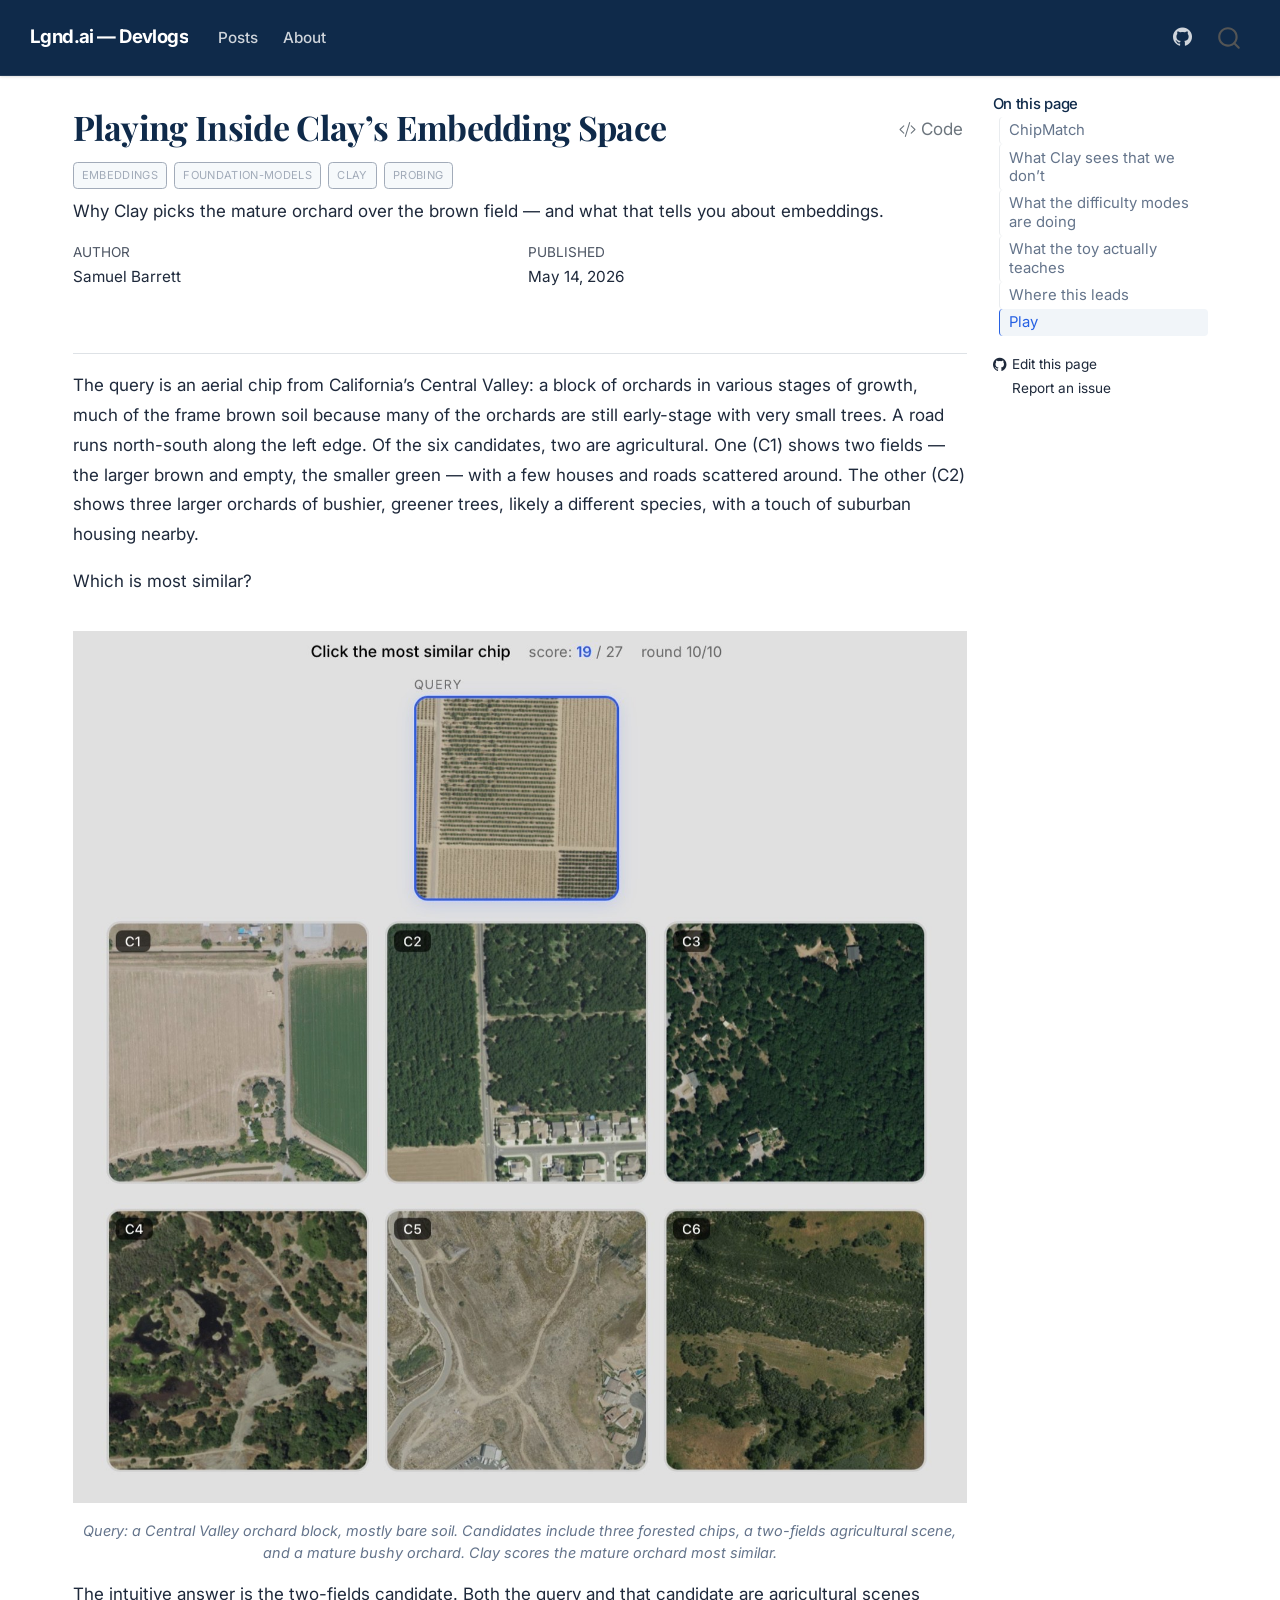
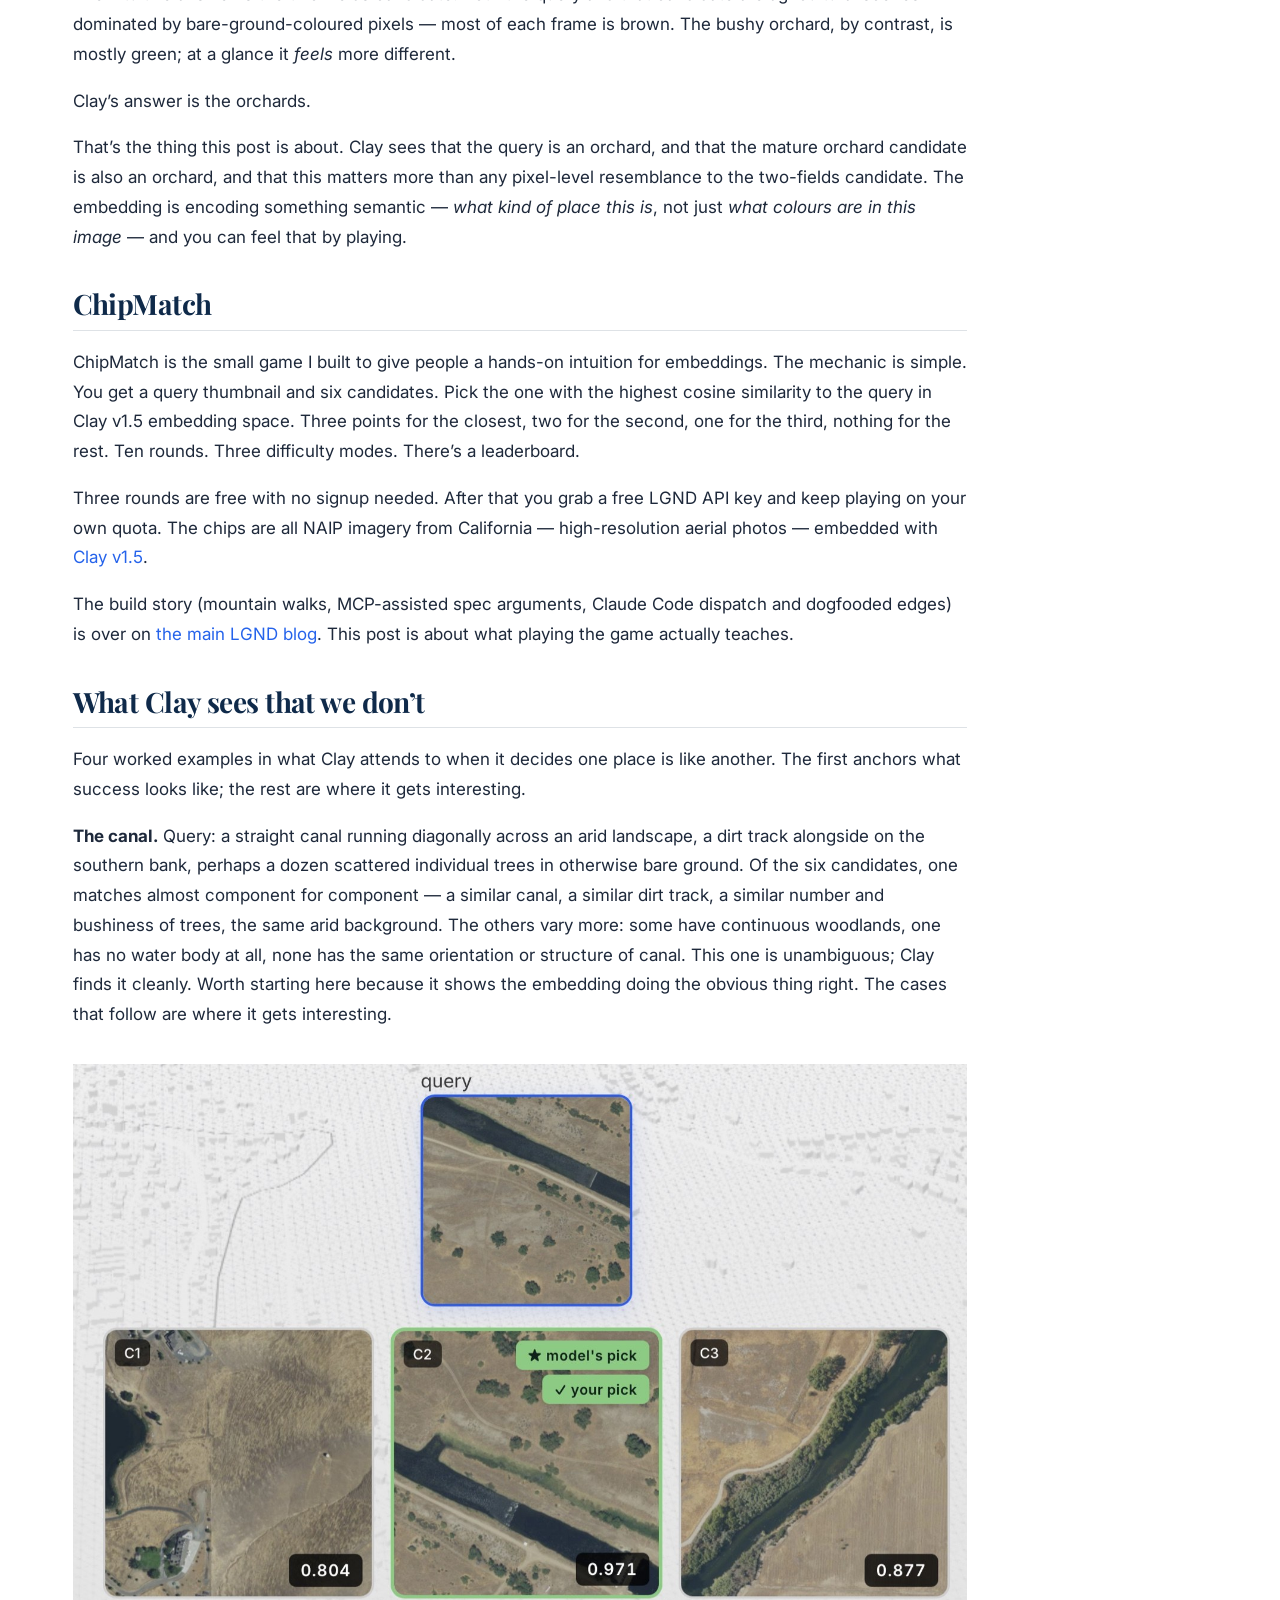
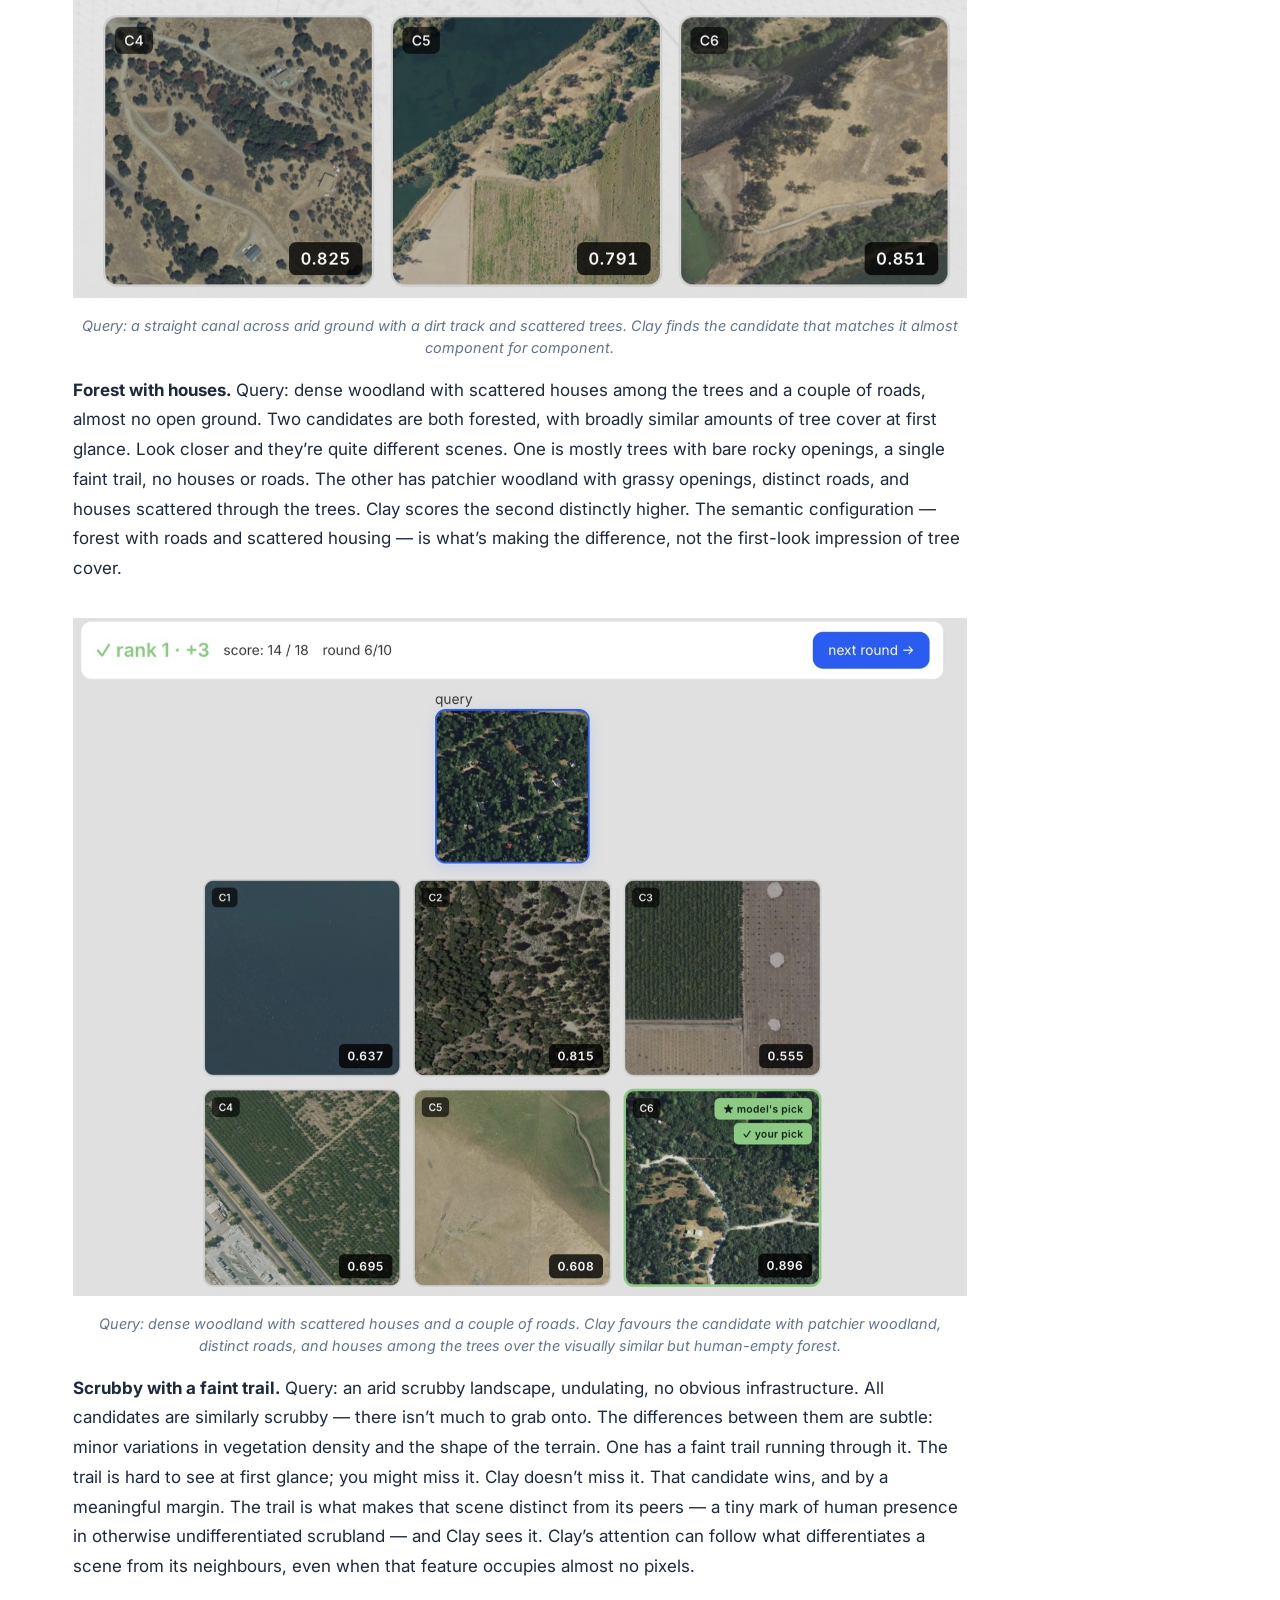
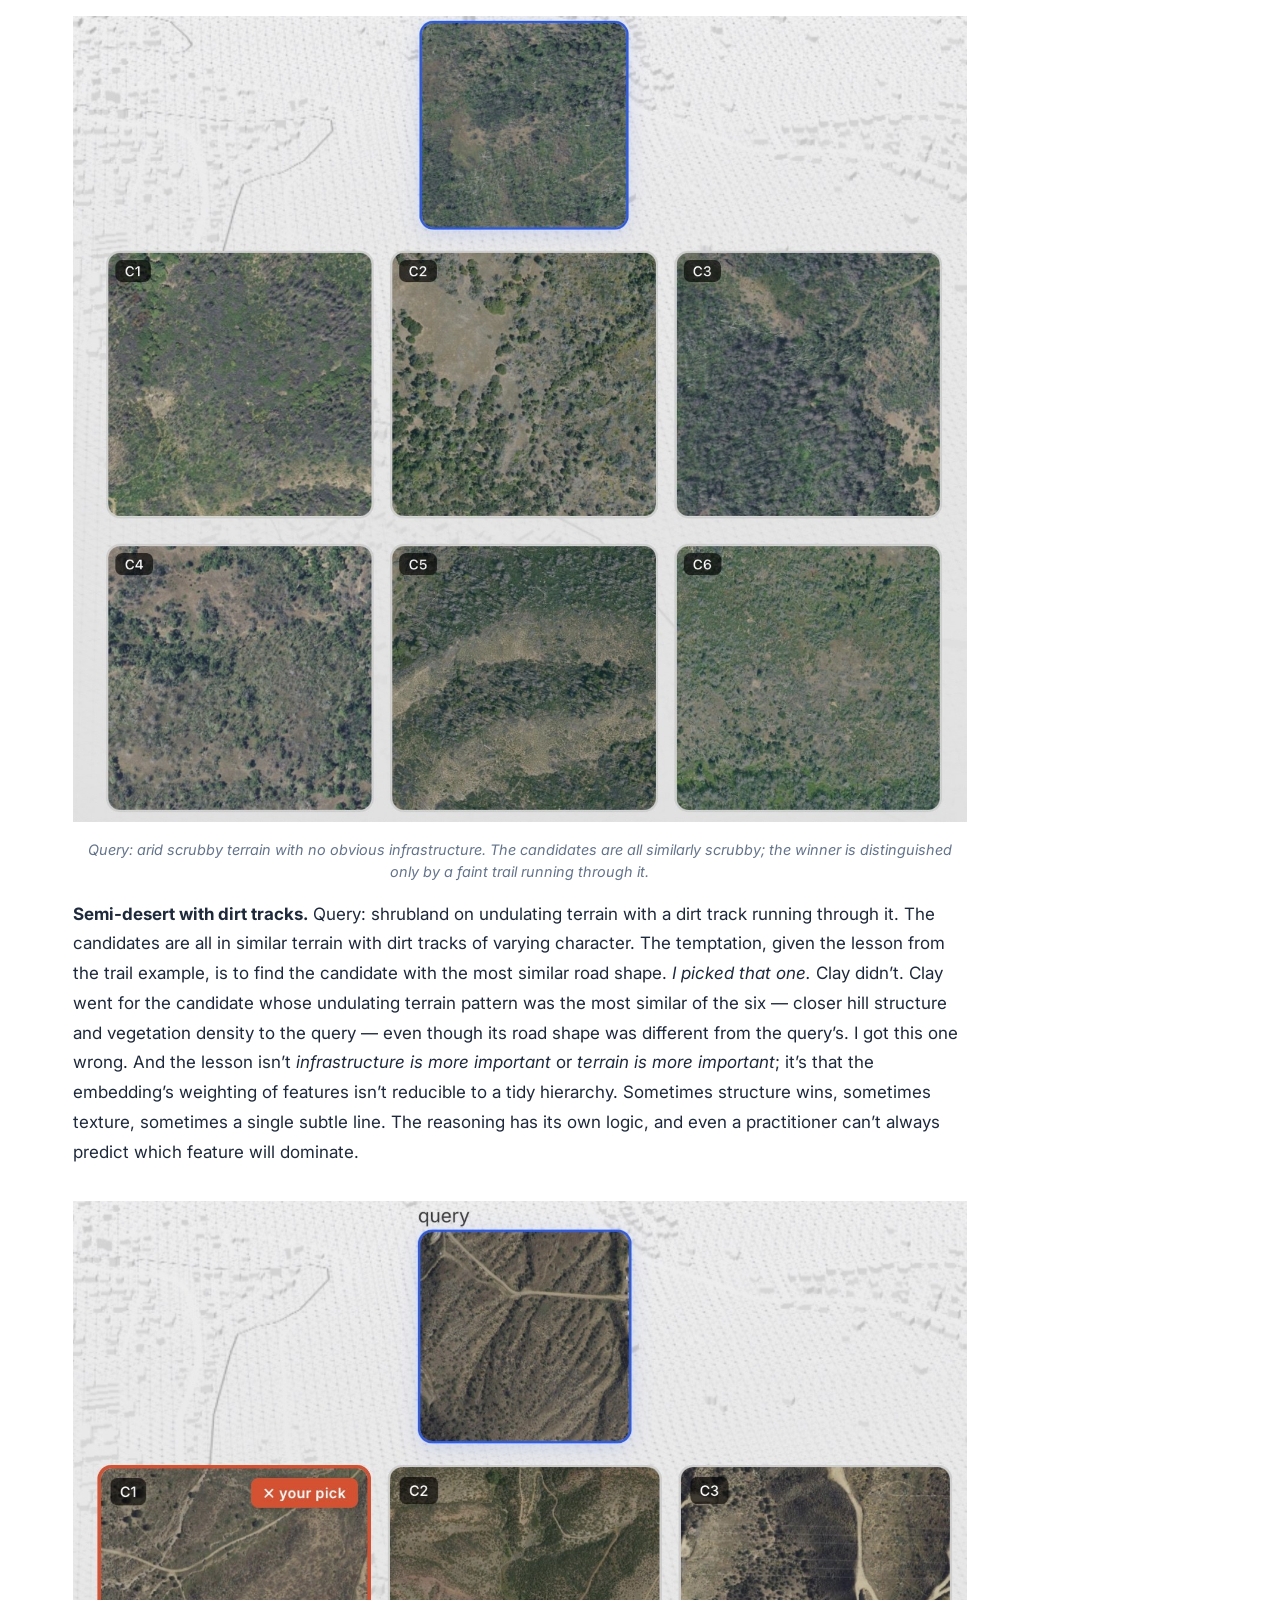
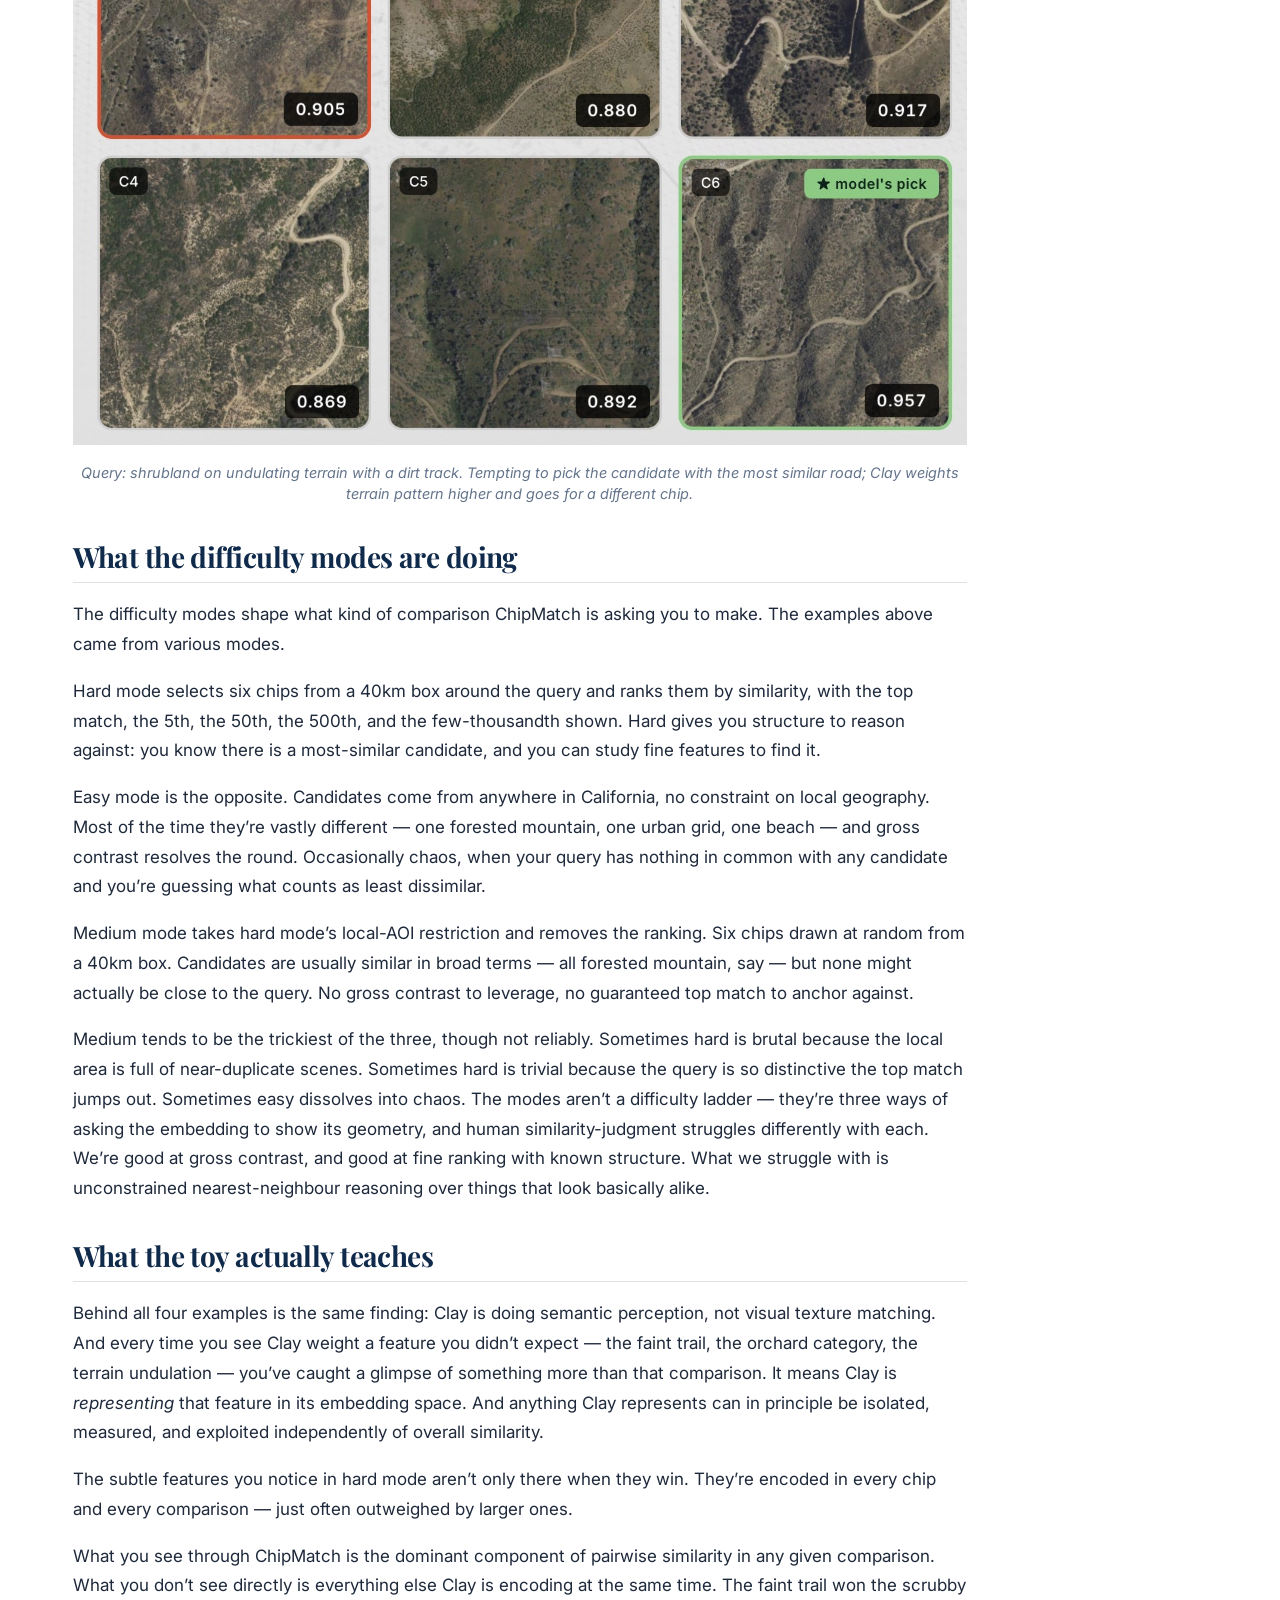
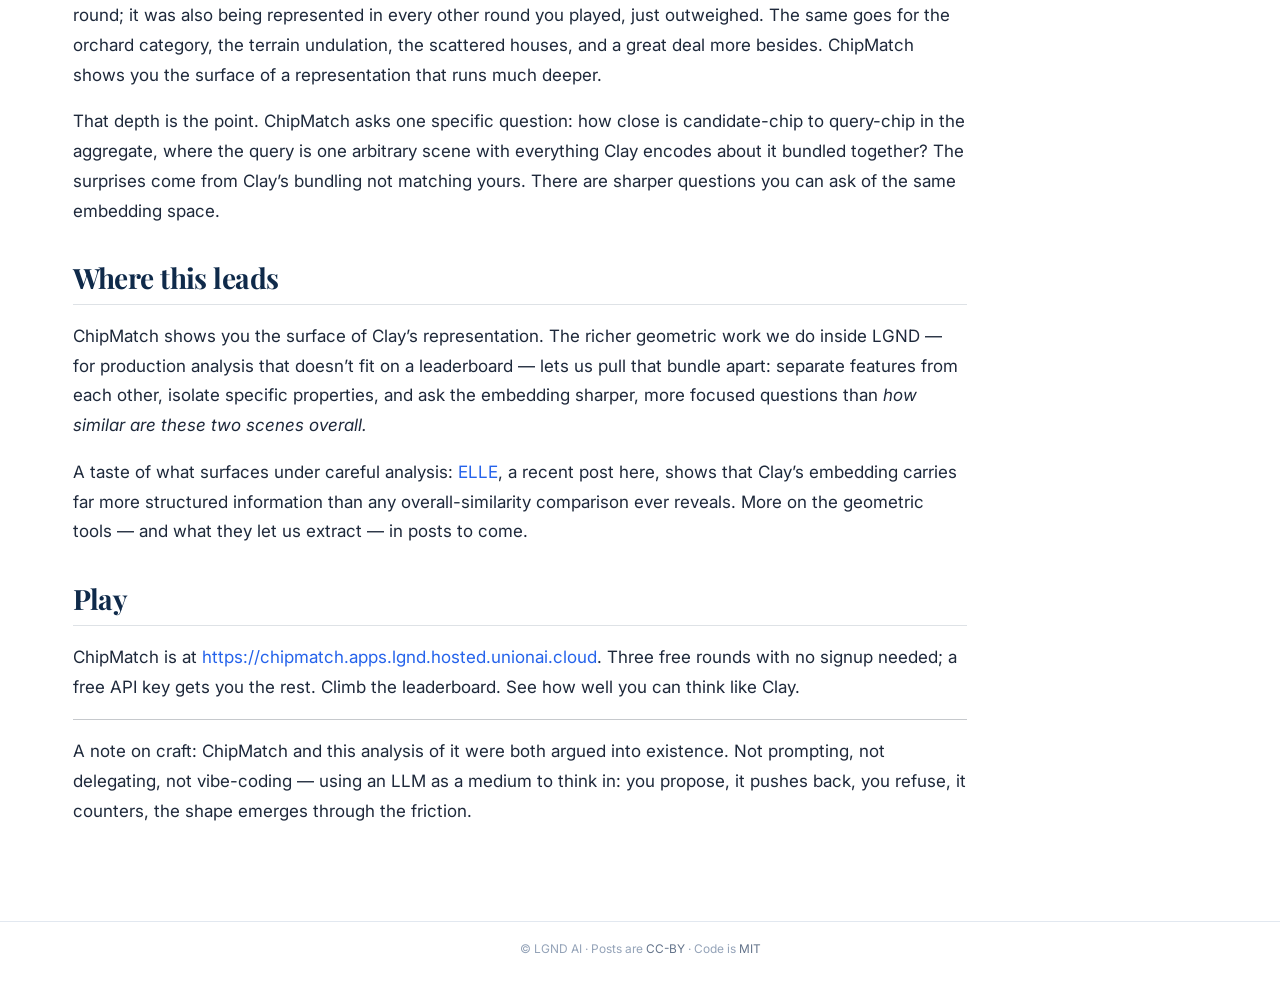
<file: posts/2026-05-14-clay-embedding-space/index.html>
<!DOCTYPE html>
<html xmlns="http://www.w3.org/1999/xhtml" lang="en" xml:lang="en"><head>

<meta charset="utf-8">
<meta name="generator" content="quarto-1.6.42">

<meta name="viewport" content="width=device-width, initial-scale=1.0, user-scalable=yes">

<meta name="author" content="Samuel Barrett">
<meta name="dcterms.date" content="2026-05-14">
<meta name="description" content="Why Clay picks the mature orchard over the brown field — and what that tells you about embeddings.">

<title>Playing Inside Clay’s Embedding Space – Lgnd.ai — Devlogs</title>
<style>
code{white-space: pre-wrap;}
span.smallcaps{font-variant: small-caps;}
div.columns{display: flex; gap: min(4vw, 1.5em);}
div.column{flex: auto; overflow-x: auto;}
div.hanging-indent{margin-left: 1.5em; text-indent: -1.5em;}
ul.task-list{list-style: none;}
ul.task-list li input[type="checkbox"] {
  width: 0.8em;
  margin: 0 0.8em 0.2em -1em; /* quarto-specific, see https://github.com/quarto-dev/quarto-cli/issues/4556 */ 
  vertical-align: middle;
}
/* CSS for syntax highlighting */
pre > code.sourceCode { white-space: pre; position: relative; }
pre > code.sourceCode > span { line-height: 1.25; }
pre > code.sourceCode > span:empty { height: 1.2em; }
.sourceCode { overflow: visible; }
code.sourceCode > span { color: inherit; text-decoration: inherit; }
div.sourceCode { margin: 1em 0; }
pre.sourceCode { margin: 0; }
@media screen {
div.sourceCode { overflow: auto; }
}
@media print {
pre > code.sourceCode { white-space: pre-wrap; }
pre > code.sourceCode > span { display: inline-block; text-indent: -5em; padding-left: 5em; }
}
pre.numberSource code
  { counter-reset: source-line 0; }
pre.numberSource code > span
  { position: relative; left: -4em; counter-increment: source-line; }
pre.numberSource code > span > a:first-child::before
  { content: counter(source-line);
    position: relative; left: -1em; text-align: right; vertical-align: baseline;
    border: none; display: inline-block;
    -webkit-touch-callout: none; -webkit-user-select: none;
    -khtml-user-select: none; -moz-user-select: none;
    -ms-user-select: none; user-select: none;
    padding: 0 4px; width: 4em;
  }
pre.numberSource { margin-left: 3em;  padding-left: 4px; }
div.sourceCode
  {   }
@media screen {
pre > code.sourceCode > span > a:first-child::before { text-decoration: underline; }
}
</style>


<script src="../../site_libs/quarto-nav/quarto-nav.js"></script>
<script src="../../site_libs/quarto-nav/headroom.min.js"></script>
<script src="../../site_libs/clipboard/clipboard.min.js"></script>
<script src="../../site_libs/quarto-search/autocomplete.umd.js"></script>
<script src="../../site_libs/quarto-search/fuse.min.js"></script>
<script src="../../site_libs/quarto-search/quarto-search.js"></script>
<meta name="quarto:offset" content="../../">
<link href="../../assets/favicon.png" rel="icon" type="image/png">
<script src="../../site_libs/quarto-html/quarto.js"></script>
<script src="../../site_libs/quarto-html/popper.min.js"></script>
<script src="../../site_libs/quarto-html/tippy.umd.min.js"></script>
<script src="../../site_libs/quarto-html/anchor.min.js"></script>
<link href="../../site_libs/quarto-html/tippy.css" rel="stylesheet">
<link href="../../site_libs/quarto-html/quarto-syntax-highlighting-de84f8d6bb715db06a919283c2d1e787.css" rel="stylesheet" id="quarto-text-highlighting-styles">
<script src="../../site_libs/bootstrap/bootstrap.min.js"></script>
<link href="../../site_libs/bootstrap/bootstrap-icons.css" rel="stylesheet">
<link href="../../site_libs/bootstrap/bootstrap-c905b8a6e817e458f08a5f6db4ace8e1.min.css" rel="stylesheet" append-hash="true" id="quarto-bootstrap" data-mode="light">
<script id="quarto-search-options" type="application/json">{
  "location": "navbar",
  "copy-button": false,
  "collapse-after": 3,
  "panel-placement": "end",
  "type": "overlay",
  "limit": 50,
  "keyboard-shortcut": [
    "f",
    "/",
    "s"
  ],
  "show-item-context": false,
  "language": {
    "search-no-results-text": "No results",
    "search-matching-documents-text": "matching documents",
    "search-copy-link-title": "Copy link to search",
    "search-hide-matches-text": "Hide additional matches",
    "search-more-match-text": "more match in this document",
    "search-more-matches-text": "more matches in this document",
    "search-clear-button-title": "Clear",
    "search-text-placeholder": "",
    "search-detached-cancel-button-title": "Cancel",
    "search-submit-button-title": "Submit",
    "search-label": "Search"
  }
}</script>


<link rel="stylesheet" href="../../styles.css">
<meta property="og:title" content="Playing Inside Clay’s Embedding Space – Lgnd.ai — Devlogs">
<meta property="og:description" content="Why Clay picks the mature orchard over the brown field — and what that tells you about embeddings.">
<meta property="og:image" content="https://devlogs.lgnd.ai/posts/2026-05-14-clay-embedding-space/assets/chipmatch_hero.jpg">
<meta property="og:site_name" content="Lgnd.ai — Devlogs">
<meta name="twitter:title" content="Playing Inside Clay’s Embedding Space – Lgnd.ai — Devlogs">
<meta name="twitter:description" content="Why Clay picks the mature orchard over the brown field — and what that tells you about embeddings.">
<meta name="twitter:image" content="https://devlogs.lgnd.ai/posts/2026-05-14-clay-embedding-space/assets/chipmatch_hero.jpg">
<meta name="twitter:card" content="summary_large_image">
</head>

<body class="nav-fixed">

<div id="quarto-search-results"></div>
  <header id="quarto-header" class="headroom fixed-top">
    <nav class="navbar navbar-expand-lg " data-bs-theme="dark">
      <div class="navbar-container container-fluid">
      <div class="navbar-brand-container mx-auto">
    <a class="navbar-brand" href="../../index.html">
    <span class="navbar-title">Lgnd.ai — Devlogs</span>
    </a>
  </div>
            <div id="quarto-search" class="" title="Search"></div>
          <button class="navbar-toggler" type="button" data-bs-toggle="collapse" data-bs-target="#navbarCollapse" aria-controls="navbarCollapse" role="menu" aria-expanded="false" aria-label="Toggle navigation" onclick="if (window.quartoToggleHeadroom) { window.quartoToggleHeadroom(); }">
  <span class="navbar-toggler-icon"></span>
</button>
          <div class="collapse navbar-collapse" id="navbarCollapse">
            <ul class="navbar-nav navbar-nav-scroll me-auto">
  <li class="nav-item">
    <a class="nav-link" href="../../index.html"> 
<span class="menu-text">Posts</span></a>
  </li>  
  <li class="nav-item">
    <a class="nav-link" href="../../about.html"> 
<span class="menu-text">About</span></a>
  </li>  
</ul>
            <ul class="navbar-nav navbar-nav-scroll ms-auto">
  <li class="nav-item compact">
    <a class="nav-link" href="https://github.com/EarthLegend"> <i class="bi bi-github" role="img" aria-label="GitHub">
</i> 
<span class="menu-text"></span></a>
  </li>  
</ul>
          </div> <!-- /navcollapse -->
            <div class="quarto-navbar-tools">
</div>
      </div> <!-- /container-fluid -->
    </nav>
</header>
<!-- content -->
<div id="quarto-content" class="quarto-container page-columns page-rows-contents page-layout-full page-navbar">
<!-- sidebar -->
<!-- margin-sidebar -->
    <div id="quarto-margin-sidebar" class="sidebar margin-sidebar">
        <nav id="TOC" role="doc-toc" class="toc-active">
    <h2 id="toc-title">On this page</h2>
   
  <ul>
  <li><a href="#section" id="toc-section" class="nav-link active" data-scroll-target="#section"></a></li>
  <li><a href="#chipmatch" id="toc-chipmatch" class="nav-link" data-scroll-target="#chipmatch">ChipMatch</a></li>
  <li><a href="#what-clay-sees-that-we-dont" id="toc-what-clay-sees-that-we-dont" class="nav-link" data-scroll-target="#what-clay-sees-that-we-dont">What Clay sees that we don’t</a></li>
  <li><a href="#what-the-difficulty-modes-are-doing" id="toc-what-the-difficulty-modes-are-doing" class="nav-link" data-scroll-target="#what-the-difficulty-modes-are-doing">What the difficulty modes are doing</a></li>
  <li><a href="#what-the-toy-actually-teaches" id="toc-what-the-toy-actually-teaches" class="nav-link" data-scroll-target="#what-the-toy-actually-teaches">What the toy actually teaches</a></li>
  <li><a href="#where-this-leads" id="toc-where-this-leads" class="nav-link" data-scroll-target="#where-this-leads">Where this leads</a></li>
  <li><a href="#play" id="toc-play" class="nav-link" data-scroll-target="#play">Play</a></li>
  </ul>
<div class="toc-actions"><ul><li><a href="https://github.com/EarthLegend/devlogs/edit/main/posts/2026-05-14-clay-embedding-space/index.qmd" class="toc-action"><i class="bi bi-github"></i>Edit this page</a></li><li><a href="https://github.com/EarthLegend/devlogs/issues/new" class="toc-action"><i class="bi empty"></i>Report an issue</a></li></ul></div></nav>
    </div>
<!-- main -->
<main class="content column-page-left" id="quarto-document-content">

<header id="title-block-header" class="quarto-title-block default">
<div class="quarto-title">
<div class="quarto-title-block"><div><h1 class="title">Playing Inside Clay’s Embedding Space</h1><button type="button" class="btn code-tools-button" id="quarto-code-tools-source"><i class="bi"></i> Code</button></div></div>
  <div class="quarto-categories">
    <div class="quarto-category">embeddings</div>
    <div class="quarto-category">foundation-models</div>
    <div class="quarto-category">clay</div>
    <div class="quarto-category">probing</div>
  </div>
  </div>

<div>
  <div class="description">
    Why Clay picks the mature orchard over the brown field — and what that tells you about embeddings.
  </div>
</div>


<div class="quarto-title-meta column-page-left">

    <div>
    <div class="quarto-title-meta-heading">Author</div>
    <div class="quarto-title-meta-contents">
             <p>Samuel Barrett </p>
          </div>
  </div>
    
    <div>
    <div class="quarto-title-meta-heading">Published</div>
    <div class="quarto-title-meta-contents">
      <p class="date">May 14, 2026</p>
    </div>
  </div>
  
    
  </div>
  


</header>


<section id="section" class="level2">
<h2 class="anchored" data-anchor-id="section"></h2>
<p>The query is an aerial chip from California’s Central Valley: a block of orchards in various stages of growth, much of the frame brown soil because many of the orchards are still early-stage with very small trees. A road runs north-south along the left edge. Of the six candidates, two are agricultural. One (C1) shows two fields — the larger brown and empty, the smaller green — with a few houses and roads scattered around. The other (C2) shows three larger orchards of bushier, greener trees, likely a different species, with a touch of suburban housing nearby.</p>
<p>Which is most similar?</p>
<div class="quarto-figure quarto-figure-center">
<figure class="figure">
<p><img src="assets/round_orchard.jpg" class="img-fluid figure-img"></p>
<figcaption>Query: a Central Valley orchard block, mostly bare soil. Candidates include three forested chips, a two-fields agricultural scene, and a mature bushy orchard. Clay scores the mature orchard most similar.</figcaption>
</figure>
</div>
<p>The intuitive answer is the two-fields candidate. Both the query and that candidate are agricultural scenes dominated by bare-ground-coloured pixels — most of each frame is brown. The bushy orchard, by contrast, is mostly green; at a glance it <em>feels</em> more different.</p>
<p>Clay’s answer is the orchards.</p>
<p>That’s the thing this post is about. Clay sees that the query is an orchard, and that the mature orchard candidate is also an orchard, and that this matters more than any pixel-level resemblance to the two-fields candidate. The embedding is encoding something semantic — <em>what kind of place this is</em>, not just <em>what colours are in this image</em> — and you can feel that by playing.</p>
</section>
<section id="chipmatch" class="level2">
<h2 class="anchored" data-anchor-id="chipmatch">ChipMatch</h2>
<p>ChipMatch is the small game I built to give people a hands-on intuition for embeddings. The mechanic is simple. You get a query thumbnail and six candidates. Pick the one with the highest cosine similarity to the query in Clay v1.5 embedding space. Three points for the closest, two for the second, one for the third, nothing for the rest. Ten rounds. Three difficulty modes. There’s a leaderboard.</p>
<p>Three rounds are free with no signup needed. After that you grab a free LGND API key and keep playing on your own quota. The chips are all NAIP imagery from California — high-resolution aerial photos — embedded with <a href="https://madewithclay.org/">Clay v1.5</a>.</p>
<p>The build story (mountain walks, MCP-assisted spec arguments, Claude Code dispatch and dogfooded edges) is over on <a href="https://lgnd.ai/resources/code-assistant">the main LGND blog</a>. This post is about what playing the game actually teaches.</p>
</section>
<section id="what-clay-sees-that-we-dont" class="level2">
<h2 class="anchored" data-anchor-id="what-clay-sees-that-we-dont">What Clay sees that we don’t</h2>
<p>Four worked examples in what Clay attends to when it decides one place is like another. The first anchors what success looks like; the rest are where it gets interesting.</p>
<p><strong>The canal.</strong> Query: a straight canal running diagonally across an arid landscape, a dirt track alongside on the southern bank, perhaps a dozen scattered individual trees in otherwise bare ground. Of the six candidates, one matches almost component for component — a similar canal, a similar dirt track, a similar number and bushiness of trees, the same arid background. The others vary more: some have continuous woodlands, one has no water body at all, none has the same orientation or structure of canal. This one is unambiguous; Clay finds it cleanly. Worth starting here because it shows the embedding doing the obvious thing right. The cases that follow are where it gets interesting.</p>
<div class="quarto-figure quarto-figure-center">
<figure class="figure">
<p><img src="assets/round_canal.jpg" class="img-fluid figure-img"></p>
<figcaption>Query: a straight canal across arid ground with a dirt track and scattered trees. Clay finds the candidate that matches it almost component for component.</figcaption>
</figure>
</div>
<p><strong>Forest with houses.</strong> Query: dense woodland with scattered houses among the trees and a couple of roads, almost no open ground. Two candidates are both forested, with broadly similar amounts of tree cover at first glance. Look closer and they’re quite different scenes. One is mostly trees with bare rocky openings, a single faint trail, no houses or roads. The other has patchier woodland with grassy openings, distinct roads, and houses scattered through the trees. Clay scores the second distinctly higher. The semantic configuration — forest with roads and scattered housing — is what’s making the difference, not the first-look impression of tree cover.</p>
<div class="quarto-figure quarto-figure-center">
<figure class="figure">
<p><img src="assets/round_forest_houses.jpg" class="img-fluid figure-img"></p>
<figcaption>Query: dense woodland with scattered houses and a couple of roads. Clay favours the candidate with patchier woodland, distinct roads, and houses among the trees over the visually similar but human-empty forest.</figcaption>
</figure>
</div>
<p><strong>Scrubby with a faint trail.</strong> Query: an arid scrubby landscape, undulating, no obvious infrastructure. All candidates are similarly scrubby — there isn’t much to grab onto. The differences between them are subtle: minor variations in vegetation density and the shape of the terrain. One has a faint trail running through it. The trail is hard to see at first glance; you might miss it. Clay doesn’t miss it. That candidate wins, and by a meaningful margin. The trail is what makes that scene distinct from its peers — a tiny mark of human presence in otherwise undifferentiated scrubland — and Clay sees it. Clay’s attention can follow what differentiates a scene from its neighbours, even when that feature occupies almost no pixels.</p>
<div class="quarto-figure quarto-figure-center">
<figure class="figure">
<p><img src="assets/round_scrubby_trail.jpg" class="img-fluid figure-img"></p>
<figcaption>Query: arid scrubby terrain with no obvious infrastructure. The candidates are all similarly scrubby; the winner is distinguished only by a faint trail running through it.</figcaption>
</figure>
</div>
<p><strong>Semi-desert with dirt tracks.</strong> Query: shrubland on undulating terrain with a dirt track running through it. The candidates are all in similar terrain with dirt tracks of varying character. The temptation, given the lesson from the trail example, is to find the candidate with the most similar road shape. <em>I picked that one.</em> Clay didn’t. Clay went for the candidate whose undulating terrain pattern was the most similar of the six — closer hill structure and vegetation density to the query — even though its road shape was different from the query’s. I got this one wrong. And the lesson isn’t <em>infrastructure is more important</em> or <em>terrain is more important</em>; it’s that the embedding’s weighting of features isn’t reducible to a tidy hierarchy. Sometimes structure wins, sometimes texture, sometimes a single subtle line. The reasoning has its own logic, and even a practitioner can’t always predict which feature will dominate.</p>
<div class="quarto-figure quarto-figure-center">
<figure class="figure">
<p><img src="assets/round_semi_desert.jpg" class="img-fluid figure-img"></p>
<figcaption>Query: shrubland on undulating terrain with a dirt track. Tempting to pick the candidate with the most similar road; Clay weights terrain pattern higher and goes for a different chip.</figcaption>
</figure>
</div>
</section>
<section id="what-the-difficulty-modes-are-doing" class="level2">
<h2 class="anchored" data-anchor-id="what-the-difficulty-modes-are-doing">What the difficulty modes are doing</h2>
<p>The difficulty modes shape what kind of comparison ChipMatch is asking you to make. The examples above came from various modes.</p>
<p>Hard mode selects six chips from a 40km box around the query and ranks them by similarity, with the top match, the 5th, the 50th, the 500th, and the few-thousandth shown. Hard gives you structure to reason against: you know there is a most-similar candidate, and you can study fine features to find it.</p>
<p>Easy mode is the opposite. Candidates come from anywhere in California, no constraint on local geography. Most of the time they’re vastly different — one forested mountain, one urban grid, one beach — and gross contrast resolves the round. Occasionally chaos, when your query has nothing in common with any candidate and you’re guessing what counts as least dissimilar.</p>
<p>Medium mode takes hard mode’s local-AOI restriction and removes the ranking. Six chips drawn at random from a 40km box. Candidates are usually similar in broad terms — all forested mountain, say — but none might actually be close to the query. No gross contrast to leverage, no guaranteed top match to anchor against.</p>
<p>Medium tends to be the trickiest of the three, though not reliably. Sometimes hard is brutal because the local area is full of near-duplicate scenes. Sometimes hard is trivial because the query is so distinctive the top match jumps out. Sometimes easy dissolves into chaos. The modes aren’t a difficulty ladder — they’re three ways of asking the embedding to show its geometry, and human similarity-judgment struggles differently with each. We’re good at gross contrast, and good at fine ranking with known structure. What we struggle with is unconstrained nearest-neighbour reasoning over things that look basically alike.</p>
</section>
<section id="what-the-toy-actually-teaches" class="level2">
<h2 class="anchored" data-anchor-id="what-the-toy-actually-teaches">What the toy actually teaches</h2>
<p>Behind all four examples is the same finding: Clay is doing semantic perception, not visual texture matching. And every time you see Clay weight a feature you didn’t expect — the faint trail, the orchard category, the terrain undulation — you’ve caught a glimpse of something more than that comparison. It means Clay is <em>representing</em> that feature in its embedding space. And anything Clay represents can in principle be isolated, measured, and exploited independently of overall similarity.</p>
<p>The subtle features you notice in hard mode aren’t only there when they win. They’re encoded in every chip and every comparison — just often outweighed by larger ones.</p>
<p>What you see through ChipMatch is the dominant component of pairwise similarity in any given comparison. What you don’t see directly is everything else Clay is encoding at the same time. The faint trail won the scrubby round; it was also being represented in every other round you played, just outweighed. The same goes for the orchard category, the terrain undulation, the scattered houses, and a great deal more besides. ChipMatch shows you the surface of a representation that runs much deeper.</p>
<p>That depth is the point. ChipMatch asks one specific question: how close is candidate-chip to query-chip in the aggregate, where the query is one arbitrary scene with everything Clay encodes about it bundled together? The surprises come from Clay’s bundling not matching yours. There are sharper questions you can ask of the same embedding space.</p>
</section>
<section id="where-this-leads" class="level2">
<h2 class="anchored" data-anchor-id="where-this-leads">Where this leads</h2>
<p>ChipMatch shows you the surface of Clay’s representation. The richer geometric work we do inside LGND — for production analysis that doesn’t fit on a leaderboard — lets us pull that bundle apart: separate features from each other, isolate specific properties, and ask the embedding sharper, more focused questions than <em>how similar are these two scenes overall.</em></p>
<p>A taste of what surfaces under careful analysis: <a href="https://devlogs.lgnd.ai/posts/2026-03-01-self-aware-embeddings/">ELLE</a>, a recent post here, shows that Clay’s embedding carries far more structured information than any overall-similarity comparison ever reveals. More on the geometric tools — and what they let us extract — in posts to come.</p>
</section>
<section id="play" class="level2">
<h2 class="anchored" data-anchor-id="play">Play</h2>
<p>ChipMatch is at <a href="https://chipmatch.apps.lgnd.hosted.unionai.cloud" class="uri">https://chipmatch.apps.lgnd.hosted.unionai.cloud</a>. Three free rounds with no signup needed; a free API key gets you the rest. Climb the leaderboard. See how well you can think like Clay.</p>
<hr>
<p>A note on craft: ChipMatch and this analysis of it were both argued into existence. Not prompting, not delegating, not vibe-coding — using an LLM as a medium to think in: you propose, it pushes back, you refuse, it counters, the shape emerges through the friction.</p>


<!-- -->

</section>

</main> <!-- /main -->
<script id="quarto-html-after-body" type="application/javascript">
window.document.addEventListener("DOMContentLoaded", function (event) {
  const toggleBodyColorMode = (bsSheetEl) => {
    const mode = bsSheetEl.getAttribute("data-mode");
    const bodyEl = window.document.querySelector("body");
    if (mode === "dark") {
      bodyEl.classList.add("quarto-dark");
      bodyEl.classList.remove("quarto-light");
    } else {
      bodyEl.classList.add("quarto-light");
      bodyEl.classList.remove("quarto-dark");
    }
  }
  const toggleBodyColorPrimary = () => {
    const bsSheetEl = window.document.querySelector("link#quarto-bootstrap");
    if (bsSheetEl) {
      toggleBodyColorMode(bsSheetEl);
    }
  }
  toggleBodyColorPrimary();  
  const icon = "";
  const anchorJS = new window.AnchorJS();
  anchorJS.options = {
    placement: 'right',
    icon: icon
  };
  anchorJS.add('.anchored');
  const isCodeAnnotation = (el) => {
    for (const clz of el.classList) {
      if (clz.startsWith('code-annotation-')) {                     
        return true;
      }
    }
    return false;
  }
  const onCopySuccess = function(e) {
    // button target
    const button = e.trigger;
    // don't keep focus
    button.blur();
    // flash "checked"
    button.classList.add('code-copy-button-checked');
    var currentTitle = button.getAttribute("title");
    button.setAttribute("title", "Copied!");
    let tooltip;
    if (window.bootstrap) {
      button.setAttribute("data-bs-toggle", "tooltip");
      button.setAttribute("data-bs-placement", "left");
      button.setAttribute("data-bs-title", "Copied!");
      tooltip = new bootstrap.Tooltip(button, 
        { trigger: "manual", 
          customClass: "code-copy-button-tooltip",
          offset: [0, -8]});
      tooltip.show();    
    }
    setTimeout(function() {
      if (tooltip) {
        tooltip.hide();
        button.removeAttribute("data-bs-title");
        button.removeAttribute("data-bs-toggle");
        button.removeAttribute("data-bs-placement");
      }
      button.setAttribute("title", currentTitle);
      button.classList.remove('code-copy-button-checked');
    }, 1000);
    // clear code selection
    e.clearSelection();
  }
  const getTextToCopy = function(trigger) {
      const codeEl = trigger.previousElementSibling.cloneNode(true);
      for (const childEl of codeEl.children) {
        if (isCodeAnnotation(childEl)) {
          childEl.remove();
        }
      }
      return codeEl.innerText;
  }
  const clipboard = new window.ClipboardJS('.code-copy-button:not([data-in-quarto-modal])', {
    text: getTextToCopy
  });
  clipboard.on('success', onCopySuccess);
  if (window.document.getElementById('quarto-embedded-source-code-modal')) {
    const clipboardModal = new window.ClipboardJS('.code-copy-button[data-in-quarto-modal]', {
      text: getTextToCopy,
      container: window.document.getElementById('quarto-embedded-source-code-modal')
    });
    clipboardModal.on('success', onCopySuccess);
  }
  const viewSource = window.document.getElementById('quarto-view-source') ||
                     window.document.getElementById('quarto-code-tools-source');
  if (viewSource) {
    const sourceUrl = viewSource.getAttribute("data-quarto-source-url");
    viewSource.addEventListener("click", function(e) {
      if (sourceUrl) {
        // rstudio viewer pane
        if (/\bcapabilities=\b/.test(window.location)) {
          window.open(sourceUrl);
        } else {
          window.location.href = sourceUrl;
        }
      } else {
        const modal = new bootstrap.Modal(document.getElementById('quarto-embedded-source-code-modal'));
        modal.show();
      }
      return false;
    });
  }
  function toggleCodeHandler(show) {
    return function(e) {
      const detailsSrc = window.document.querySelectorAll(".cell > details > .sourceCode");
      for (let i=0; i<detailsSrc.length; i++) {
        const details = detailsSrc[i].parentElement;
        if (show) {
          details.open = true;
        } else {
          details.removeAttribute("open");
        }
      }
      const cellCodeDivs = window.document.querySelectorAll(".cell > .sourceCode");
      const fromCls = show ? "hidden" : "unhidden";
      const toCls = show ? "unhidden" : "hidden";
      for (let i=0; i<cellCodeDivs.length; i++) {
        const codeDiv = cellCodeDivs[i];
        if (codeDiv.classList.contains(fromCls)) {
          codeDiv.classList.remove(fromCls);
          codeDiv.classList.add(toCls);
        } 
      }
      return false;
    }
  }
  const hideAllCode = window.document.getElementById("quarto-hide-all-code");
  if (hideAllCode) {
    hideAllCode.addEventListener("click", toggleCodeHandler(false));
  }
  const showAllCode = window.document.getElementById("quarto-show-all-code");
  if (showAllCode) {
    showAllCode.addEventListener("click", toggleCodeHandler(true));
  }
    var localhostRegex = new RegExp(/^(?:http|https):\/\/localhost\:?[0-9]*\//);
    var mailtoRegex = new RegExp(/^mailto:/);
      var filterRegex = new RegExp("https:\/\/devlogs\.lgnd\.ai\/");
    var isInternal = (href) => {
        return filterRegex.test(href) || localhostRegex.test(href) || mailtoRegex.test(href);
    }
    // Inspect non-navigation links and adorn them if external
 	var links = window.document.querySelectorAll('a[href]:not(.nav-link):not(.navbar-brand):not(.toc-action):not(.sidebar-link):not(.sidebar-item-toggle):not(.pagination-link):not(.no-external):not([aria-hidden]):not(.dropdown-item):not(.quarto-navigation-tool):not(.about-link)');
    for (var i=0; i<links.length; i++) {
      const link = links[i];
      if (!isInternal(link.href)) {
        // undo the damage that might have been done by quarto-nav.js in the case of
        // links that we want to consider external
        if (link.dataset.originalHref !== undefined) {
          link.href = link.dataset.originalHref;
        }
      }
    }
  function tippyHover(el, contentFn, onTriggerFn, onUntriggerFn) {
    const config = {
      allowHTML: true,
      maxWidth: 500,
      delay: 100,
      arrow: false,
      appendTo: function(el) {
          return el.parentElement;
      },
      interactive: true,
      interactiveBorder: 10,
      theme: 'quarto',
      placement: 'bottom-start',
    };
    if (contentFn) {
      config.content = contentFn;
    }
    if (onTriggerFn) {
      config.onTrigger = onTriggerFn;
    }
    if (onUntriggerFn) {
      config.onUntrigger = onUntriggerFn;
    }
    window.tippy(el, config); 
  }
  const noterefs = window.document.querySelectorAll('a[role="doc-noteref"]');
  for (var i=0; i<noterefs.length; i++) {
    const ref = noterefs[i];
    tippyHover(ref, function() {
      // use id or data attribute instead here
      let href = ref.getAttribute('data-footnote-href') || ref.getAttribute('href');
      try { href = new URL(href).hash; } catch {}
      const id = href.replace(/^#\/?/, "");
      const note = window.document.getElementById(id);
      if (note) {
        return note.innerHTML;
      } else {
        return "";
      }
    });
  }
  const xrefs = window.document.querySelectorAll('a.quarto-xref');
  const processXRef = (id, note) => {
    // Strip column container classes
    const stripColumnClz = (el) => {
      el.classList.remove("page-full", "page-columns");
      if (el.children) {
        for (const child of el.children) {
          stripColumnClz(child);
        }
      }
    }
    stripColumnClz(note)
    if (id === null || id.startsWith('sec-')) {
      // Special case sections, only their first couple elements
      const container = document.createElement("div");
      if (note.children && note.children.length > 2) {
        container.appendChild(note.children[0].cloneNode(true));
        for (let i = 1; i < note.children.length; i++) {
          const child = note.children[i];
          if (child.tagName === "P" && child.innerText === "") {
            continue;
          } else {
            container.appendChild(child.cloneNode(true));
            break;
          }
        }
        if (window.Quarto?.typesetMath) {
          window.Quarto.typesetMath(container);
        }
        return container.innerHTML
      } else {
        if (window.Quarto?.typesetMath) {
          window.Quarto.typesetMath(note);
        }
        return note.innerHTML;
      }
    } else {
      // Remove any anchor links if they are present
      const anchorLink = note.querySelector('a.anchorjs-link');
      if (anchorLink) {
        anchorLink.remove();
      }
      if (window.Quarto?.typesetMath) {
        window.Quarto.typesetMath(note);
      }
      if (note.classList.contains("callout")) {
        return note.outerHTML;
      } else {
        return note.innerHTML;
      }
    }
  }
  for (var i=0; i<xrefs.length; i++) {
    const xref = xrefs[i];
    tippyHover(xref, undefined, function(instance) {
      instance.disable();
      let url = xref.getAttribute('href');
      let hash = undefined; 
      if (url.startsWith('#')) {
        hash = url;
      } else {
        try { hash = new URL(url).hash; } catch {}
      }
      if (hash) {
        const id = hash.replace(/^#\/?/, "");
        const note = window.document.getElementById(id);
        if (note !== null) {
          try {
            const html = processXRef(id, note.cloneNode(true));
            instance.setContent(html);
          } finally {
            instance.enable();
            instance.show();
          }
        } else {
          // See if we can fetch this
          fetch(url.split('#')[0])
          .then(res => res.text())
          .then(html => {
            const parser = new DOMParser();
            const htmlDoc = parser.parseFromString(html, "text/html");
            const note = htmlDoc.getElementById(id);
            if (note !== null) {
              const html = processXRef(id, note);
              instance.setContent(html);
            } 
          }).finally(() => {
            instance.enable();
            instance.show();
          });
        }
      } else {
        // See if we can fetch a full url (with no hash to target)
        // This is a special case and we should probably do some content thinning / targeting
        fetch(url)
        .then(res => res.text())
        .then(html => {
          const parser = new DOMParser();
          const htmlDoc = parser.parseFromString(html, "text/html");
          const note = htmlDoc.querySelector('main.content');
          if (note !== null) {
            // This should only happen for chapter cross references
            // (since there is no id in the URL)
            // remove the first header
            if (note.children.length > 0 && note.children[0].tagName === "HEADER") {
              note.children[0].remove();
            }
            const html = processXRef(null, note);
            instance.setContent(html);
          } 
        }).finally(() => {
          instance.enable();
          instance.show();
        });
      }
    }, function(instance) {
    });
  }
      let selectedAnnoteEl;
      const selectorForAnnotation = ( cell, annotation) => {
        let cellAttr = 'data-code-cell="' + cell + '"';
        let lineAttr = 'data-code-annotation="' +  annotation + '"';
        const selector = 'span[' + cellAttr + '][' + lineAttr + ']';
        return selector;
      }
      const selectCodeLines = (annoteEl) => {
        const doc = window.document;
        const targetCell = annoteEl.getAttribute("data-target-cell");
        const targetAnnotation = annoteEl.getAttribute("data-target-annotation");
        const annoteSpan = window.document.querySelector(selectorForAnnotation(targetCell, targetAnnotation));
        const lines = annoteSpan.getAttribute("data-code-lines").split(",");
        const lineIds = lines.map((line) => {
          return targetCell + "-" + line;
        })
        let top = null;
        let height = null;
        let parent = null;
        if (lineIds.length > 0) {
            //compute the position of the single el (top and bottom and make a div)
            const el = window.document.getElementById(lineIds[0]);
            top = el.offsetTop;
            height = el.offsetHeight;
            parent = el.parentElement.parentElement;
          if (lineIds.length > 1) {
            const lastEl = window.document.getElementById(lineIds[lineIds.length - 1]);
            const bottom = lastEl.offsetTop + lastEl.offsetHeight;
            height = bottom - top;
          }
          if (top !== null && height !== null && parent !== null) {
            // cook up a div (if necessary) and position it 
            let div = window.document.getElementById("code-annotation-line-highlight");
            if (div === null) {
              div = window.document.createElement("div");
              div.setAttribute("id", "code-annotation-line-highlight");
              div.style.position = 'absolute';
              parent.appendChild(div);
            }
            div.style.top = top - 2 + "px";
            div.style.height = height + 4 + "px";
            div.style.left = 0;
            let gutterDiv = window.document.getElementById("code-annotation-line-highlight-gutter");
            if (gutterDiv === null) {
              gutterDiv = window.document.createElement("div");
              gutterDiv.setAttribute("id", "code-annotation-line-highlight-gutter");
              gutterDiv.style.position = 'absolute';
              const codeCell = window.document.getElementById(targetCell);
              const gutter = codeCell.querySelector('.code-annotation-gutter');
              gutter.appendChild(gutterDiv);
            }
            gutterDiv.style.top = top - 2 + "px";
            gutterDiv.style.height = height + 4 + "px";
          }
          selectedAnnoteEl = annoteEl;
        }
      };
      const unselectCodeLines = () => {
        const elementsIds = ["code-annotation-line-highlight", "code-annotation-line-highlight-gutter"];
        elementsIds.forEach((elId) => {
          const div = window.document.getElementById(elId);
          if (div) {
            div.remove();
          }
        });
        selectedAnnoteEl = undefined;
      };
        // Handle positioning of the toggle
    window.addEventListener(
      "resize",
      throttle(() => {
        elRect = undefined;
        if (selectedAnnoteEl) {
          selectCodeLines(selectedAnnoteEl);
        }
      }, 10)
    );
    function throttle(fn, ms) {
    let throttle = false;
    let timer;
      return (...args) => {
        if(!throttle) { // first call gets through
            fn.apply(this, args);
            throttle = true;
        } else { // all the others get throttled
            if(timer) clearTimeout(timer); // cancel #2
            timer = setTimeout(() => {
              fn.apply(this, args);
              timer = throttle = false;
            }, ms);
        }
      };
    }
      // Attach click handler to the DT
      const annoteDls = window.document.querySelectorAll('dt[data-target-cell]');
      for (const annoteDlNode of annoteDls) {
        annoteDlNode.addEventListener('click', (event) => {
          const clickedEl = event.target;
          if (clickedEl !== selectedAnnoteEl) {
            unselectCodeLines();
            const activeEl = window.document.querySelector('dt[data-target-cell].code-annotation-active');
            if (activeEl) {
              activeEl.classList.remove('code-annotation-active');
            }
            selectCodeLines(clickedEl);
            clickedEl.classList.add('code-annotation-active');
          } else {
            // Unselect the line
            unselectCodeLines();
            clickedEl.classList.remove('code-annotation-active');
          }
        });
      }
  const findCites = (el) => {
    const parentEl = el.parentElement;
    if (parentEl) {
      const cites = parentEl.dataset.cites;
      if (cites) {
        return {
          el,
          cites: cites.split(' ')
        };
      } else {
        return findCites(el.parentElement)
      }
    } else {
      return undefined;
    }
  };
  var bibliorefs = window.document.querySelectorAll('a[role="doc-biblioref"]');
  for (var i=0; i<bibliorefs.length; i++) {
    const ref = bibliorefs[i];
    const citeInfo = findCites(ref);
    if (citeInfo) {
      tippyHover(citeInfo.el, function() {
        var popup = window.document.createElement('div');
        citeInfo.cites.forEach(function(cite) {
          var citeDiv = window.document.createElement('div');
          citeDiv.classList.add('hanging-indent');
          citeDiv.classList.add('csl-entry');
          var biblioDiv = window.document.getElementById('ref-' + cite);
          if (biblioDiv) {
            citeDiv.innerHTML = biblioDiv.innerHTML;
          }
          popup.appendChild(citeDiv);
        });
        return popup.innerHTML;
      });
    }
  }
});
</script><div class="modal fade" id="quarto-embedded-source-code-modal" tabindex="-1" aria-labelledby="quarto-embedded-source-code-modal-label" aria-hidden="true"><div class="modal-dialog modal-dialog-scrollable"><div class="modal-content"><div class="modal-header"><h5 class="modal-title" id="quarto-embedded-source-code-modal-label">Source Code</h5><button class="btn-close" data-bs-dismiss="modal"></button></div><div class="modal-body"><div class="">
<div class="sourceCode" id="cb1" data-shortcodes="false"><pre class="sourceCode markdown code-with-copy"><code class="sourceCode markdown"><span id="cb1-1"><a href="#cb1-1" aria-hidden="true" tabindex="-1"></a><span class="co">---</span></span>
<span id="cb1-2"><a href="#cb1-2" aria-hidden="true" tabindex="-1"></a><span class="an">title:</span><span class="co"> "Playing Inside Clay's Embedding Space"</span></span>
<span id="cb1-3"><a href="#cb1-3" aria-hidden="true" tabindex="-1"></a><span class="an">subtitle:</span><span class="co"> ""</span></span>
<span id="cb1-4"><a href="#cb1-4" aria-hidden="true" tabindex="-1"></a><span class="an">date:</span><span class="co"> 2026-05-14</span></span>
<span id="cb1-5"><a href="#cb1-5" aria-hidden="true" tabindex="-1"></a><span class="an">author:</span><span class="co"> "Samuel Barrett"</span></span>
<span id="cb1-6"><a href="#cb1-6" aria-hidden="true" tabindex="-1"></a><span class="an">categories:</span><span class="co"> [embeddings, foundation-models, clay, probing]</span></span>
<span id="cb1-7"><a href="#cb1-7" aria-hidden="true" tabindex="-1"></a><span class="an">description:</span><span class="co"> "Why Clay picks the mature orchard over the brown field — and what that tells you about embeddings."</span></span>
<span id="cb1-8"><a href="#cb1-8" aria-hidden="true" tabindex="-1"></a><span class="an">image:</span><span class="co"> "assets/chipmatch_hero.jpg"</span></span>
<span id="cb1-9"><a href="#cb1-9" aria-hidden="true" tabindex="-1"></a><span class="an">page-layout:</span><span class="co"> full</span></span>
<span id="cb1-10"><a href="#cb1-10" aria-hidden="true" tabindex="-1"></a><span class="an">execute:</span></span>
<span id="cb1-11"><a href="#cb1-11" aria-hidden="true" tabindex="-1"></a><span class="co">  enabled: false</span></span>
<span id="cb1-12"><a href="#cb1-12" aria-hidden="true" tabindex="-1"></a><span class="an">resources:</span></span>
<span id="cb1-13"><a href="#cb1-13" aria-hidden="true" tabindex="-1"></a><span class="co">  - "assets/round_semi_desert.jpg"</span></span>
<span id="cb1-14"><a href="#cb1-14" aria-hidden="true" tabindex="-1"></a><span class="co">  - "assets/round_scrubby_trail.jpg"</span></span>
<span id="cb1-15"><a href="#cb1-15" aria-hidden="true" tabindex="-1"></a><span class="co">  - "assets/round_orchard.jpg"</span></span>
<span id="cb1-16"><a href="#cb1-16" aria-hidden="true" tabindex="-1"></a><span class="co">  - "assets/round_forest_houses.jpg"</span></span>
<span id="cb1-17"><a href="#cb1-17" aria-hidden="true" tabindex="-1"></a><span class="co">  - "assets/round_canal.jpg"</span></span>
<span id="cb1-18"><a href="#cb1-18" aria-hidden="true" tabindex="-1"></a><span class="co">  - "assets/chipmatch_hero.jpg"</span></span>
<span id="cb1-19"><a href="#cb1-19" aria-hidden="true" tabindex="-1"></a><span class="co">---</span></span>
<span id="cb1-20"><a href="#cb1-20" aria-hidden="true" tabindex="-1"></a></span>
<span id="cb1-21"><a href="#cb1-21" aria-hidden="true" tabindex="-1"></a>##</span>
<span id="cb1-22"><a href="#cb1-22" aria-hidden="true" tabindex="-1"></a></span>
<span id="cb1-23"><a href="#cb1-23" aria-hidden="true" tabindex="-1"></a>The query is an aerial chip from California's Central Valley: a block of orchards in various stages of growth, much of the frame brown soil because many of the orchards are still early-stage with very small trees. A road runs north-south along the left edge. Of the six candidates, two are agricultural. One (C1) shows two fields — the larger brown and empty, the smaller green — with a few houses and roads scattered around. The other (C2) shows three larger orchards of bushier, greener trees, likely a different species, with a touch of suburban housing nearby.</span>
<span id="cb1-24"><a href="#cb1-24" aria-hidden="true" tabindex="-1"></a></span>
<span id="cb1-25"><a href="#cb1-25" aria-hidden="true" tabindex="-1"></a>Which is most similar?</span>
<span id="cb1-26"><a href="#cb1-26" aria-hidden="true" tabindex="-1"></a></span>
<span id="cb1-27"><a href="#cb1-27" aria-hidden="true" tabindex="-1"></a><span class="al">![Query: a Central Valley orchard block, mostly bare soil. Candidates include three forested chips, a two-fields agricultural scene, and a mature bushy orchard. Clay scores the mature orchard most similar.](assets/round_orchard.jpg)</span></span>
<span id="cb1-28"><a href="#cb1-28" aria-hidden="true" tabindex="-1"></a></span>
<span id="cb1-29"><a href="#cb1-29" aria-hidden="true" tabindex="-1"></a>The intuitive answer is the two-fields candidate. Both the query and that candidate are agricultural scenes dominated by bare-ground-coloured pixels — most of each frame is brown. The bushy orchard, by contrast, is mostly green; at a glance it *feels* more different.</span>
<span id="cb1-30"><a href="#cb1-30" aria-hidden="true" tabindex="-1"></a></span>
<span id="cb1-31"><a href="#cb1-31" aria-hidden="true" tabindex="-1"></a>Clay's answer is the orchards.</span>
<span id="cb1-32"><a href="#cb1-32" aria-hidden="true" tabindex="-1"></a></span>
<span id="cb1-33"><a href="#cb1-33" aria-hidden="true" tabindex="-1"></a>That's the thing this post is about. Clay sees that the query is an orchard, and that the mature orchard candidate is also an orchard, and that this matters more than any pixel-level resemblance to the two-fields candidate. The embedding is encoding something semantic — *what kind of place this is*, not just *what colours are in this image* — and you can feel that by playing.</span>
<span id="cb1-34"><a href="#cb1-34" aria-hidden="true" tabindex="-1"></a></span>
<span id="cb1-35"><a href="#cb1-35" aria-hidden="true" tabindex="-1"></a><span class="fu">## ChipMatch</span></span>
<span id="cb1-36"><a href="#cb1-36" aria-hidden="true" tabindex="-1"></a></span>
<span id="cb1-37"><a href="#cb1-37" aria-hidden="true" tabindex="-1"></a>ChipMatch is the small game I built to give people a hands-on intuition for embeddings. The mechanic is simple. You get a query thumbnail and six candidates. Pick the one with the highest cosine similarity to the query in Clay v1.5 embedding space. Three points for the closest, two for the second, one for the third, nothing for the rest. Ten rounds. Three difficulty modes. There's a leaderboard.</span>
<span id="cb1-38"><a href="#cb1-38" aria-hidden="true" tabindex="-1"></a></span>
<span id="cb1-39"><a href="#cb1-39" aria-hidden="true" tabindex="-1"></a>Three rounds are free with no signup needed. After that you grab a free LGND API key and keep playing on your own quota. The chips are all NAIP imagery from California — high-resolution aerial photos — embedded with <span class="co">[</span><span class="ot">Clay v1.5</span><span class="co">](https://madewithclay.org/)</span>.</span>
<span id="cb1-40"><a href="#cb1-40" aria-hidden="true" tabindex="-1"></a></span>
<span id="cb1-41"><a href="#cb1-41" aria-hidden="true" tabindex="-1"></a>The build story (mountain walks, MCP-assisted spec arguments, Claude Code dispatch and dogfooded edges) is over on <span class="co">[</span><span class="ot">the main LGND blog</span><span class="co">](https://lgnd.ai/resources/code-assistant)</span>. This post is about what playing the game actually teaches.</span>
<span id="cb1-42"><a href="#cb1-42" aria-hidden="true" tabindex="-1"></a></span>
<span id="cb1-43"><a href="#cb1-43" aria-hidden="true" tabindex="-1"></a><span class="fu">## What Clay sees that we don't</span></span>
<span id="cb1-44"><a href="#cb1-44" aria-hidden="true" tabindex="-1"></a></span>
<span id="cb1-45"><a href="#cb1-45" aria-hidden="true" tabindex="-1"></a>Four worked examples in what Clay attends to when it decides one place is like another. The first anchors what success looks like; the rest are where it gets interesting.</span>
<span id="cb1-46"><a href="#cb1-46" aria-hidden="true" tabindex="-1"></a></span>
<span id="cb1-47"><a href="#cb1-47" aria-hidden="true" tabindex="-1"></a>**The canal.** Query: a straight canal running diagonally across an arid landscape, a dirt track alongside on the southern bank, perhaps a dozen scattered individual trees in otherwise bare ground. Of the six candidates, one matches almost component for component — a similar canal, a similar dirt track, a similar number and bushiness of trees, the same arid background. The others vary more: some have continuous woodlands, one has no water body at all, none has the same orientation or structure of canal. This one is unambiguous; Clay finds it cleanly. Worth starting here because it shows the embedding doing the obvious thing right. The cases that follow are where it gets interesting.</span>
<span id="cb1-48"><a href="#cb1-48" aria-hidden="true" tabindex="-1"></a></span>
<span id="cb1-49"><a href="#cb1-49" aria-hidden="true" tabindex="-1"></a><span class="al">![Query: a straight canal across arid ground with a dirt track and scattered trees. Clay finds the candidate that matches it almost component for component.](assets/round_canal.jpg)</span></span>
<span id="cb1-50"><a href="#cb1-50" aria-hidden="true" tabindex="-1"></a></span>
<span id="cb1-51"><a href="#cb1-51" aria-hidden="true" tabindex="-1"></a>**Forest with houses.** Query: dense woodland with scattered houses among the trees and a couple of roads, almost no open ground. Two candidates are both forested, with broadly similar amounts of tree cover at first glance. Look closer and they're quite different scenes. One is mostly trees with bare rocky openings, a single faint trail, no houses or roads. The other has patchier woodland with grassy openings, distinct roads, and houses scattered through the trees. Clay scores the second distinctly higher. The semantic configuration — forest with roads and scattered housing — is what's making the difference, not the first-look impression of tree cover.</span>
<span id="cb1-52"><a href="#cb1-52" aria-hidden="true" tabindex="-1"></a></span>
<span id="cb1-53"><a href="#cb1-53" aria-hidden="true" tabindex="-1"></a><span class="al">![Query: dense woodland with scattered houses and a couple of roads. Clay favours the candidate with patchier woodland, distinct roads, and houses among the trees over the visually similar but human-empty forest.](assets/round_forest_houses.jpg)</span></span>
<span id="cb1-54"><a href="#cb1-54" aria-hidden="true" tabindex="-1"></a></span>
<span id="cb1-55"><a href="#cb1-55" aria-hidden="true" tabindex="-1"></a>**Scrubby with a faint trail.** Query: an arid scrubby landscape, undulating, no obvious infrastructure. All candidates are similarly scrubby — there isn't much to grab onto. The differences between them are subtle: minor variations in vegetation density and the shape of the terrain. One has a faint trail running through it. The trail is hard to see at first glance; you might miss it. Clay doesn't miss it. That candidate wins, and by a meaningful margin. The trail is what makes that scene distinct from its peers — a tiny mark of human presence in otherwise undifferentiated scrubland — and Clay sees it. Clay's attention can follow what differentiates a scene from its neighbours, even when that feature occupies almost no pixels.</span>
<span id="cb1-56"><a href="#cb1-56" aria-hidden="true" tabindex="-1"></a></span>
<span id="cb1-57"><a href="#cb1-57" aria-hidden="true" tabindex="-1"></a><span class="al">![Query: arid scrubby terrain with no obvious infrastructure. The candidates are all similarly scrubby; the winner is distinguished only by a faint trail running through it.](assets/round_scrubby_trail.jpg)</span></span>
<span id="cb1-58"><a href="#cb1-58" aria-hidden="true" tabindex="-1"></a></span>
<span id="cb1-59"><a href="#cb1-59" aria-hidden="true" tabindex="-1"></a>**Semi-desert with dirt tracks.** Query: shrubland on undulating terrain with a dirt track running through it. The candidates are all in similar terrain with dirt tracks of varying character. The temptation, given the lesson from the trail example, is to find the candidate with the most similar road shape. *I picked that one.* Clay didn't. Clay went for the candidate whose undulating terrain pattern was the most similar of the six — closer hill structure and vegetation density to the query — even though its road shape was different from the query's. I got this one wrong. And the lesson isn't *infrastructure is more important* or *terrain is more important*; it's that the embedding's weighting of features isn't reducible to a tidy hierarchy. Sometimes structure wins, sometimes texture, sometimes a single subtle line. The reasoning has its own logic, and even a practitioner can't always predict which feature will dominate.</span>
<span id="cb1-60"><a href="#cb1-60" aria-hidden="true" tabindex="-1"></a></span>
<span id="cb1-61"><a href="#cb1-61" aria-hidden="true" tabindex="-1"></a><span class="al">![Query: shrubland on undulating terrain with a dirt track. Tempting to pick the candidate with the most similar road; Clay weights terrain pattern higher and goes for a different chip.](assets/round_semi_desert.jpg)</span></span>
<span id="cb1-62"><a href="#cb1-62" aria-hidden="true" tabindex="-1"></a></span>
<span id="cb1-63"><a href="#cb1-63" aria-hidden="true" tabindex="-1"></a><span class="fu">## What the difficulty modes are doing</span></span>
<span id="cb1-64"><a href="#cb1-64" aria-hidden="true" tabindex="-1"></a></span>
<span id="cb1-65"><a href="#cb1-65" aria-hidden="true" tabindex="-1"></a>The difficulty modes shape what kind of comparison ChipMatch is asking you to make. The examples above came from various modes.</span>
<span id="cb1-66"><a href="#cb1-66" aria-hidden="true" tabindex="-1"></a></span>
<span id="cb1-67"><a href="#cb1-67" aria-hidden="true" tabindex="-1"></a>Hard mode selects six chips from a 40km box around the query and ranks them by similarity, with the top match, the 5th, the 50th, the 500th, and the few-thousandth shown. Hard gives you structure to reason against: you know there is a most-similar candidate, and you can study fine features to find it.</span>
<span id="cb1-68"><a href="#cb1-68" aria-hidden="true" tabindex="-1"></a></span>
<span id="cb1-69"><a href="#cb1-69" aria-hidden="true" tabindex="-1"></a>Easy mode is the opposite. Candidates come from anywhere in California, no constraint on local geography. Most of the time they're vastly different — one forested mountain, one urban grid, one beach — and gross contrast resolves the round. Occasionally chaos, when your query has nothing in common with any candidate and you're guessing what counts as least dissimilar.</span>
<span id="cb1-70"><a href="#cb1-70" aria-hidden="true" tabindex="-1"></a></span>
<span id="cb1-71"><a href="#cb1-71" aria-hidden="true" tabindex="-1"></a>Medium mode takes hard mode's local-AOI restriction and removes the ranking. Six chips drawn at random from a 40km box. Candidates are usually similar in broad terms — all forested mountain, say — but none might actually be close to the query. No gross contrast to leverage, no guaranteed top match to anchor against.</span>
<span id="cb1-72"><a href="#cb1-72" aria-hidden="true" tabindex="-1"></a></span>
<span id="cb1-73"><a href="#cb1-73" aria-hidden="true" tabindex="-1"></a>Medium tends to be the trickiest of the three, though not reliably. Sometimes hard is brutal because the local area is full of near-duplicate scenes. Sometimes hard is trivial because the query is so distinctive the top match jumps out. Sometimes easy dissolves into chaos. The modes aren't a difficulty ladder — they're three ways of asking the embedding to show its geometry, and human similarity-judgment struggles differently with each. We're good at gross contrast, and good at fine ranking with known structure. What we struggle with is unconstrained nearest-neighbour reasoning over things that look basically alike.</span>
<span id="cb1-74"><a href="#cb1-74" aria-hidden="true" tabindex="-1"></a></span>
<span id="cb1-75"><a href="#cb1-75" aria-hidden="true" tabindex="-1"></a><span class="fu">## What the toy actually teaches</span></span>
<span id="cb1-76"><a href="#cb1-76" aria-hidden="true" tabindex="-1"></a></span>
<span id="cb1-77"><a href="#cb1-77" aria-hidden="true" tabindex="-1"></a>Behind all four examples is the same finding: Clay is doing semantic perception, not visual texture matching. And every time you see Clay weight a feature you didn't expect — the faint trail, the orchard category, the terrain undulation — you've caught a glimpse of something more than that comparison. It means Clay is *representing* that feature in its embedding space. And anything Clay represents can in principle be isolated, measured, and exploited independently of overall similarity.</span>
<span id="cb1-78"><a href="#cb1-78" aria-hidden="true" tabindex="-1"></a></span>
<span id="cb1-79"><a href="#cb1-79" aria-hidden="true" tabindex="-1"></a>The subtle features you notice in hard mode aren't only there when they win. They're encoded in every chip and every comparison — just often outweighed by larger ones.</span>
<span id="cb1-80"><a href="#cb1-80" aria-hidden="true" tabindex="-1"></a></span>
<span id="cb1-81"><a href="#cb1-81" aria-hidden="true" tabindex="-1"></a>What you see through ChipMatch is the dominant component of pairwise similarity in any given comparison. What you don't see directly is everything else Clay is encoding at the same time. The faint trail won the scrubby round; it was also being represented in every other round you played, just outweighed. The same goes for the orchard category, the terrain undulation, the scattered houses, and a great deal more besides. ChipMatch shows you the surface of a representation that runs much deeper.</span>
<span id="cb1-82"><a href="#cb1-82" aria-hidden="true" tabindex="-1"></a></span>
<span id="cb1-83"><a href="#cb1-83" aria-hidden="true" tabindex="-1"></a>That depth is the point. ChipMatch asks one specific question: how close is candidate-chip to query-chip in the aggregate, where the query is one arbitrary scene with everything Clay encodes about it bundled together? The surprises come from Clay's bundling not matching yours. There are sharper questions you can ask of the same embedding space.</span>
<span id="cb1-84"><a href="#cb1-84" aria-hidden="true" tabindex="-1"></a></span>
<span id="cb1-85"><a href="#cb1-85" aria-hidden="true" tabindex="-1"></a><span class="fu">## Where this leads</span></span>
<span id="cb1-86"><a href="#cb1-86" aria-hidden="true" tabindex="-1"></a></span>
<span id="cb1-87"><a href="#cb1-87" aria-hidden="true" tabindex="-1"></a>ChipMatch shows you the surface of Clay's representation. The richer geometric work we do inside LGND — for production analysis that doesn't fit on a leaderboard — lets us pull that bundle apart: separate features from each other, isolate specific properties, and ask the embedding sharper, more focused questions than *how similar are these two scenes overall.*</span>
<span id="cb1-88"><a href="#cb1-88" aria-hidden="true" tabindex="-1"></a></span>
<span id="cb1-89"><a href="#cb1-89" aria-hidden="true" tabindex="-1"></a>A taste of what surfaces under careful analysis: <span class="co">[</span><span class="ot">ELLE</span><span class="co">](https://devlogs.lgnd.ai/posts/2026-03-01-self-aware-embeddings/)</span>, a recent post here, shows that Clay's embedding carries far more structured information than any overall-similarity comparison ever reveals. More on the geometric tools — and what they let us extract — in posts to come.</span>
<span id="cb1-90"><a href="#cb1-90" aria-hidden="true" tabindex="-1"></a></span>
<span id="cb1-91"><a href="#cb1-91" aria-hidden="true" tabindex="-1"></a><span class="fu">## Play</span></span>
<span id="cb1-92"><a href="#cb1-92" aria-hidden="true" tabindex="-1"></a></span>
<span id="cb1-93"><a href="#cb1-93" aria-hidden="true" tabindex="-1"></a>ChipMatch is at <span class="ot">&lt;https://chipmatch.apps.lgnd.hosted.unionai.cloud&gt;</span>. Three free rounds with no signup needed; a free API key gets you the rest. Climb the leaderboard. See how well you can think like Clay.</span>
<span id="cb1-94"><a href="#cb1-94" aria-hidden="true" tabindex="-1"></a></span>
<span id="cb1-95"><a href="#cb1-95" aria-hidden="true" tabindex="-1"></a>---</span>
<span id="cb1-96"><a href="#cb1-96" aria-hidden="true" tabindex="-1"></a></span>
<span id="cb1-97"><a href="#cb1-97" aria-hidden="true" tabindex="-1"></a>A note on craft: ChipMatch and this analysis of it were both argued into existence. Not prompting, not delegating, not vibe-coding — using an LLM as a medium to think in: you propose, it pushes back, you refuse, it counters, the shape emerges through the friction.</span></code><button title="Copy to Clipboard" class="code-copy-button" data-in-quarto-modal=""><i class="bi"></i></button></pre></div>
</div></div></div></div></div>
</div> <!-- /content -->
<footer class="footer">
  <div class="nav-footer">
    <div class="nav-footer-left">
      &nbsp;
    </div>   
    <div class="nav-footer-center">
<p>© LGND AI · Posts are <a href="https://creativecommons.org/licenses/by/4.0/">CC-BY</a> · Code is <a href="https://opensource.org/licenses/MIT">MIT</a></p>
<div class="toc-actions d-sm-block d-md-none"><ul><li><a href="https://github.com/EarthLegend/devlogs/edit/main/posts/2026-05-14-clay-embedding-space/index.qmd" class="toc-action"><i class="bi bi-github"></i>Edit this page</a></li><li><a href="https://github.com/EarthLegend/devlogs/issues/new" class="toc-action"><i class="bi empty"></i>Report an issue</a></li></ul></div></div>
    <div class="nav-footer-right">
      &nbsp;
    </div>
  </div>
</footer>




</body></html>
</file>
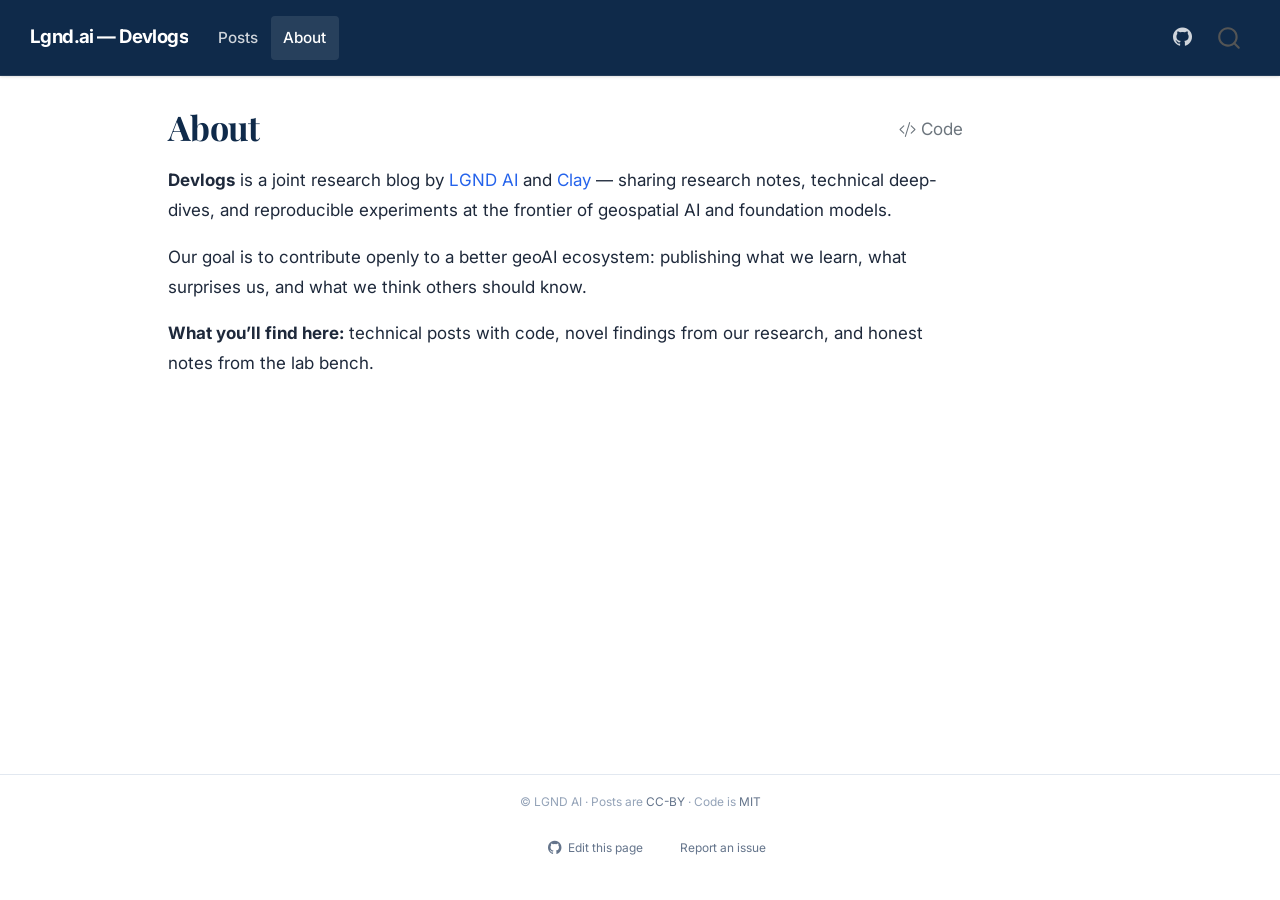
<file: about.html>
<!DOCTYPE html>
<html xmlns="http://www.w3.org/1999/xhtml" lang="en" xml:lang="en"><head>

<meta charset="utf-8">
<meta name="generator" content="quarto-1.6.42">

<meta name="viewport" content="width=device-width, initial-scale=1.0, user-scalable=yes">


<title>About – Lgnd.ai — Devlogs</title>
<style>
code{white-space: pre-wrap;}
span.smallcaps{font-variant: small-caps;}
div.columns{display: flex; gap: min(4vw, 1.5em);}
div.column{flex: auto; overflow-x: auto;}
div.hanging-indent{margin-left: 1.5em; text-indent: -1.5em;}
ul.task-list{list-style: none;}
ul.task-list li input[type="checkbox"] {
  width: 0.8em;
  margin: 0 0.8em 0.2em -1em; /* quarto-specific, see https://github.com/quarto-dev/quarto-cli/issues/4556 */ 
  vertical-align: middle;
}
/* CSS for syntax highlighting */
pre > code.sourceCode { white-space: pre; position: relative; }
pre > code.sourceCode > span { line-height: 1.25; }
pre > code.sourceCode > span:empty { height: 1.2em; }
.sourceCode { overflow: visible; }
code.sourceCode > span { color: inherit; text-decoration: inherit; }
div.sourceCode { margin: 1em 0; }
pre.sourceCode { margin: 0; }
@media screen {
div.sourceCode { overflow: auto; }
}
@media print {
pre > code.sourceCode { white-space: pre-wrap; }
pre > code.sourceCode > span { display: inline-block; text-indent: -5em; padding-left: 5em; }
}
pre.numberSource code
  { counter-reset: source-line 0; }
pre.numberSource code > span
  { position: relative; left: -4em; counter-increment: source-line; }
pre.numberSource code > span > a:first-child::before
  { content: counter(source-line);
    position: relative; left: -1em; text-align: right; vertical-align: baseline;
    border: none; display: inline-block;
    -webkit-touch-callout: none; -webkit-user-select: none;
    -khtml-user-select: none; -moz-user-select: none;
    -ms-user-select: none; user-select: none;
    padding: 0 4px; width: 4em;
  }
pre.numberSource { margin-left: 3em;  padding-left: 4px; }
div.sourceCode
  {   }
@media screen {
pre > code.sourceCode > span > a:first-child::before { text-decoration: underline; }
}
</style>


<script src="site_libs/quarto-nav/quarto-nav.js"></script>
<script src="site_libs/quarto-nav/headroom.min.js"></script>
<script src="site_libs/clipboard/clipboard.min.js"></script>
<script src="site_libs/quarto-search/autocomplete.umd.js"></script>
<script src="site_libs/quarto-search/fuse.min.js"></script>
<script src="site_libs/quarto-search/quarto-search.js"></script>
<meta name="quarto:offset" content="./">
<link href="./assets/favicon.png" rel="icon" type="image/png">
<script src="site_libs/quarto-html/quarto.js"></script>
<script src="site_libs/quarto-html/popper.min.js"></script>
<script src="site_libs/quarto-html/tippy.umd.min.js"></script>
<script src="site_libs/quarto-html/anchor.min.js"></script>
<link href="site_libs/quarto-html/tippy.css" rel="stylesheet">
<link href="site_libs/quarto-html/quarto-syntax-highlighting-de84f8d6bb715db06a919283c2d1e787.css" rel="stylesheet" id="quarto-text-highlighting-styles">
<script src="site_libs/bootstrap/bootstrap.min.js"></script>
<link href="site_libs/bootstrap/bootstrap-icons.css" rel="stylesheet">
<link href="site_libs/bootstrap/bootstrap-c905b8a6e817e458f08a5f6db4ace8e1.min.css" rel="stylesheet" append-hash="true" id="quarto-bootstrap" data-mode="light">
<script id="quarto-search-options" type="application/json">{
  "location": "navbar",
  "copy-button": false,
  "collapse-after": 3,
  "panel-placement": "end",
  "type": "overlay",
  "limit": 50,
  "keyboard-shortcut": [
    "f",
    "/",
    "s"
  ],
  "show-item-context": false,
  "language": {
    "search-no-results-text": "No results",
    "search-matching-documents-text": "matching documents",
    "search-copy-link-title": "Copy link to search",
    "search-hide-matches-text": "Hide additional matches",
    "search-more-match-text": "more match in this document",
    "search-more-matches-text": "more matches in this document",
    "search-clear-button-title": "Clear",
    "search-text-placeholder": "",
    "search-detached-cancel-button-title": "Cancel",
    "search-submit-button-title": "Submit",
    "search-label": "Search"
  }
}</script>


<link rel="stylesheet" href="styles.css">
<meta property="og:title" content="About – Lgnd.ai — Devlogs">
<meta property="og:description" content="Research notes and devlogs from LGND AI and Clay">
<meta property="og:site_name" content="Lgnd.ai — Devlogs">
<meta name="twitter:title" content="About – Lgnd.ai — Devlogs">
<meta name="twitter:description" content="Research notes and devlogs from LGND AI and Clay">
<meta name="twitter:card" content="summary_large_image">
</head>

<body class="nav-fixed">

<div id="quarto-search-results"></div>
  <header id="quarto-header" class="headroom fixed-top">
    <nav class="navbar navbar-expand-lg " data-bs-theme="dark">
      <div class="navbar-container container-fluid">
      <div class="navbar-brand-container mx-auto">
    <a class="navbar-brand" href="./index.html">
    <span class="navbar-title">Lgnd.ai — Devlogs</span>
    </a>
  </div>
            <div id="quarto-search" class="" title="Search"></div>
          <button class="navbar-toggler" type="button" data-bs-toggle="collapse" data-bs-target="#navbarCollapse" aria-controls="navbarCollapse" role="menu" aria-expanded="false" aria-label="Toggle navigation" onclick="if (window.quartoToggleHeadroom) { window.quartoToggleHeadroom(); }">
  <span class="navbar-toggler-icon"></span>
</button>
          <div class="collapse navbar-collapse" id="navbarCollapse">
            <ul class="navbar-nav navbar-nav-scroll me-auto">
  <li class="nav-item">
    <a class="nav-link" href="./index.html"> 
<span class="menu-text">Posts</span></a>
  </li>  
  <li class="nav-item">
    <a class="nav-link active" href="./about.html" aria-current="page"> 
<span class="menu-text">About</span></a>
  </li>  
</ul>
            <ul class="navbar-nav navbar-nav-scroll ms-auto">
  <li class="nav-item compact">
    <a class="nav-link" href="https://github.com/EarthLegend"> <i class="bi bi-github" role="img" aria-label="GitHub">
</i> 
<span class="menu-text"></span></a>
  </li>  
</ul>
          </div> <!-- /navcollapse -->
            <div class="quarto-navbar-tools">
</div>
      </div> <!-- /container-fluid -->
    </nav>
</header>
<!-- content -->
<div id="quarto-content" class="quarto-container page-columns page-rows-contents page-layout-article page-navbar">
<!-- sidebar -->
<!-- margin-sidebar -->
    <div id="quarto-margin-sidebar" class="sidebar margin-sidebar zindex-bottom">
        
    </div>
<!-- main -->
<main class="content" id="quarto-document-content">

<header id="title-block-header" class="quarto-title-block default">
<div class="quarto-title">
<div class="quarto-title-block"><div><h1 class="title">About</h1><button type="button" class="btn code-tools-button" id="quarto-code-tools-source"><i class="bi"></i> Code</button></div></div>
</div>



<div class="quarto-title-meta">

    
  
    
  </div>
  


</header>


<p><strong>Devlogs</strong> is a joint research blog by <a href="https://lgnd.ai">LGND AI</a> and <a href="https://madewithclay.org">Clay</a> — sharing research notes, technical deep-dives, and reproducible experiments at the frontier of geospatial AI and foundation models.</p>
<p>Our goal is to contribute openly to a better geoAI ecosystem: publishing what we learn, what surprises us, and what we think others should know.</p>
<p><strong>What you’ll find here:</strong> technical posts with code, novel findings from our research, and honest notes from the lab bench.</p>


<!-- -->


</main> <!-- /main -->
<script id="quarto-html-after-body" type="application/javascript">
window.document.addEventListener("DOMContentLoaded", function (event) {
  const toggleBodyColorMode = (bsSheetEl) => {
    const mode = bsSheetEl.getAttribute("data-mode");
    const bodyEl = window.document.querySelector("body");
    if (mode === "dark") {
      bodyEl.classList.add("quarto-dark");
      bodyEl.classList.remove("quarto-light");
    } else {
      bodyEl.classList.add("quarto-light");
      bodyEl.classList.remove("quarto-dark");
    }
  }
  const toggleBodyColorPrimary = () => {
    const bsSheetEl = window.document.querySelector("link#quarto-bootstrap");
    if (bsSheetEl) {
      toggleBodyColorMode(bsSheetEl);
    }
  }
  toggleBodyColorPrimary();  
  const icon = "";
  const anchorJS = new window.AnchorJS();
  anchorJS.options = {
    placement: 'right',
    icon: icon
  };
  anchorJS.add('.anchored');
  const isCodeAnnotation = (el) => {
    for (const clz of el.classList) {
      if (clz.startsWith('code-annotation-')) {                     
        return true;
      }
    }
    return false;
  }
  const onCopySuccess = function(e) {
    // button target
    const button = e.trigger;
    // don't keep focus
    button.blur();
    // flash "checked"
    button.classList.add('code-copy-button-checked');
    var currentTitle = button.getAttribute("title");
    button.setAttribute("title", "Copied!");
    let tooltip;
    if (window.bootstrap) {
      button.setAttribute("data-bs-toggle", "tooltip");
      button.setAttribute("data-bs-placement", "left");
      button.setAttribute("data-bs-title", "Copied!");
      tooltip = new bootstrap.Tooltip(button, 
        { trigger: "manual", 
          customClass: "code-copy-button-tooltip",
          offset: [0, -8]});
      tooltip.show();    
    }
    setTimeout(function() {
      if (tooltip) {
        tooltip.hide();
        button.removeAttribute("data-bs-title");
        button.removeAttribute("data-bs-toggle");
        button.removeAttribute("data-bs-placement");
      }
      button.setAttribute("title", currentTitle);
      button.classList.remove('code-copy-button-checked');
    }, 1000);
    // clear code selection
    e.clearSelection();
  }
  const getTextToCopy = function(trigger) {
      const codeEl = trigger.previousElementSibling.cloneNode(true);
      for (const childEl of codeEl.children) {
        if (isCodeAnnotation(childEl)) {
          childEl.remove();
        }
      }
      return codeEl.innerText;
  }
  const clipboard = new window.ClipboardJS('.code-copy-button:not([data-in-quarto-modal])', {
    text: getTextToCopy
  });
  clipboard.on('success', onCopySuccess);
  if (window.document.getElementById('quarto-embedded-source-code-modal')) {
    const clipboardModal = new window.ClipboardJS('.code-copy-button[data-in-quarto-modal]', {
      text: getTextToCopy,
      container: window.document.getElementById('quarto-embedded-source-code-modal')
    });
    clipboardModal.on('success', onCopySuccess);
  }
  const viewSource = window.document.getElementById('quarto-view-source') ||
                     window.document.getElementById('quarto-code-tools-source');
  if (viewSource) {
    const sourceUrl = viewSource.getAttribute("data-quarto-source-url");
    viewSource.addEventListener("click", function(e) {
      if (sourceUrl) {
        // rstudio viewer pane
        if (/\bcapabilities=\b/.test(window.location)) {
          window.open(sourceUrl);
        } else {
          window.location.href = sourceUrl;
        }
      } else {
        const modal = new bootstrap.Modal(document.getElementById('quarto-embedded-source-code-modal'));
        modal.show();
      }
      return false;
    });
  }
  function toggleCodeHandler(show) {
    return function(e) {
      const detailsSrc = window.document.querySelectorAll(".cell > details > .sourceCode");
      for (let i=0; i<detailsSrc.length; i++) {
        const details = detailsSrc[i].parentElement;
        if (show) {
          details.open = true;
        } else {
          details.removeAttribute("open");
        }
      }
      const cellCodeDivs = window.document.querySelectorAll(".cell > .sourceCode");
      const fromCls = show ? "hidden" : "unhidden";
      const toCls = show ? "unhidden" : "hidden";
      for (let i=0; i<cellCodeDivs.length; i++) {
        const codeDiv = cellCodeDivs[i];
        if (codeDiv.classList.contains(fromCls)) {
          codeDiv.classList.remove(fromCls);
          codeDiv.classList.add(toCls);
        } 
      }
      return false;
    }
  }
  const hideAllCode = window.document.getElementById("quarto-hide-all-code");
  if (hideAllCode) {
    hideAllCode.addEventListener("click", toggleCodeHandler(false));
  }
  const showAllCode = window.document.getElementById("quarto-show-all-code");
  if (showAllCode) {
    showAllCode.addEventListener("click", toggleCodeHandler(true));
  }
    var localhostRegex = new RegExp(/^(?:http|https):\/\/localhost\:?[0-9]*\//);
    var mailtoRegex = new RegExp(/^mailto:/);
      var filterRegex = new RegExp("https:\/\/devlogs\.lgnd\.ai\/");
    var isInternal = (href) => {
        return filterRegex.test(href) || localhostRegex.test(href) || mailtoRegex.test(href);
    }
    // Inspect non-navigation links and adorn them if external
 	var links = window.document.querySelectorAll('a[href]:not(.nav-link):not(.navbar-brand):not(.toc-action):not(.sidebar-link):not(.sidebar-item-toggle):not(.pagination-link):not(.no-external):not([aria-hidden]):not(.dropdown-item):not(.quarto-navigation-tool):not(.about-link)');
    for (var i=0; i<links.length; i++) {
      const link = links[i];
      if (!isInternal(link.href)) {
        // undo the damage that might have been done by quarto-nav.js in the case of
        // links that we want to consider external
        if (link.dataset.originalHref !== undefined) {
          link.href = link.dataset.originalHref;
        }
      }
    }
  function tippyHover(el, contentFn, onTriggerFn, onUntriggerFn) {
    const config = {
      allowHTML: true,
      maxWidth: 500,
      delay: 100,
      arrow: false,
      appendTo: function(el) {
          return el.parentElement;
      },
      interactive: true,
      interactiveBorder: 10,
      theme: 'quarto',
      placement: 'bottom-start',
    };
    if (contentFn) {
      config.content = contentFn;
    }
    if (onTriggerFn) {
      config.onTrigger = onTriggerFn;
    }
    if (onUntriggerFn) {
      config.onUntrigger = onUntriggerFn;
    }
    window.tippy(el, config); 
  }
  const noterefs = window.document.querySelectorAll('a[role="doc-noteref"]');
  for (var i=0; i<noterefs.length; i++) {
    const ref = noterefs[i];
    tippyHover(ref, function() {
      // use id or data attribute instead here
      let href = ref.getAttribute('data-footnote-href') || ref.getAttribute('href');
      try { href = new URL(href).hash; } catch {}
      const id = href.replace(/^#\/?/, "");
      const note = window.document.getElementById(id);
      if (note) {
        return note.innerHTML;
      } else {
        return "";
      }
    });
  }
  const xrefs = window.document.querySelectorAll('a.quarto-xref');
  const processXRef = (id, note) => {
    // Strip column container classes
    const stripColumnClz = (el) => {
      el.classList.remove("page-full", "page-columns");
      if (el.children) {
        for (const child of el.children) {
          stripColumnClz(child);
        }
      }
    }
    stripColumnClz(note)
    if (id === null || id.startsWith('sec-')) {
      // Special case sections, only their first couple elements
      const container = document.createElement("div");
      if (note.children && note.children.length > 2) {
        container.appendChild(note.children[0].cloneNode(true));
        for (let i = 1; i < note.children.length; i++) {
          const child = note.children[i];
          if (child.tagName === "P" && child.innerText === "") {
            continue;
          } else {
            container.appendChild(child.cloneNode(true));
            break;
          }
        }
        if (window.Quarto?.typesetMath) {
          window.Quarto.typesetMath(container);
        }
        return container.innerHTML
      } else {
        if (window.Quarto?.typesetMath) {
          window.Quarto.typesetMath(note);
        }
        return note.innerHTML;
      }
    } else {
      // Remove any anchor links if they are present
      const anchorLink = note.querySelector('a.anchorjs-link');
      if (anchorLink) {
        anchorLink.remove();
      }
      if (window.Quarto?.typesetMath) {
        window.Quarto.typesetMath(note);
      }
      if (note.classList.contains("callout")) {
        return note.outerHTML;
      } else {
        return note.innerHTML;
      }
    }
  }
  for (var i=0; i<xrefs.length; i++) {
    const xref = xrefs[i];
    tippyHover(xref, undefined, function(instance) {
      instance.disable();
      let url = xref.getAttribute('href');
      let hash = undefined; 
      if (url.startsWith('#')) {
        hash = url;
      } else {
        try { hash = new URL(url).hash; } catch {}
      }
      if (hash) {
        const id = hash.replace(/^#\/?/, "");
        const note = window.document.getElementById(id);
        if (note !== null) {
          try {
            const html = processXRef(id, note.cloneNode(true));
            instance.setContent(html);
          } finally {
            instance.enable();
            instance.show();
          }
        } else {
          // See if we can fetch this
          fetch(url.split('#')[0])
          .then(res => res.text())
          .then(html => {
            const parser = new DOMParser();
            const htmlDoc = parser.parseFromString(html, "text/html");
            const note = htmlDoc.getElementById(id);
            if (note !== null) {
              const html = processXRef(id, note);
              instance.setContent(html);
            } 
          }).finally(() => {
            instance.enable();
            instance.show();
          });
        }
      } else {
        // See if we can fetch a full url (with no hash to target)
        // This is a special case and we should probably do some content thinning / targeting
        fetch(url)
        .then(res => res.text())
        .then(html => {
          const parser = new DOMParser();
          const htmlDoc = parser.parseFromString(html, "text/html");
          const note = htmlDoc.querySelector('main.content');
          if (note !== null) {
            // This should only happen for chapter cross references
            // (since there is no id in the URL)
            // remove the first header
            if (note.children.length > 0 && note.children[0].tagName === "HEADER") {
              note.children[0].remove();
            }
            const html = processXRef(null, note);
            instance.setContent(html);
          } 
        }).finally(() => {
          instance.enable();
          instance.show();
        });
      }
    }, function(instance) {
    });
  }
      let selectedAnnoteEl;
      const selectorForAnnotation = ( cell, annotation) => {
        let cellAttr = 'data-code-cell="' + cell + '"';
        let lineAttr = 'data-code-annotation="' +  annotation + '"';
        const selector = 'span[' + cellAttr + '][' + lineAttr + ']';
        return selector;
      }
      const selectCodeLines = (annoteEl) => {
        const doc = window.document;
        const targetCell = annoteEl.getAttribute("data-target-cell");
        const targetAnnotation = annoteEl.getAttribute("data-target-annotation");
        const annoteSpan = window.document.querySelector(selectorForAnnotation(targetCell, targetAnnotation));
        const lines = annoteSpan.getAttribute("data-code-lines").split(",");
        const lineIds = lines.map((line) => {
          return targetCell + "-" + line;
        })
        let top = null;
        let height = null;
        let parent = null;
        if (lineIds.length > 0) {
            //compute the position of the single el (top and bottom and make a div)
            const el = window.document.getElementById(lineIds[0]);
            top = el.offsetTop;
            height = el.offsetHeight;
            parent = el.parentElement.parentElement;
          if (lineIds.length > 1) {
            const lastEl = window.document.getElementById(lineIds[lineIds.length - 1]);
            const bottom = lastEl.offsetTop + lastEl.offsetHeight;
            height = bottom - top;
          }
          if (top !== null && height !== null && parent !== null) {
            // cook up a div (if necessary) and position it 
            let div = window.document.getElementById("code-annotation-line-highlight");
            if (div === null) {
              div = window.document.createElement("div");
              div.setAttribute("id", "code-annotation-line-highlight");
              div.style.position = 'absolute';
              parent.appendChild(div);
            }
            div.style.top = top - 2 + "px";
            div.style.height = height + 4 + "px";
            div.style.left = 0;
            let gutterDiv = window.document.getElementById("code-annotation-line-highlight-gutter");
            if (gutterDiv === null) {
              gutterDiv = window.document.createElement("div");
              gutterDiv.setAttribute("id", "code-annotation-line-highlight-gutter");
              gutterDiv.style.position = 'absolute';
              const codeCell = window.document.getElementById(targetCell);
              const gutter = codeCell.querySelector('.code-annotation-gutter');
              gutter.appendChild(gutterDiv);
            }
            gutterDiv.style.top = top - 2 + "px";
            gutterDiv.style.height = height + 4 + "px";
          }
          selectedAnnoteEl = annoteEl;
        }
      };
      const unselectCodeLines = () => {
        const elementsIds = ["code-annotation-line-highlight", "code-annotation-line-highlight-gutter"];
        elementsIds.forEach((elId) => {
          const div = window.document.getElementById(elId);
          if (div) {
            div.remove();
          }
        });
        selectedAnnoteEl = undefined;
      };
        // Handle positioning of the toggle
    window.addEventListener(
      "resize",
      throttle(() => {
        elRect = undefined;
        if (selectedAnnoteEl) {
          selectCodeLines(selectedAnnoteEl);
        }
      }, 10)
    );
    function throttle(fn, ms) {
    let throttle = false;
    let timer;
      return (...args) => {
        if(!throttle) { // first call gets through
            fn.apply(this, args);
            throttle = true;
        } else { // all the others get throttled
            if(timer) clearTimeout(timer); // cancel #2
            timer = setTimeout(() => {
              fn.apply(this, args);
              timer = throttle = false;
            }, ms);
        }
      };
    }
      // Attach click handler to the DT
      const annoteDls = window.document.querySelectorAll('dt[data-target-cell]');
      for (const annoteDlNode of annoteDls) {
        annoteDlNode.addEventListener('click', (event) => {
          const clickedEl = event.target;
          if (clickedEl !== selectedAnnoteEl) {
            unselectCodeLines();
            const activeEl = window.document.querySelector('dt[data-target-cell].code-annotation-active');
            if (activeEl) {
              activeEl.classList.remove('code-annotation-active');
            }
            selectCodeLines(clickedEl);
            clickedEl.classList.add('code-annotation-active');
          } else {
            // Unselect the line
            unselectCodeLines();
            clickedEl.classList.remove('code-annotation-active');
          }
        });
      }
  const findCites = (el) => {
    const parentEl = el.parentElement;
    if (parentEl) {
      const cites = parentEl.dataset.cites;
      if (cites) {
        return {
          el,
          cites: cites.split(' ')
        };
      } else {
        return findCites(el.parentElement)
      }
    } else {
      return undefined;
    }
  };
  var bibliorefs = window.document.querySelectorAll('a[role="doc-biblioref"]');
  for (var i=0; i<bibliorefs.length; i++) {
    const ref = bibliorefs[i];
    const citeInfo = findCites(ref);
    if (citeInfo) {
      tippyHover(citeInfo.el, function() {
        var popup = window.document.createElement('div');
        citeInfo.cites.forEach(function(cite) {
          var citeDiv = window.document.createElement('div');
          citeDiv.classList.add('hanging-indent');
          citeDiv.classList.add('csl-entry');
          var biblioDiv = window.document.getElementById('ref-' + cite);
          if (biblioDiv) {
            citeDiv.innerHTML = biblioDiv.innerHTML;
          }
          popup.appendChild(citeDiv);
        });
        return popup.innerHTML;
      });
    }
  }
});
</script><div class="modal fade" id="quarto-embedded-source-code-modal" tabindex="-1" aria-labelledby="quarto-embedded-source-code-modal-label" aria-hidden="true"><div class="modal-dialog modal-dialog-scrollable"><div class="modal-content"><div class="modal-header"><h5 class="modal-title" id="quarto-embedded-source-code-modal-label">Source Code</h5><button class="btn-close" data-bs-dismiss="modal"></button></div><div class="modal-body"><div class="">
<div class="sourceCode" id="cb1" data-shortcodes="false"><pre class="sourceCode markdown code-with-copy"><code class="sourceCode markdown"><span id="cb1-1"><a href="#cb1-1" aria-hidden="true" tabindex="-1"></a><span class="co">---</span></span>
<span id="cb1-2"><a href="#cb1-2" aria-hidden="true" tabindex="-1"></a><span class="an">title:</span><span class="co"> "About"</span></span>
<span id="cb1-3"><a href="#cb1-3" aria-hidden="true" tabindex="-1"></a><span class="co">---</span></span>
<span id="cb1-4"><a href="#cb1-4" aria-hidden="true" tabindex="-1"></a></span>
<span id="cb1-5"><a href="#cb1-5" aria-hidden="true" tabindex="-1"></a>**Devlogs** is a joint research blog by <span class="co">[</span><span class="ot">LGND AI</span><span class="co">](https://lgnd.ai)</span> and <span class="co">[</span><span class="ot">Clay</span><span class="co">](https://madewithclay.org)</span> — sharing research notes, technical deep-dives, and reproducible experiments at the frontier of geospatial AI and foundation models.</span>
<span id="cb1-6"><a href="#cb1-6" aria-hidden="true" tabindex="-1"></a></span>
<span id="cb1-7"><a href="#cb1-7" aria-hidden="true" tabindex="-1"></a>Our goal is to contribute openly to a better geoAI ecosystem: publishing what we learn, what surprises us, and what we think others should know.</span>
<span id="cb1-8"><a href="#cb1-8" aria-hidden="true" tabindex="-1"></a></span>
<span id="cb1-9"><a href="#cb1-9" aria-hidden="true" tabindex="-1"></a>**What you'll find here:** technical posts with code, novel findings from our research, and honest notes from the lab bench.</span></code><button title="Copy to Clipboard" class="code-copy-button" data-in-quarto-modal=""><i class="bi"></i></button></pre></div>
</div></div></div></div></div>
</div> <!-- /content -->
<footer class="footer">
  <div class="nav-footer">
    <div class="nav-footer-left">
      &nbsp;
    </div>   
    <div class="nav-footer-center">
<p>© LGND AI · Posts are <a href="https://creativecommons.org/licenses/by/4.0/">CC-BY</a> · Code is <a href="https://opensource.org/licenses/MIT">MIT</a></p>
<div class="toc-actions"><ul><li><a href="https://github.com/EarthLegend/devlogs/edit/main/about.qmd" class="toc-action"><i class="bi bi-github"></i>Edit this page</a></li><li><a href="https://github.com/EarthLegend/devlogs/issues/new" class="toc-action"><i class="bi empty"></i>Report an issue</a></li></ul></div></div>
    <div class="nav-footer-right">
      &nbsp;
    </div>
  </div>
</footer>




</body></html>
</file>
<file: site_libs/quarto-html/tippy.css>
.tippy-box[data-animation=fade][data-state=hidden]{opacity:0}[data-tippy-root]{max-width:calc(100vw - 10px)}.tippy-box{position:relative;background-color:#333;color:#fff;border-radius:4px;font-size:14px;line-height:1.4;white-space:normal;outline:0;transition-property:transform,visibility,opacity}.tippy-box[data-placement^=top]>.tippy-arrow{bottom:0}.tippy-box[data-placement^=top]>.tippy-arrow:before{bottom:-7px;left:0;border-width:8px 8px 0;border-top-color:initial;transform-origin:center top}.tippy-box[data-placement^=bottom]>.tippy-arrow{top:0}.tippy-box[data-placement^=bottom]>.tippy-arrow:before{top:-7px;left:0;border-width:0 8px 8px;border-bottom-color:initial;transform-origin:center bottom}.tippy-box[data-placement^=left]>.tippy-arrow{right:0}.tippy-box[data-placement^=left]>.tippy-arrow:before{border-width:8px 0 8px 8px;border-left-color:initial;right:-7px;transform-origin:center left}.tippy-box[data-placement^=right]>.tippy-arrow{left:0}.tippy-box[data-placement^=right]>.tippy-arrow:before{left:-7px;border-width:8px 8px 8px 0;border-right-color:initial;transform-origin:center right}.tippy-box[data-inertia][data-state=visible]{transition-timing-function:cubic-bezier(.54,1.5,.38,1.11)}.tippy-arrow{width:16px;height:16px;color:#333}.tippy-arrow:before{content:"";position:absolute;border-color:transparent;border-style:solid}.tippy-content{position:relative;padding:5px 9px;z-index:1}
</file>
<file: site_libs/quarto-html/quarto-syntax-highlighting-de84f8d6bb715db06a919283c2d1e787.css>
/* quarto syntax highlight colors */
:root {
  --quarto-hl-al-color: #ff5555;
  --quarto-hl-an-color: #6a737d;
  --quarto-hl-at-color: #d73a49;
  --quarto-hl-bn-color: #005cc5;
  --quarto-hl-bu-color: #d73a49;
  --quarto-hl-ch-color: #032f62;
  --quarto-hl-co-color: #6a737d;
  --quarto-hl-cv-color: #6a737d;
  --quarto-hl-cn-color: #005cc5;
  --quarto-hl-cf-color: #d73a49;
  --quarto-hl-dt-color: #d73a49;
  --quarto-hl-dv-color: #005cc5;
  --quarto-hl-do-color: #6a737d;
  --quarto-hl-er-color: #ff5555;
  --quarto-hl-ex-color: #d73a49;
  --quarto-hl-fl-color: #005cc5;
  --quarto-hl-fu-color: #6f42c1;
  --quarto-hl-im-color: #032f62;
  --quarto-hl-in-color: #6a737d;
  --quarto-hl-kw-color: #d73a49;
  --quarto-hl-op-color: #24292e;
  --quarto-hl-pp-color: #d73a49;
  --quarto-hl-re-color: #6a737d;
  --quarto-hl-sc-color: #005cc5;
  --quarto-hl-ss-color: #032f62;
  --quarto-hl-st-color: #032f62;
  --quarto-hl-va-color: #e36209;
  --quarto-hl-vs-color: #032f62;
  --quarto-hl-wa-color: #ff5555;
}

/* other quarto variables */
:root {
  --quarto-font-monospace: SFMono-Regular, Menlo, Monaco, Consolas, "Liberation Mono", "Courier New", monospace;
}

code span.al {
  font-weight: bold;
  color: #ff5555;
}

code span.an {
  color: #6a737d;
}

code span.at {
  color: #d73a49;
}

code span.bn {
  color: #005cc5;
}

code span.bu {
  color: #d73a49;
}

code span.ch {
  color: #032f62;
}

code span.co {
  color: #6a737d;
}

code span.cv {
  color: #6a737d;
}

code span.cn {
  color: #005cc5;
}

code span.cf {
  color: #d73a49;
}

code span.dt {
  color: #d73a49;
}

code span.dv {
  color: #005cc5;
}

code span.do {
  color: #6a737d;
}

code span.er {
  color: #ff5555;
  text-decoration: underline;
}

code span.ex {
  font-weight: bold;
  color: #d73a49;
}

code span.fl {
  color: #005cc5;
}

code span.fu {
  color: #6f42c1;
}

code span.im {
  color: #032f62;
}

code span.in {
  color: #6a737d;
}

code span.kw {
  color: #d73a49;
}

pre > code.sourceCode > span {
  color: #24292e;
}

code span {
  color: #24292e;
}

code.sourceCode > span {
  color: #24292e;
}

div.sourceCode,
div.sourceCode pre.sourceCode {
  color: #24292e;
}

code span.op {
  color: #24292e;
}

code span.pp {
  color: #d73a49;
}

code span.re {
  color: #6a737d;
}

code span.sc {
  color: #005cc5;
}

code span.ss {
  color: #032f62;
}

code span.st {
  color: #032f62;
}

code span.va {
  color: #e36209;
}

code span.vs {
  color: #032f62;
}

code span.wa {
  color: #ff5555;
}

.prevent-inlining {
  content: "</";
}

/*# sourceMappingURL=5958b9b1823138480980a6d9d826fad2.css.map */
</file>
<file: styles.css>
/* LGND AI Devlogs — Enhanced Design System */

/* ============================================================
   Google Fonts
   ============================================================ */
@import url('https://fonts.googleapis.com/css2?family=Inter:wght@400;500;600;700&family=Playfair+Display:wght@600;700&family=Fira+Code:wght@400;500&display=swap');

/* ============================================================
   CSS Custom Properties (Design Tokens)
   ============================================================ */
:root {
  /* Primary palette */
  --color-primary:        #0f2a4a;   /* navy blue */
  --color-primary-light:  #1a3f6f;
  --color-accent:         #2563eb;   /* vivid blue */
  --color-accent-hover:   #1d4ed8;

  /* Neutral palette */
  --color-bg:             #ffffff;
  --color-bg-subtle:      #f8fafc;
  --color-bg-muted:       #f1f5f9;
  --color-border:         #e2e8f0;
  --color-text:           #1e293b;
  --color-text-muted:     #64748b;
  --color-text-subtle:    #94a3b8;

  /* Semantic */
  --color-code-border:    var(--color-accent);
  --color-key-result-bg:  #eff6ff;

  /* Typography */
  --font-body:            'Inter', system-ui, -apple-system, sans-serif;
  --font-heading:         'Playfair Display', Georgia, serif;
  --font-mono:            'Fira Code', 'Cascadia Code', monospace;

  /* Spacing scale */
  --space-1:  0.25rem;
  --space-2:  0.5rem;
  --space-3:  0.75rem;
  --space-4:  1rem;
  --space-6:  1.5rem;
  --space-8:  2rem;
  --space-12: 3rem;
  --space-16: 4rem;

  /* Shadows */
  --shadow-sm:  0 1px 3px rgba(0,0,0,.08), 0 1px 2px rgba(0,0,0,.06);
  --shadow-md:  0 4px 6px rgba(0,0,0,.07), 0 2px 4px rgba(0,0,0,.06);
  --shadow-lg:  0 10px 15px rgba(0,0,0,.08), 0 4px 6px rgba(0,0,0,.05);

  /* Border radius */
  --radius-sm: 4px;
  --radius-md: 8px;
  --radius-lg: 12px;

  /* Transitions */
  --transition-fast:   150ms ease;
  --transition-normal: 250ms ease;
}

/* Dark mode tokens */
@media (prefers-color-scheme: dark) {
  :root {
    --color-primary:        #1e3a5f;
    --color-primary-light:  #2a4f82;
    --color-accent:         #60a5fa;
    --color-accent-hover:   #93c5fd;

    --color-bg:             #0f172a;
    --color-bg-subtle:      #1e293b;
    --color-bg-muted:       #334155;
    --color-border:         #334155;
    --color-text:           #f1f5f9;
    --color-text-muted:     #94a3b8;
    --color-text-subtle:    #64748b;

    --color-key-result-bg:  #1e3154;

    --shadow-sm:  0 1px 3px rgba(0,0,0,.3), 0 1px 2px rgba(0,0,0,.2);
    --shadow-md:  0 4px 6px rgba(0,0,0,.3), 0 2px 4px rgba(0,0,0,.2);
    --shadow-lg:  0 10px 15px rgba(0,0,0,.4), 0 4px 6px rgba(0,0,0,.3);
  }
}

/* ============================================================
   Base Typography
   ============================================================ */
body {
  font-family: var(--font-body);
  font-size: 17px;
  line-height: 1.75;
  color: var(--color-text);
  background-color: var(--color-bg);
  -webkit-font-smoothing: antialiased;
  -moz-osx-font-smoothing: grayscale;
}

h1, h2, h3 {
  font-family: var(--font-heading);
  font-weight: 700;
  letter-spacing: -0.02em;
  color: var(--color-primary);
  line-height: 1.25;
}

h4, h5, h6 {
  font-family: var(--font-body);
  font-weight: 600;
  color: var(--color-text);
}

/* Dark mode heading color adjustment */
@media (prefers-color-scheme: dark) {
  h1, h2, h3 {
    color: var(--color-text);
  }
}

p {
  margin-bottom: var(--space-4);
}

a {
  color: var(--color-accent);
  text-decoration: underline;
  text-decoration-color: transparent;
  text-underline-offset: 3px;
  transition: text-decoration-color var(--transition-fast),
              color var(--transition-fast);
}

a:hover {
  color: var(--color-accent-hover);
  text-decoration-color: currentColor;
}

/* Focus states — WCAG AA */
a:focus-visible,
button:focus-visible,
input:focus-visible,
select:focus-visible,
textarea:focus-visible {
  outline: 2px solid var(--color-accent);
  outline-offset: 3px;
  border-radius: var(--radius-sm);
}

/* ============================================================
   Navbar
   ============================================================ */
.navbar {
  background-color: var(--color-primary) !important;
  border-bottom: 1px solid rgba(255,255,255,.08);
  box-shadow: var(--shadow-sm);
  padding-top: var(--space-3);
  padding-bottom: var(--space-3);
}

.navbar-brand {
  font-family: var(--font-body);
  font-weight: 700;
  font-size: 1.1rem;
  letter-spacing: -0.03em;
  color: #ffffff !important;
  display: flex;
  align-items: center;
  gap: var(--space-2);
}

.navbar-brand img {
  height: 28px;
  width: auto;
  object-fit: contain;
}

.navbar-nav .nav-link {
  font-size: 0.9rem;
  font-weight: 500;
  color: rgba(255,255,255,.8) !important;
  padding: var(--space-2) var(--space-3) !important;
  border-radius: var(--radius-sm);
  transition: color var(--transition-fast),
              background-color var(--transition-fast);
}

.navbar-nav .nav-link:hover,
.navbar-nav .nav-link.active {
  color: #ffffff !important;
  background-color: rgba(255,255,255,.1);
}

.navbar-toggler {
  border-color: rgba(255,255,255,.3) !important;
}

.navbar-toggler-icon {
  filter: invert(1);
}

/* ============================================================
   Post Listing Cards
   ============================================================ */
.quarto-post {
  border: 1px solid var(--color-border);
  border-radius: var(--radius-lg);
  overflow: hidden;
  transition: box-shadow var(--transition-normal),
              transform var(--transition-normal),
              border-color var(--transition-normal);
  background: var(--color-bg);
}

.quarto-post:hover {
  box-shadow: var(--shadow-lg);
  transform: translateY(-2px);
  border-color: var(--color-accent);
}

.quarto-post .thumbnail img {
  border-radius: var(--radius-md) var(--radius-md) 0 0;
  object-fit: cover;
  width: 100%;
}

.quarto-post .body {
  padding: var(--space-6);
}

.quarto-post .title {
  font-family: var(--font-heading);
  font-weight: 700;
  color: var(--color-primary);
  margin-bottom: var(--space-2);
}

@media (prefers-color-scheme: dark) {
  .quarto-post .title {
    color: var(--color-text);
  }
}

.quarto-post .description {
  color: var(--color-text-muted);
  font-size: 0.95rem;
  line-height: 1.6;
}

.quarto-post .listing-date,
.quarto-post .listing-reading-time {
  font-size: 0.82rem;
  color: var(--color-text-subtle);
  font-weight: 500;
}

/* ============================================================
   Figures & Images
   ============================================================ */
figure {
  margin: var(--space-8) auto;
}

figcaption {
  font-size: 0.85em;
  color: var(--color-text-muted);
  text-align: center;
  margin-top: var(--space-2);
  font-style: italic;
  line-height: 1.5;
}

/* ============================================================
   Code Blocks
   ============================================================ */
code, pre, kbd, samp {
  font-family: var(--font-mono);
}

pre.sourceCode {
  border-left: 3px solid var(--color-code-border);
  border-radius: 0 var(--radius-md) var(--radius-md) 0;
  font-size: 0.875em;
  background-color: var(--color-bg-subtle);
  box-shadow: var(--shadow-sm);
  overflow-x: auto;
}

code:not(pre code) {
  background-color: var(--color-bg-muted);
  padding: 0.15em 0.4em;
  border-radius: var(--radius-sm);
  font-size: 0.88em;
  color: var(--color-primary);
}

@media (prefers-color-scheme: dark) {
  code:not(pre code) {
    color: var(--color-accent);
  }
}

/* ============================================================
   Callout Boxes
   ============================================================ */
.callout {
  border-radius: var(--radius-md);
  border-width: 1px;
  box-shadow: var(--shadow-sm);
}

.callout-title {
  font-family: var(--font-body);
  font-weight: 600;
  font-size: 0.95rem;
}

/* ============================================================
   Key Result Highlight
   ============================================================ */
.key-result {
  background: var(--color-key-result-bg);
  border-left: 4px solid var(--color-accent);
  padding: var(--space-3) var(--space-4);
  margin: var(--space-6) 0;
  border-radius: 0 var(--radius-md) var(--radius-md) 0;
  font-size: 1.05em;
  box-shadow: var(--shadow-sm);
}

/* ============================================================
   Page Footer
   ============================================================ */
.nav-footer {
  font-size: 0.85em;
  color: var(--color-text-subtle);
  border-top: 1px solid var(--color-border);
  padding: var(--space-4) 0;
}

.nav-footer a {
  color: var(--color-text-muted);
}

.nav-footer a:hover {
  color: var(--color-accent);
}

/* ============================================================
   Table of Contents
   ============================================================ */
#TOC .nav-link {
  font-size: 0.875rem;
  color: var(--color-text-muted);
  padding: var(--space-1) var(--space-2);
  border-radius: var(--radius-sm);
  transition: color var(--transition-fast),
              background-color var(--transition-fast);
}

#TOC .nav-link:hover,
#TOC .nav-link.active {
  color: var(--color-accent);
  background-color: var(--color-bg-muted);
  text-decoration: none;
}

/* ============================================================
   Category / Tag Badges
   ============================================================ */
.quarto-category {
  font-size: 0.78rem;
  font-weight: 600;
  letter-spacing: 0.03em;
  text-transform: uppercase;
  padding: var(--space-1) var(--space-2);
  border-radius: var(--radius-sm);
  background-color: var(--color-bg-muted);
  color: var(--color-text-muted);
  border: 1px solid var(--color-border);
  transition: background-color var(--transition-fast),
              color var(--transition-fast);
}

.quarto-category:hover {
  background-color: var(--color-accent);
  color: #ffffff;
  border-color: var(--color-accent);
}

/* ============================================================
   Responsive Adjustments
   ============================================================ */
/* Mobile (< 576px) */
@media (max-width: 575.98px) {
  body {
    font-size: 16px;
  }

  h1 { font-size: 1.75rem; }
  h2 { font-size: 1.4rem; }
  h3 { font-size: 1.15rem; }

  .quarto-post .body {
    padding: var(--space-4);
  }

  figure {
    margin: var(--space-6) auto;
  }
}

/* Tablet (576px – 991px) */
@media (min-width: 576px) and (max-width: 991.98px) {
  body {
    font-size: 16.5px;
  }
}

/* Wide screens (≥ 1400px) */
@media (min-width: 1400px) {
  body {
    font-size: 18px;
  }
}
</file>
